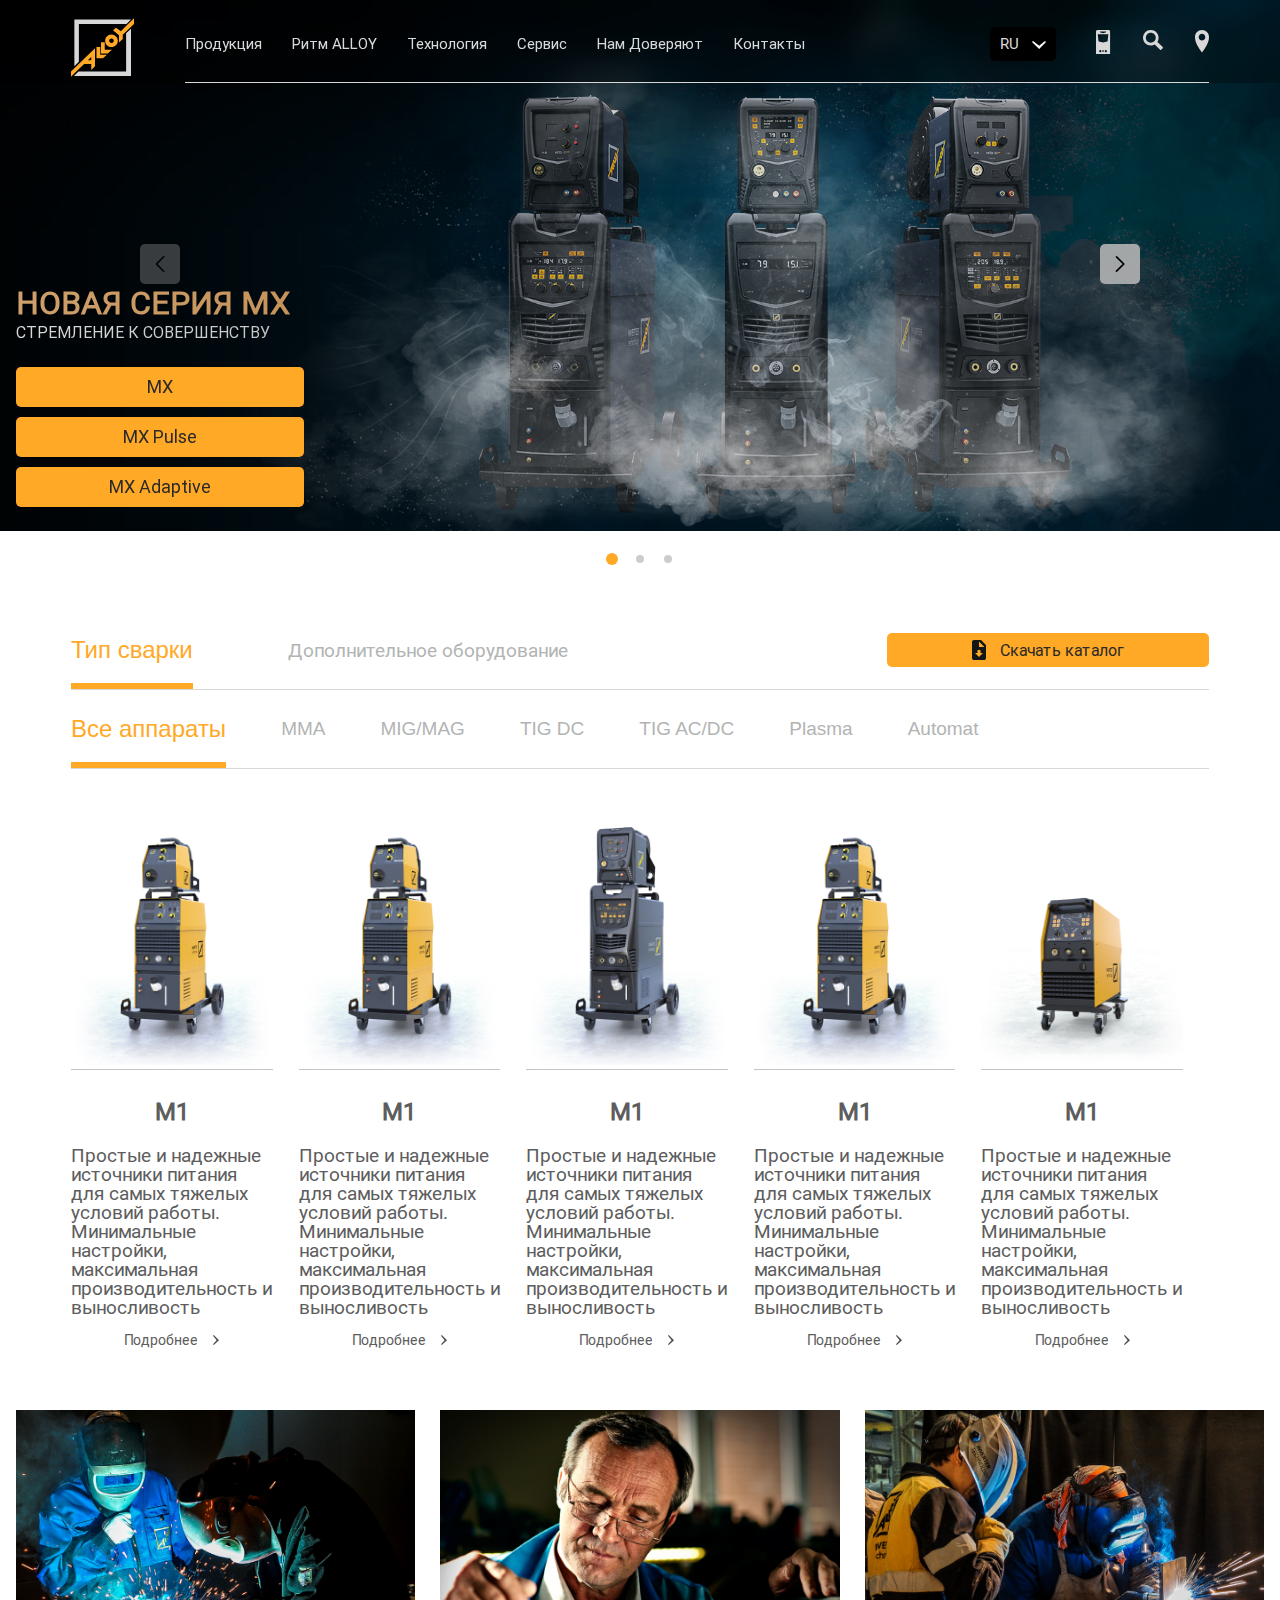
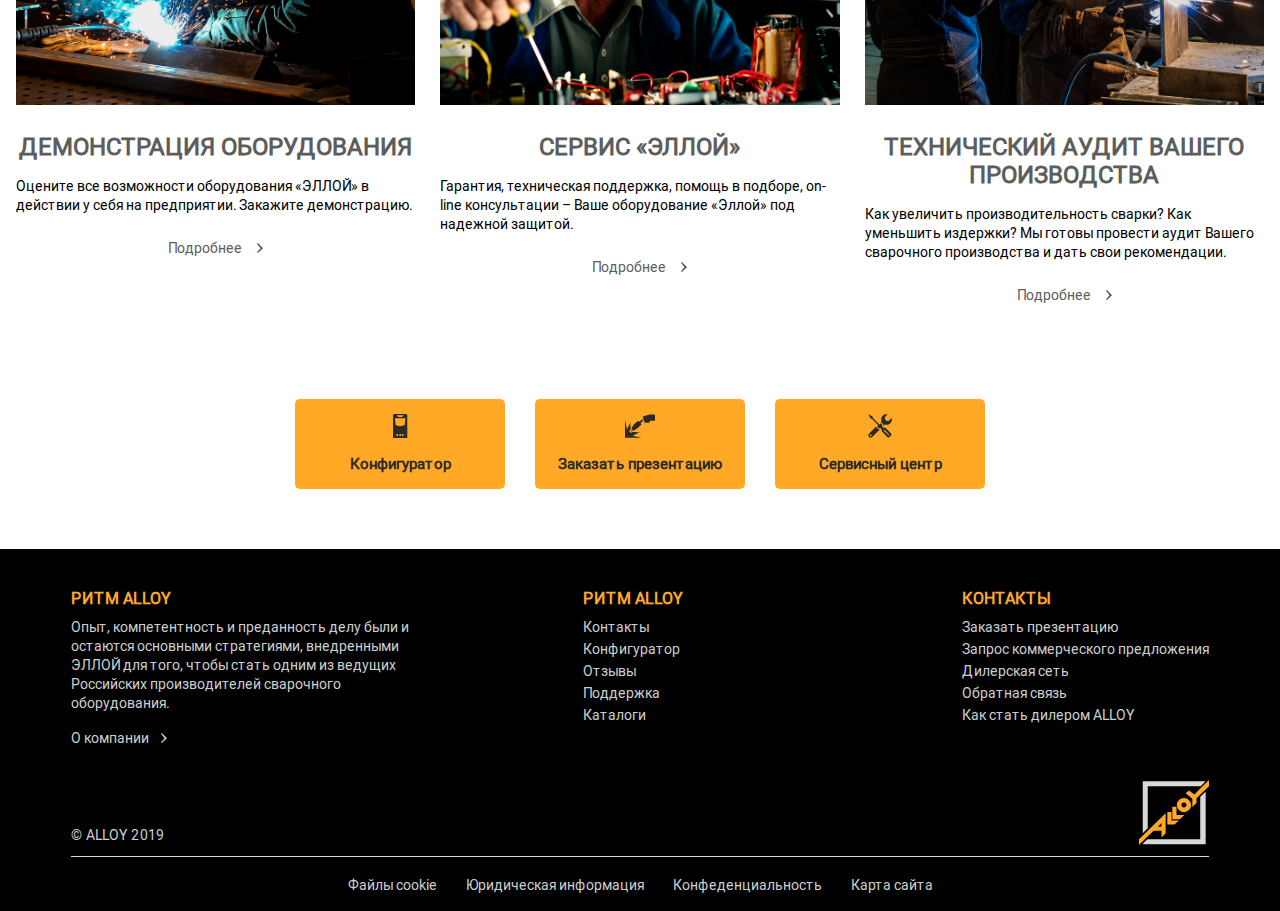
<file: index.html>
<!DOCTYPE html>
<html lang="en">
<head itemscope itemtype="http://schema.org/WPHeader">
    <meta http-equiv="Content-Type" content="text/html; charset=UTF-8" />
    <meta name="viewport" content="width=device-width, initial-scale=1.0" />
    <link rel="stylesheet" href="css/swiper.min.css" />
    <link rel="stylesheet" href="./css/main.css" />
    <title itemprop="headline">Alloy</title>
</head>
<body>

<div class="alloy-layout">

    <header class="alloy-header">
        <div class="alloy-container">
            <div class="alloy-header__wrapper">
                <div class="alloy-header__logo">
                    <img src="img/logo.svg" alt="">
                </div>
                <!--./alloy-header__logo -->
                <div class="alloy-header__nav-wrapper">
                    <div class="alloy-header__nav">
                        <ul>
                            <li>
                                <a href="#">Продукция</a>
                            </li>
                            <li>
                                <a href="./pages/rythm.html">Ритм ALLOY</a>
                            </li>
                            <li>
                                <a href="#">Технология</a>
                            </li>
                            <li>
                                <a href="#">Сервис</a>
                            </li>
                            <li>
                                <a href="#">Нам Доверяют</a>
                            </li>
                            <li>
                                <a href="#">Контакты</a>
                            </li>
                        </ul>
                    </div>
                    <!--./alloy-header__nav -->
                    <div class="alloy-header__action">
                        <div class="alloy-header__lang">
                            <span class="alloy-header__lang-main">ru</span>
                            <svg width="14" height="8" viewBox="0 0 14 8" fill="none" xmlns="http://www.w3.org/2000/svg">
                                <path d="M7.17073 8L14 1.04348L12.9756 0L7.17073 4.86957L1.02439 0L0 1.04348L7.17073 8Z" fill="white"/>
                            </svg>
                            <div class="alloy-header__lang-block">
                                <span>RU</span>
                                <span>EN</span>
                            </div>
                            <!--./alloy-header__lang-block -->

                        </div>
                        <!--./alloy-header__lang -->
                        <div class="alloy-header__action-wrapper">
                            <div class="alloy-header__device">
                                <a href="#">
                                    <svg width="15" height="24" viewBox="0 0 15 24" fill="none" xmlns="http://www.w3.org/2000/svg">
                                        <path fill-rule="evenodd" clip-rule="evenodd" d="M4.3022 20.1244C4.87109 20.1244 5.33331 20.5867 5.33331 21.1556C5.33331 21.7244 4.87109 22.1867 4.3022 22.1867C3.73331 22.1867 3.27109 21.7244 3.27109 21.1556C3.27109 20.5867 3.73331 20.1244 4.3022 20.1244ZM9.81331 20.1244C9.24442 20.1244 8.7822 20.5867 8.7822 21.1556C8.7822 21.7244 9.24442 22.1867 9.81331 22.1867C10.3822 22.1867 10.8444 21.7244 10.8444 21.1556C10.8444 20.5867 10.3822 20.1244 9.81331 20.1244ZM7.03997 20.1956C6.50664 20.1956 6.11553 20.6222 6.11553 21.12C6.11553 21.6533 6.5422 22.0444 7.03997 22.0444C7.53775 22.0444 7.96442 21.6178 7.96442 21.12C7.99997 20.6222 7.57331 20.1956 7.03997 20.1956ZM7.03997 1.38667H3.9822L4.15997 2.20444C4.19553 2.38222 4.3022 2.48889 4.47997 2.56L7.03997 3.34222L9.59998 2.56C9.77775 2.52444 9.88442 2.38222 9.91998 2.20444L10.0978 1.38667H7.03997V1.38667ZM1.56442 0C3.37775 0 5.22664 0 7.03997 0C8.85331 0 10.7022 0 12.5155 0C13.3689 0 14.08 0.711111 14.08 1.56444C14.08 8.92444 14.08 16.32 14.08 23.68C14.08 23.8578 13.9378 24 13.76 24H7.00442H0.248864C0.0710857 24 -0.0711365 23.8578 -0.0711365 23.68C-2.53607e-05 16.32 -2.53607e-05 8.96 -2.53607e-05 1.56444C-2.53607e-05 0.711111 0.711086 0 1.56442 0ZM7.03997 4.16H1.88442C1.84886 4.16 1.81331 4.16 1.77775 4.19556C1.7422 4.23111 1.7422 4.26667 1.7422 4.30222L2.48886 11.0933C2.52442 11.3067 2.66664 11.4489 2.84442 11.4844L7.07553 12.4444L7.03997 4.16ZM7.03997 4.16H12.2311C12.2666 4.16 12.3022 4.16 12.3378 4.19556C12.3733 4.23111 12.3733 4.26667 12.3733 4.30222L11.6266 11.0933C11.5911 11.3067 11.4489 11.4489 11.2711 11.4844L7.03997 12.4444" fill="#D8D8D9"/>
                                    </svg>
                                </a>
                            </div>
                            <!--./alloy-header__device -->
                            <div class="alloy-header__search">
                                <a href="#">
                                    <svg width="20" height="20" viewBox="0 0 20 20" fill="none" xmlns="http://www.w3.org/2000/svg">
                                        <path d="M4.25963 11.359C5.15213 12.2515 6.40974 12.8195 7.78905 12.8195C9.16836 12.8195 10.426 12.2515 11.3185 11.359C12.211 10.4665 12.7789 9.20893 12.7789 7.82961C12.7789 6.4503 12.211 5.1927 11.3185 4.3002C10.426 3.40771 9.16836 2.83976 7.78905 2.83976C6.40974 2.83976 5.15213 3.40771 4.25963 4.3002C3.36714 5.1927 2.79919 6.4503 2.79919 7.82961C2.79919 9.20893 3.36714 10.426 4.25963 11.359ZM7.78905 15.6187C5.63895 15.6187 3.69168 14.7262 2.27181 13.3469C0.892495 11.927 0 9.93915 0 7.78905C0 5.63895 0.892495 3.69168 2.27181 2.27181C3.69168 0.892495 5.63895 0 7.78905 0C9.93915 0 11.8864 0.892495 13.3063 2.27181C14.7262 3.69168 15.5781 5.63895 15.5781 7.78905C15.5781 9.29006 15.1724 10.6694 14.4422 11.8864L19.716 17.1197C20 17.4037 20 17.8905 19.716 18.1744L18.1339 19.7566C17.8499 20.0406 17.3631 20.0406 17.0791 19.7566L11.8053 14.5233C10.6288 15.213 9.24949 15.6187 7.78905 15.6187Z" fill="#D8D8D9"/>
                                    </svg>
                                </a>
                                <div class="alloy-header__search-block">
                                    <input type="text" placeholder="Search...">

                                    <svg viewBox="0 0 32 32" xmlns="http://www.w3.org/2000/svg"><defs><style>.cls-1{fill:none;stroke:#fff;stroke-linecap:round;stroke-linejoin:round;stroke-width:2px;}</style></defs><g id="cross"><line class="cls-1" x1="7" x2="25" y1="7" y2="25"/><line class="cls-1" x1="7" x2="25" y1="25" y2="7"/></g></svg>
                                </div>
                                <!--./alloy-header__search-block -->
                            </div>
                            <!--./alloy-header__search -->
                            <div class="alloy-header__geo">
                                <a href="#">
                                    <svg width="14" height="23" viewBox="0 0 14 23" fill="none" xmlns="http://www.w3.org/2000/svg">
                                        <path fill-rule="evenodd" clip-rule="evenodd" d="M7 10.466C5.16505 10.466 3.70388 8.97087 3.70388 7.1699C3.70388 5.33495 5.19903 3.87379 7 3.87379C8.83495 3.87379 10.2961 5.36893 10.2961 7.1699C10.2961 8.97087 8.83495 10.466 7 10.466ZM0 7C0 3.12621 3.12621 0 7 0C10.8738 0 14 3.12621 14 7C14 12.7427 10.3641 17.9078 7 22.4272C3.63592 17.9417 0 12.7427 0 7Z" fill="#D8D8D9"/>
                                    </svg>
                                </a>
                            </div>
                            <!--./alloy-header__geo -->
                        </div>
                        <!--./alloy-header__action-wrapper -->
                        <div class="alloy-header__toggler">
                            <button>
                                <svg class="alloy-icon alloy-open alloy-active" width="24" height="14" viewBox="0 0 24 14" fill="none" xmlns="http://www.w3.org/2000/svg">
                                    <rect width="24" height="2" fill="#FFA926"/>
                                    <rect y="6" width="24" height="2" fill="#FFA926"/>
                                    <rect y="12" width="24" height="2" fill="#FFA926"/>
                                </svg>
                                <svg class="alloy-icon alloy-close" viewBox="0 0 32 32" xmlns="http://www.w3.org/2000/svg"><defs><style>.cls-1{fill:none;stroke:#FFA926;stroke-linecap:round;stroke-linejoin:round;stroke-width:2px;}</style></defs><g id="cross"><line class="cls-1" x1="7" x2="25" y1="7" y2="25"/><line class="cls-1" x1="7" x2="25" y1="25" y2="7"/></g></svg>
                            </button>
                        </div>
                        <!--./alloy-header__toggler -->
                    </div>
                    <!--./alloy-header__action -->
                </div>
                <!--./alloy-header__nav-wrapper -->
            </div>
            <!--./alloy-header__wrapper -->
        </div>
        <!--./alloy-container -->
    </header>
    <!--./alloy-header -->
    <main class="alloy-main">
        <section class="alloy-first-screen">
            <div class="swiper alloy-main-slider">
                <div class="swiper-wrapper">
                    <div class="alloy-main-slider__slide swiper-slide">
                        <picture>
                            <source media="(min-width:768px)" srcset="img/main-slide-1-desktop.png">
                            <source media="(min-width:768px)" srcset="img/main-slide-1-mobile.png">
                            <img src="img/main-slide-1-mobile.png" alt="">
                        </picture>
                        <div class="alloy-container-full">
                            <div class="alloy-first-screen-content">
                                <h1 class="gradient-title">Новая серия mx</h1>
                                <p class="gradient-subtitle">Стремление к совершенству</p>
                                <a class="bck-btn-primary" href="#">MX</a>
                                <a class="bck-btn-primary" href="#">MX Pulse</a>
                                <a class="bck-btn-primary" href="#">MX Adaptive</a>
                            </div>
                            <!--./alloy-first-screen-content -->
                        </div>
                        <!--./alloy-container -->
                    </div>
                    <!--./alloy-main-slider__slide -->
                    <div class="alloy-main-slider__slide swiper-slide">
                        <picture>
                            <source media="(min-width:650px)" srcset="img/main-slide-1-desktop.png">
                            <source media="(min-width:465px)" srcset="img/main-slide-1-mobile.png">
                            <img src="img/main-slide-1-mobile.png" alt="Flowers" style="width:auto;">
                        </picture>
                        <div class="alloy-container-full">
                            <div class="alloy-first-screen-content">
                                <h1 class="gradient-title">Новая серия mx</h1>
                                <p class="gradient-subtitle">Стремление к совершенству</p>
                                <a class="bck-btn-primary" href="#">MX</a>
                                <a class="bck-btn-primary" href="#">MX Pulse</a>
                                <a class="bck-btn-primary" href="#">MX Adaptive</a>
                            </div>
                            <!--./alloy-first-screen-content -->
                        </div>
                        <!--./alloy-container -->
                    </div>
                    <!--./alloy-main-slider__slide -->
                    <div class="alloy-main-slider__slide swiper-slide">
                        <picture>
                            <source media="(min-width:650px)" srcset="img/main-slide-1-desktop.png">
                            <source media="(min-width:465px)" srcset="img/main-slide-1-mobile.png">
                            <img src="img/main-slide-1-mobile.png" alt="Flowers" style="width:auto;">
                        </picture>
                        <div class="alloy-container-full">
                            <div class="alloy-first-screen-content">
                                <h1 class="gradient-title">Новая серия mx</h1>
                                <p class="gradient-subtitle">Стремление к совершенству</p>
                                <a class="bck-btn-primary" href="#">MX</a>
                                <a class="bck-btn-primary" href="#">MX Pulse</a>
                                <a class="bck-btn-primary" href="#">MX Adaptive</a>
                            </div>
                            <!--./alloy-first-screen-content -->
                        </div>
                        <!--./alloy-container -->
                    </div>
                    <!--./alloy-main-slider__slide -->
                </div>
                <div class="swiper-pagination alloy-main-slider__pagination"></div>
                <div class="alloy-main-slider__arrows">
                    <div class="swiper-button-next alloy-main-slider__btn alloy-main-slider__next"></div>
                    <div class="swiper-button-prev alloy-main-slider__btn alloy-main-slider__prev"></div>
                </div>
                <!--./test -->

            </div>
        </section>
        <!--./alloy-first-screen -->
        <section class="alloy-devices">
            <div class="alloy-container">
                <div class="tab">
                    <ul class="tab-nav alloy-devices__tab-top">
                        <li class="tab-nav-item active"><a class="tab-nav-link alloy-devices__nav-link c-font-grey" href="#">Тип сварки</a></li>
                        <li class="tab-nav-item"><a class="tab-nav-link alloy-devices__nav-link c-font-grey" href="#">Дополнительное оборудование</a></li>
                        <li class="alloy-devices__nav-catalog alloy-devices__nav-catalog-desktop">
                            <a href="#">
                                <svg width="14" height="20" viewBox="0 0 14 20" fill="none" xmlns="http://www.w3.org/2000/svg">
                                    <path fill-rule="evenodd" clip-rule="evenodd" d="M7 10H5.48408V13.0045H3.03185L7 16.9955L10.9682 13.0045H8.51592V10H7ZM7 1.56951V7.04036H12.4395L7 1.56951ZM0 17.8924V2.10762C0 0.941704 0.936306 0 2.09554 0H9.00637L14 5.02242V17.8924C14 19.0583 13.0637 20 11.9045 20H2.09554C0.936306 20 0 19.0583 0 17.8924Z" fill="#141515"/>
                                </svg>
                                <span class="c-font-btn">Скачать каталог</span>
                            </a>
                        </li>
                    </ul>
                    <div class="tab-body">
                        <div class="tab-pane active">
                            <div class="tab">
                                <ul class="tab-nav alloy-devices__tab-nav-inner">
                                    <li class="tab-nav-item active"><a class="tab-nav-link alloy-devices__nav-link c-font-grey" href="#">Все аппараты</a></li>
                                    <li class="tab-nav-item"><a class="tab-nav-link alloy-devices__nav-link c-font-grey" href="#">MMA</a></li>
                                    <li class="tab-nav-item"><a class="tab-nav-link alloy-devices__nav-link c-font-grey" href="#">MIG/MAG</a></li>
                                    <li class="tab-nav-item"><a class="tab-nav-link alloy-devices__nav-link c-font-grey" href="#">TIG DC</a></li>
                                    <li class="tab-nav-item"><a class="tab-nav-link alloy-devices__nav-link c-font-grey" href="#">TIG AC/DC</a></li>
                                    <li class="tab-nav-item"><a class="tab-nav-link alloy-devices__nav-link c-font-grey" href="#">Plasma</a></li>
                                    <li class="tab-nav-item"><a class="tab-nav-link alloy-devices__nav-link c-font-grey" href="#">Automat</a></li>
                                </ul>
                                <div class="tab-body">
                                    <div class="tab-pane active">
                                        <div class="alloy-devices__blocks">
                                            <div class="alloy-devices__block">
                                                <div class="alloy-devices__block-img">
                                                    <img src="img/devices-1.png" alt="">
                                                </div>
                                                <!--./alloy-devices__block-img -->
                                                <div class="alloy-devices__block-content">
                                                    <div class="alloy-devices__content-title">
                                                        <h2 class="alloy-title c-font-black">M1</h2>
                                                    </div>
                                                    <!--./alloy-devices__content-title -->
                                                    <div class="alloy-devices__content-text">
                                                        <p class="alloy-font c-font-black">Простые и надежные источники питания для самых тяжелых условий работы. Минимальные настройки, максимальная производительность и выносливость</p>
                                                    </div>
                                                    <!--./alloy-devices__content-text -->
                                                    <div class="alloy-devices__content-link">
                                                        <a class="alloy-font c-font-black" href="#">Подробнее
                                                            <svg width="6" height="10" viewBox="0 0 6 10" fill="none" xmlns="http://www.w3.org/2000/svg">
                                                                <path d="M6 5.2L0.8 0L0 0.8L3.6 5.2L0 9.2L0.8 10L6 5.2Z" fill="#4E4E4D"/>
                                                            </svg>
                                                        </a>
                                                    </div>
                                                    <!--./alloy-devices__content-link -->
                                                </div>
                                                <!--./alloy-devices__block-content -->
                                            </div>
                                            <!--./alloy-devices__block -->
                                            <div class="alloy-devices__block">
                                                <div class="alloy-devices__block-img">
                                                    <img src="img/devices-1.png" alt="">
                                                </div>
                                                <!--./alloy-devices__block-img -->
                                                <div class="alloy-devices__block-content">
                                                    <div class="alloy-devices__content-title">
                                                        <h2 class="alloy-title c-font-black">M1</h2>
                                                    </div>
                                                    <!--./alloy-devices__content-title -->
                                                    <div class="alloy-devices__content-text">
                                                        <p class="alloy-font c-font-black">Простые и надежные источники питания для самых тяжелых условий работы. Минимальные настройки, максимальная производительность и выносливость</p>
                                                    </div>
                                                    <!--./alloy-devices__content-text -->
                                                    <div class="alloy-devices__content-link">
                                                        <a class="alloy-font c-font-black" href="#">Подробнее
                                                            <svg width="6" height="10" viewBox="0 0 6 10" fill="none" xmlns="http://www.w3.org/2000/svg">
                                                                <path d="M6 5.2L0.8 0L0 0.8L3.6 5.2L0 9.2L0.8 10L6 5.2Z" fill="#4E4E4D"/>
                                                            </svg>
                                                        </a>
                                                    </div>
                                                    <!--./alloy-devices__content-link -->
                                                </div>
                                                <!--./alloy-devices__block-content -->
                                            </div>
                                            <!--./alloy-devices__block -->
                                            <div class="alloy-devices__block">
                                                <div class="alloy-devices__block-img">
                                                    <img src="img/devices-2.png" alt="">
                                                </div>
                                                <!--./alloy-devices__block-img -->
                                                <div class="alloy-devices__block-content">
                                                    <div class="alloy-devices__content-title">
                                                        <h2 class="alloy-title c-font-black">M1</h2>
                                                    </div>
                                                    <!--./alloy-devices__content-title -->
                                                    <div class="alloy-devices__content-text">
                                                        <p class="alloy-font c-font-black">Простые и надежные источники питания для самых тяжелых условий работы. Минимальные настройки, максимальная производительность и выносливость</p>
                                                    </div>
                                                    <!--./alloy-devices__content-text -->
                                                    <div class="alloy-devices__content-link">
                                                        <a class="alloy-font c-font-black" href="#">Подробнее
                                                            <svg width="6" height="10" viewBox="0 0 6 10" fill="none" xmlns="http://www.w3.org/2000/svg">
                                                                <path d="M6 5.2L0.8 0L0 0.8L3.6 5.2L0 9.2L0.8 10L6 5.2Z" fill="#4E4E4D"/>
                                                            </svg>
                                                        </a>
                                                    </div>
                                                    <!--./alloy-devices__content-link -->
                                                </div>
                                                <!--./alloy-devices__block-content -->
                                            </div>
                                            <!--./alloy-devices__block -->
                                            <div class="alloy-devices__block">
                                                <div class="alloy-devices__block-img">
                                                    <img src="img/devices-1.png" alt="">
                                                </div>
                                                <!--./alloy-devices__block-img -->
                                                <div class="alloy-devices__block-content">
                                                    <div class="alloy-devices__content-title">
                                                        <h2 class="alloy-title c-font-black">M1</h2>
                                                    </div>
                                                    <!--./alloy-devices__content-title -->
                                                    <div class="alloy-devices__content-text">
                                                        <p class="alloy-font c-font-black">Простые и надежные источники питания для самых тяжелых условий работы. Минимальные настройки, максимальная производительность и выносливость</p>
                                                    </div>
                                                    <!--./alloy-devices__content-text -->
                                                    <div class="alloy-devices__content-link">
                                                        <a class="alloy-font c-font-black" href="#">Подробнее
                                                            <svg width="6" height="10" viewBox="0 0 6 10" fill="none" xmlns="http://www.w3.org/2000/svg">
                                                                <path d="M6 5.2L0.8 0L0 0.8L3.6 5.2L0 9.2L0.8 10L6 5.2Z" fill="#4E4E4D"/>
                                                            </svg>
                                                        </a>
                                                    </div>
                                                    <!--./alloy-devices__content-link -->
                                                </div>
                                                <!--./alloy-devices__block-content -->
                                            </div>
                                            <!--./alloy-devices__block -->
                                            <div class="alloy-devices__block">
                                                <div class="alloy-devices__block-img">
                                                    <img src="img/devices-3.png" alt="">
                                                </div>
                                                <!--./alloy-devices__block-img -->
                                                <div class="alloy-devices__block-content">
                                                    <div class="alloy-devices__content-title">
                                                        <h2 class="alloy-title c-font-black">M1</h2>
                                                    </div>
                                                    <!--./alloy-devices__content-title -->
                                                    <div class="alloy-devices__content-text">
                                                        <p class="alloy-font c-font-black">Простые и надежные источники питания для самых тяжелых условий работы. Минимальные настройки, максимальная производительность и выносливость</p>
                                                    </div>
                                                    <!--./alloy-devices__content-text -->
                                                    <div class="alloy-devices__content-link">
                                                        <a class="alloy-font c-font-black" href="#">Подробнее
                                                            <svg width="6" height="10" viewBox="0 0 6 10" fill="none" xmlns="http://www.w3.org/2000/svg">
                                                                <path d="M6 5.2L0.8 0L0 0.8L3.6 5.2L0 9.2L0.8 10L6 5.2Z" fill="#4E4E4D"/>
                                                            </svg>
                                                        </a>
                                                    </div>
                                                    <!--./alloy-devices__content-link -->
                                                </div>
                                                <!--./alloy-devices__block-content -->
                                            </div>
                                            <!--./alloy-devices__block -->
                                        </div>
                                        <!--./alloy-devices__blocks -->
                                    </div>
                                    <div class="tab-pane"><p class="alloy-font">какой-то контент1</p></div>
                                    <div class="tab-pane"><p class="alloy-font">какой-то контент2</p></div>
                                    <div class="tab-pane"><p class="alloy-font">какой-то контент3</p></div>
                                    <div class="tab-pane"><p class="alloy-font">какой-то контент4</p></div>
                                    <div class="tab-pane"><p class="alloy-font">какой-то контент5</p></div>
                                </div>
                            </div>
                        </div>
                        <div class="tab-pane">
                            <div class="alloy-devices__blocks">
                                <div class="alloy-devices__block">
                                    <div class="alloy-devices__block-img">
                                        <img src="img/devices-1.png" alt="">
                                    </div>
                                    <!--./alloy-devices__block-img -->
                                    <div class="alloy-devices__block-content">
                                        <div class="alloy-devices__content-title">
                                            <h2 class="alloy-title">M1</h2>
                                        </div>
                                        <!--./alloy-devices__content-title -->
                                        <div class="alloy-devices__content-text">
                                            <p class="alloy-font">Простые и надежные источники питания для самых тяжелых условий работы. Минимальные настройки, максимальная производительность и выносливость</p>
                                        </div>
                                        <!--./alloy-devices__content-text -->
                                        <div class="alloy-devices__content-link">
                                            <a class="alloy-font c-font-black" href="#">Подробнее
                                                <svg width="6" height="10" viewBox="0 0 6 10" fill="none" xmlns="http://www.w3.org/2000/svg">
                                                    <path d="M6 5.2L0.8 0L0 0.8L3.6 5.2L0 9.2L0.8 10L6 5.2Z" fill="#4E4E4D"/>
                                                </svg>
                                            </a>
                                        </div>
                                        <!--./alloy-devices__content-link -->
                                    </div>
                                    <!--./alloy-devices__block-content -->
                                </div>
                                <!--./alloy-devices__block -->
                                <div class="alloy-devices__block">
                                    <div class="alloy-devices__block-img">
                                        <img src="img/devices-1.png" alt="">
                                    </div>
                                    <!--./alloy-devices__block-img -->
                                    <div class="alloy-devices__block-content">
                                        <div class="alloy-devices__content-title">
                                            <h2 class="alloy-title">M1</h2>
                                        </div>
                                        <!--./alloy-devices__content-title -->
                                        <div class="alloy-devices__content-text">
                                            <p class="alloy-font">Простые и надежные источники питания для самых тяжелых условий работы. Минимальные настройки, максимальная производительность и выносливость</p>
                                        </div>
                                        <!--./alloy-devices__content-text -->
                                        <div class="alloy-devices__content-link">
                                            <a class="alloy-font c-font-black" href="#">Подробнее
                                                <svg width="6" height="10" viewBox="0 0 6 10" fill="none" xmlns="http://www.w3.org/2000/svg">
                                                    <path d="M6 5.2L0.8 0L0 0.8L3.6 5.2L0 9.2L0.8 10L6 5.2Z" fill="#4E4E4D"/>
                                                </svg>
                                            </a>
                                        </div>
                                        <!--./alloy-devices__content-link -->
                                    </div>
                                    <!--./alloy-devices__block-content -->
                                </div>
                                <!--./alloy-devices__block -->
                                <div class="alloy-devices__block">
                                    <div class="alloy-devices__block-img">
                                        <img src="img/devices-2.png" alt="">
                                    </div>
                                    <!--./alloy-devices__block-img -->
                                    <div class="alloy-devices__block-content">
                                        <div class="alloy-devices__content-title">
                                            <h2 class="alloy-title">M1</h2>
                                        </div>
                                        <!--./alloy-devices__content-title -->
                                        <div class="alloy-devices__content-text">
                                            <p class="alloy-font">Простые и надежные источники питания для самых тяжелых условий работы. Минимальные настройки, максимальная производительность и выносливость</p>
                                        </div>
                                        <!--./alloy-devices__content-text -->
                                        <div class="alloy-devices__content-link">
                                            <a class="alloy-font c-font-black" href="#">Подробнее
                                                <svg width="6" height="10" viewBox="0 0 6 10" fill="none" xmlns="http://www.w3.org/2000/svg">
                                                    <path d="M6 5.2L0.8 0L0 0.8L3.6 5.2L0 9.2L0.8 10L6 5.2Z" fill="#4E4E4D"/>
                                                </svg>
                                            </a>
                                        </div>
                                        <!--./alloy-devices__content-link -->
                                    </div>
                                    <!--./alloy-devices__block-content -->
                                </div>
                                <!--./alloy-devices__block -->
                                <div class="alloy-devices__block">
                                    <div class="alloy-devices__block-img">
                                        <img src="img/devices-1.png" alt="">
                                    </div>
                                    <!--./alloy-devices__block-img -->
                                    <div class="alloy-devices__block-content">
                                        <div class="alloy-devices__content-title">
                                            <h2 class="alloy-title">M1</h2>
                                        </div>
                                        <!--./alloy-devices__content-title -->
                                        <div class="alloy-devices__content-text">
                                            <p class="alloy-font">Простые и надежные источники питания для самых тяжелых условий работы. Минимальные настройки, максимальная производительность и выносливость</p>
                                        </div>
                                        <!--./alloy-devices__content-text -->
                                        <div class="alloy-devices__content-link">
                                            <a class="alloy-font c-font-black" href="#">Подробнее
                                                <svg width="6" height="10" viewBox="0 0 6 10" fill="none" xmlns="http://www.w3.org/2000/svg">
                                                    <path d="M6 5.2L0.8 0L0 0.8L3.6 5.2L0 9.2L0.8 10L6 5.2Z" fill="#4E4E4D"/>
                                                </svg>
                                            </a>
                                        </div>
                                        <!--./alloy-devices__content-link -->
                                    </div>
                                    <!--./alloy-devices__block-content -->
                                </div>
                                <!--./alloy-devices__block -->
                                <div class="alloy-devices__block">
                                    <div class="alloy-devices__block-img">
                                        <img src="img/devices-3.png" alt="">
                                    </div>
                                    <!--./alloy-devices__block-img -->
                                    <div class="alloy-devices__block-content">
                                        <div class="alloy-devices__content-title">
                                            <h2 class="alloy-title">M1</h2>
                                        </div>
                                        <!--./alloy-devices__content-title -->
                                        <div class="alloy-devices__content-text">
                                            <p class="alloy-font">Простые и надежные источники питания для самых тяжелых условий работы. Минимальные настройки, максимальная производительность и выносливость</p>
                                        </div>
                                        <!--./alloy-devices__content-text -->
                                        <div class="alloy-devices__content-link">
                                            <a class="alloy-font c-font-black" href="#">Подробнее
                                                <svg width="6" height="10" viewBox="0 0 6 10" fill="none" xmlns="http://www.w3.org/2000/svg">
                                                    <path d="M6 5.2L0.8 0L0 0.8L3.6 5.2L0 9.2L0.8 10L6 5.2Z" fill="#4E4E4D"/>
                                                </svg>
                                            </a>
                                        </div>
                                        <!--./alloy-devices__content-link -->
                                    </div>
                                    <!--./alloy-devices__block-content -->
                                </div>
                                <!--./alloy-devices__block -->
                            </div>
                            <!--./alloy-devices__blocks -->
                        </div>
                    </div>
                </div>
                <div class="alloy-devices__nav-catalog alloy-devices__nav-catalog-mobile">
                    <a href="#">
                        <svg width="14" height="20" viewBox="0 0 14 20" fill="none" xmlns="http://www.w3.org/2000/svg">
                            <path fill-rule="evenodd" clip-rule="evenodd" d="M7 10H5.48408V13.0045H3.03185L7 16.9955L10.9682 13.0045H8.51592V10H7ZM7 1.56951V7.04036H12.4395L7 1.56951ZM0 17.8924V2.10762C0 0.941704 0.936306 0 2.09554 0H9.00637L14 5.02242V17.8924C14 19.0583 13.0637 20 11.9045 20H2.09554C0.936306 20 0 19.0583 0 17.8924Z" fill="#141515"/>
                        </svg>
                        <span class="c-font-btn">Скачать каталог</span>
                    </a>
                </div>
            </div>
            <!--./alloy-container -->
            <script>
                // Tabs

            </script>
        </section>
        <!--./alloy-catalog -->
        
        <section class="alloy-offer">
            <div class="alloy-container-full">
                <div class="alloy-offer__wrapper">
                    <div class="alloy-offer__blocks">
                        <div class="alloy-offer__block">
                            <div class="alloy-offer__block-img">
                                <img src="img/offer-1.png" alt="">
                            </div>
                            <!--./alloy-offer__block-img -->
                            <div class="alloy-offer__block-content">
                                <div class="alloy-offer__content-title">
                                    <h2>ДЕМОНСТРАЦИЯ ОБОРУДОВАНИЯ</h2>
                                </div>
                                <!--./alloy-offer__content-title -->
                                <div class="alloy-offer__content-text">
                                    <p class="alloy-font">Оцените все возможности оборудования «ЭЛЛОЙ» в действии у себя на предприятии. Закажите демонстрацию.</p>
                                </div>
                                <!--./alloy-offer__content-text -->
                                <div class="alloy-offer__content-link">
                                    <a class="alloy-font c-font-black" href="#">Подробнее
                                        <svg width="6" height="10" viewBox="0 0 6 10" fill="none" xmlns="http://www.w3.org/2000/svg">
                                            <path d="M6 5.2L0.8 0L0 0.8L3.6 5.2L0 9.2L0.8 10L6 5.2Z" fill="#4E4E4D"/>
                                        </svg>
                                    </a>
                                </div>
                                <!--./alloy-offer__content-link -->
                            </div>
                            <!--./alloy-offer__block-content -->
                        </div>
                        <!--./alloy-offer__block -->
                        <div class="alloy-offer__block">
                            <div class="alloy-offer__block-img">
                                <img src="img/offer-2.png" alt="">
                            </div>
                            <!--./alloy-offer__block-img -->
                            <div class="alloy-offer__block-content">
                                <div class="alloy-offer__content-title">
                                    <h2>СЕРВИС «ЭЛЛОЙ»</h2>
                                </div>
                                <!--./alloy-offer__content-title -->
                                <div class="alloy-offer__content-text">
                                    <p class="alloy-font">Гарантия, техническая поддержка, помощь в подборе, on-line консультации – Ваше оборудование «Эллой» под надежной защитой.</p>
                                </div>
                                <!--./alloy-offer__content-text -->
                                <div class="alloy-offer__content-link">
                                    <a class="alloy-font c-font-black" href="#">Подробнее
                                        <svg width="6" height="10" viewBox="0 0 6 10" fill="none" xmlns="http://www.w3.org/2000/svg">
                                            <path d="M6 5.2L0.8 0L0 0.8L3.6 5.2L0 9.2L0.8 10L6 5.2Z" fill="#4E4E4D"/>
                                        </svg>
                                    </a>
                                </div>
                                <!--./alloy-offer__content-link -->
                            </div>
                            <!--./alloy-offer__block-content -->
                        </div>
                        <!--./alloy-offer__block -->
                        <div class="alloy-offer__block">
                            <div class="alloy-offer__block-img">
                                <img src="img/offer-3.png" alt="">
                            </div>
                            <!--./alloy-offer__block-img -->
                            <div class="alloy-offer__block-content">
                                <div class="alloy-offer__content-title">
                                    <h2>ТЕХНИЧЕСКИЙ АУДИТ ВАШЕГО ПРОИЗВОДСТВА</h2>
                                </div>
                                <!--./alloy-offer__content-title -->
                                <div class="alloy-offer__content-text">
                                    <p class="alloy-font">Как увеличить производительность сварки? Как уменьшить издержки? Мы готовы провести аудит Вашего сварочного производства и дать свои рекомендации.</p>
                                </div>
                                <!--./alloy-offer__content-text -->
                                <div class="alloy-offer__content-link">
                                    <a class="alloy-font c-font-black" href="#">Подробнее
                                        <svg width="6" height="10" viewBox="0 0 6 10" fill="none" xmlns="http://www.w3.org/2000/svg">
                                            <path d="M6 5.2L0.8 0L0 0.8L3.6 5.2L0 9.2L0.8 10L6 5.2Z" fill="#4E4E4D"/>
                                        </svg>
                                    </a>
                                </div>
                                <!--./alloy-offer__content-link -->
                            </div>
                            <!--./alloy-offer__block-content -->
                        </div>
                        <!--./alloy-offer__block -->
                    </div>
                    <!--./alloy-offer__blocks -->
                    <div class="alloy-offer__nav">
                        <a href="#">
                            <svg width="18" height="31" viewBox="0 0 18 31" fill="none" xmlns="http://www.w3.org/2000/svg">
                                <path fill-rule="evenodd" clip-rule="evenodd" d="M5.44186 25.9535C6.27907 25.9535 6.69767 26.3721 6.69767 27.2093C6.69767 28.0465 6.27907 28.4651 5.44186 28.4651C5.02326 28.4651 4.18605 28.0465 4.18605 27.2093C4.18605 26.3721 5.02326 25.9535 5.44186 25.9535ZM12.5581 25.9535C11.7209 25.9535 11.3023 26.3721 11.3023 27.2093C11.3023 28.0465 11.7209 28.4651 12.5581 28.4651C13.3953 28.4651 13.814 28.0465 13.814 27.2093C13.814 26.3721 13.3953 25.9535 12.5581 25.9535ZM9.2093 25.9535C8.37209 25.9535 7.95349 26.3721 7.95349 27.2093C7.95349 28.0465 8.37209 28.4651 9.2093 28.4651C10.0465 28.4651 10.4651 28.0465 10.4651 27.2093C10.4651 26.3721 9.62791 25.9535 9.2093 25.9535ZM9.2093 1.67442H5.02326L5.44186 2.93023C5.44186 3.34884 5.44186 3.34884 5.86047 3.34884L9.2093 4.18605L12.5581 3.34884C12.5581 3.34884 12.5581 2.93023 12.9767 2.93023L13.3953 1.67442H9.2093ZM2.09302 0C4.18605 0 6.69767 0 9.2093 0C11.7209 0 13.814 0 16.3256 0C17.5814 0 18.4186 0.837209 18.4186 2.09302C18.4186 11.7209 18.4186 20.9302 18.4186 30.5581C18.4186 30.9767 18.4186 30.9767 18 30.9767H9.2093H0.418605C0 30.9767 0 30.5581 0 30.5581C0 20.9302 0 11.7209 0 2.09302C0 0.837209 0.837209 0 2.09302 0ZM9.2093 5.44186H2.51163L3.34884 14.2326C3.34884 14.6512 3.76744 14.6512 3.76744 14.6512L9.2093 15.907V5.44186ZM9.2093 5.44186H15.907L15.0698 14.2326C15.0698 14.6512 14.6512 14.6512 14.6512 14.6512L9.2093 15.907" fill="#2D2A25"/>
                            </svg>
                            <span>Конфигуратор</span>
                        </a>
                        <a href="#">
                            <svg width="38" height="29" viewBox="0 0 38 29" fill="none" xmlns="http://www.w3.org/2000/svg">
                                <path fill-rule="evenodd" clip-rule="evenodd" d="M22.967 8.35165C22.5494 8.35165 22.1319 8.76923 21.7143 8.76923C21.2967 9.18681 20.8791 9.6044 20.4615 10.022L19.6264 10.8571L20.4615 11.6923C20.8791 12.1099 20.8791 12.5275 20.4615 12.9451L15.4506 17.5385L11.2747 20.044C10.8571 20.4615 10.4396 20.4615 10.022 20.044V19.6264L8.35165 21.2967C7.93407 21.7143 7.51648 21.7143 7.51648 21.2967C7.0989 20.8791 7.0989 20.4615 7.51648 20.4615L9.18681 18.7912L8.76923 18.3736C8.35165 17.956 8.35165 17.5385 8.35165 17.1209L10.8571 13.3626C10.8571 13.3626 10.8571 13.3626 10.8571 12.9451L15.8681 8.35165C16.2857 7.93407 16.7033 7.93407 17.1209 8.35165L17.956 9.18681L18.7912 8.35165C19.2088 7.93407 20.044 7.51648 20.4615 7.0989C20.8791 6.26374 21.2967 6.26374 22.1319 5.84615L22.967 8.35165ZM31.7363 7.93407L30.9011 10.022C30.9011 10.4396 30.4835 10.4396 30.0659 10.4396H25.8901C25.4725 10.4396 25.0549 10.022 24.6374 9.60439L22.5495 3.75824C22.5495 3.34066 22.5494 2.50549 22.967 2.50549L30.9011 0C30.9011 0 30.9011 0 31.3187 0H37.5824C37.5824 0 38 0.417582 38 0.835165V7.0989C38 7.51648 37.5824 7.93407 37.1648 7.93407H31.7363ZM0 7.0989L2.50549 18.7912L6.68132 10.022L7.0989 18.7912L6.26374 19.6264C5.42857 20.4615 5.42857 21.7143 6.26374 22.5495C7.0989 23.3846 8.35165 23.3846 9.18681 22.5495L9.60439 22.1319L18.3736 22.5495L9.60439 26.7253L21.2967 29.2308H0V7.0989Z" fill="#2D2A25"/>
                            </svg>
                            <span>Заказать презентацию</span>
                        </a>
                        <a href="#">
                            <svg width="30" height="30" viewBox="0 0 30 30" fill="none" xmlns="http://www.w3.org/2000/svg">
                                <path fill-rule="evenodd" clip-rule="evenodd" d="M4.1096 25.8906C3.69864 25.4797 2.87672 25.4797 2.46576 25.8906C2.0548 26.3016 2.0548 27.1235 2.46576 27.5345C2.87672 27.9454 3.69864 27.9454 4.1096 27.5345C4.52056 27.1235 4.52056 26.3016 4.1096 25.8906ZM9.86302 16.0276L1.23289 24.6577C8.34465e-06 25.8906 8.34465e-06 27.5345 1.23289 28.7673C2.46576 30.0002 4.52056 30.0002 5.34247 28.7673L15.2055 18.9043C14.7945 18.4934 14.3836 18.4934 13.9726 18.9043L13.1507 19.3153L9.86302 16.0276ZM19.726 20.1372C20.137 19.7262 20.548 19.7262 20.9589 20.1372L26.7123 25.8906C27.1233 26.3016 27.1233 26.7125 26.7123 26.7125C26.3014 27.1235 25.8904 27.1235 25.8904 26.7125L19.726 20.9591C19.726 20.5482 19.726 20.1372 19.726 20.1372ZM0.410967 0.411164L2.87672 4.93171L4.1096 6.16459L4.52056 5.75363L12.7397 13.9728L11.5069 16.0276L13.5617 18.0824C14.3836 17.2605 15.6164 17.6714 16.4384 18.4934C17.2603 19.3153 17.2603 20.5482 16.8493 21.3701L25.0685 29.5892C25.8904 29.5892 27.1233 29.1783 27.9452 27.9454C28.7671 27.1235 29.5891 25.8906 29.5891 25.0687L21.3699 16.8495C20.548 17.2605 19.3151 17.2605 18.4932 16.4386C17.6712 15.6166 17.2603 14.3838 17.6712 13.1509L16.0274 11.5071L14.3836 13.1509L6.16439 4.93171V4.10979L4.93152 2.87692L0.410967 0.411164ZM24.6575 0.411164C22.6027 0.0002051 20.137 0.411164 18.4932 2.055C16.4384 4.10979 16.0274 6.57555 16.8493 9.0413L16.0274 9.86322L19.3151 13.1509L18.9041 13.9728C18.4932 14.3838 18.9041 14.7947 18.9041 15.2057L20.9589 13.1509C23.4247 13.9728 25.8904 13.5618 27.9452 11.5071C29.5891 9.86322 30.411 7.39747 29.5891 4.93171L25.4795 9.0413L21.7808 7.80842L20.9589 4.10979L24.6575 0.411164Z" fill="#2D2A25"/>
                            </svg>
                            <span>Сервисный центр</span>
                        </a>
                    </div>
                    <!--./alloy-offer__nav -->
                </div>
                <!--./alloy-offer__wrapper -->
            </div>
            <!--./alloy-container -->
        </section>
        <!--./alloy-offer -->
    </main>
    <!--./alloy-main -->
    <footer class="alloy-footer">
            <div class="alloy-container">
                <div class="alloy-footer__wrapper">
                    <div class="alloy-footer__info">
                        <div class="alloy-footer__title">
                            <h3>РИТМ ALLOY</h3>
                        </div>
                        <!--./alloy-footer__title -->
                        <div class="alloy-footer__text">
                            <p>Опыт, компетентность и преданность делу были и остаются основными стратегиями, внедренными ЭЛЛОЙ для того, чтобы стать одним из ведущих Российских произво­дителей сварочного оборудования.</p>
                        </div>
                        <!--./alloy-footer__text -->
                        <div class="alloy-footer__link">
                            <a href="#">
                                <span>О компании</span>
                                <svg width="6" height="10" viewBox="0 0 6 10" fill="none" xmlns="http://www.w3.org/2000/svg">
                                    <path d="M6 5.2L0.8 0L0 0.8L3.6 5.2L0 9.2L0.8 10L6 5.2Z" fill="#CDCFCE"/>
                                </svg>
                            </a>
                        </div>
                        <!--./alloy-footer__link -->
                    </div>
                    <!--./alloy-footer__info -->
                    <div class="alloy-footer__nav">
                        <div class="alloy-footer__nav-block">
                            <div class="alloy-footer__title">
                                <h3>РИТМ ALLOY</h3>
                            </div>
                            <!--./alloy-footer__title -->
                            <ul>
                                <li><a href="#">Контакты</a></li>
                                <li><a href="#">Конфигуратор</a></li>
                                <li><a href="#">Отзывы</a></li>
                                <li><a href="#">Поддержка</a></li>
                                <li><a href="#">Каталоги</a></li>
                            </ul>
                        </div>
                        <!--./alloy-footer__nav-block -->
                        <div class="alloy-footer__nav-block">
                            <div class="alloy-footer__title">
                                <h3>КОНТАКТЫ</h3>
                            </div>
                            <!--./alloy-footer__title -->
                            <ul>
                                <li><a href="#">Заказать презентацию</a></li>
                                <li><a href="#">Запрос коммерческого предложения</a></li>
                                <li><a href="#">Дилерская сеть</a></li>
                                <li><a href="#">Обратная связь</a></li>
                                <li><a href="#">Как стать дилером ALLOY</a></li>
                            </ul>
                        </div>
                        <!--./alloy-footer__nav-block -->
                    </div>
                    <!--./alloy-footer__nav -->
                </div>
                <!--./alloy-footer__wrapper -->
                <div class="alloy-footer__copyright">
                    <div class="alloy-footer__copyright-top">
                        <p>© ALLOY 2019</p>
                        <img src="img/logo.svg" alt="">
                    </div>
                    <!--./alloy-footer__copyright-top -->
                    <div class="alloy-footer__copyright-bottom">
                        <a href="#">Файлы cookie</a>
                        <a href="#">Юридическая информация</a>
                        <a href="#">Конфеденциальность</a>
                        <a href="#">Карта сайта</a>
                    </div>
                    <!--./alloy-footer__copyright-bottom -->
                </div>
                <!--./alloy-footer__copyright -->
            </div>
            <!--./alloy-container -->
        </footer>
        <!--./alloy-footer -->
</div>

<script src="js/jquery.js"></script>
<script src="js/swiper.js"></script>
<script src="js/main.js"></script>
<script src="js/main-page-scripts.js"></script>

</body>
</html>
</file>
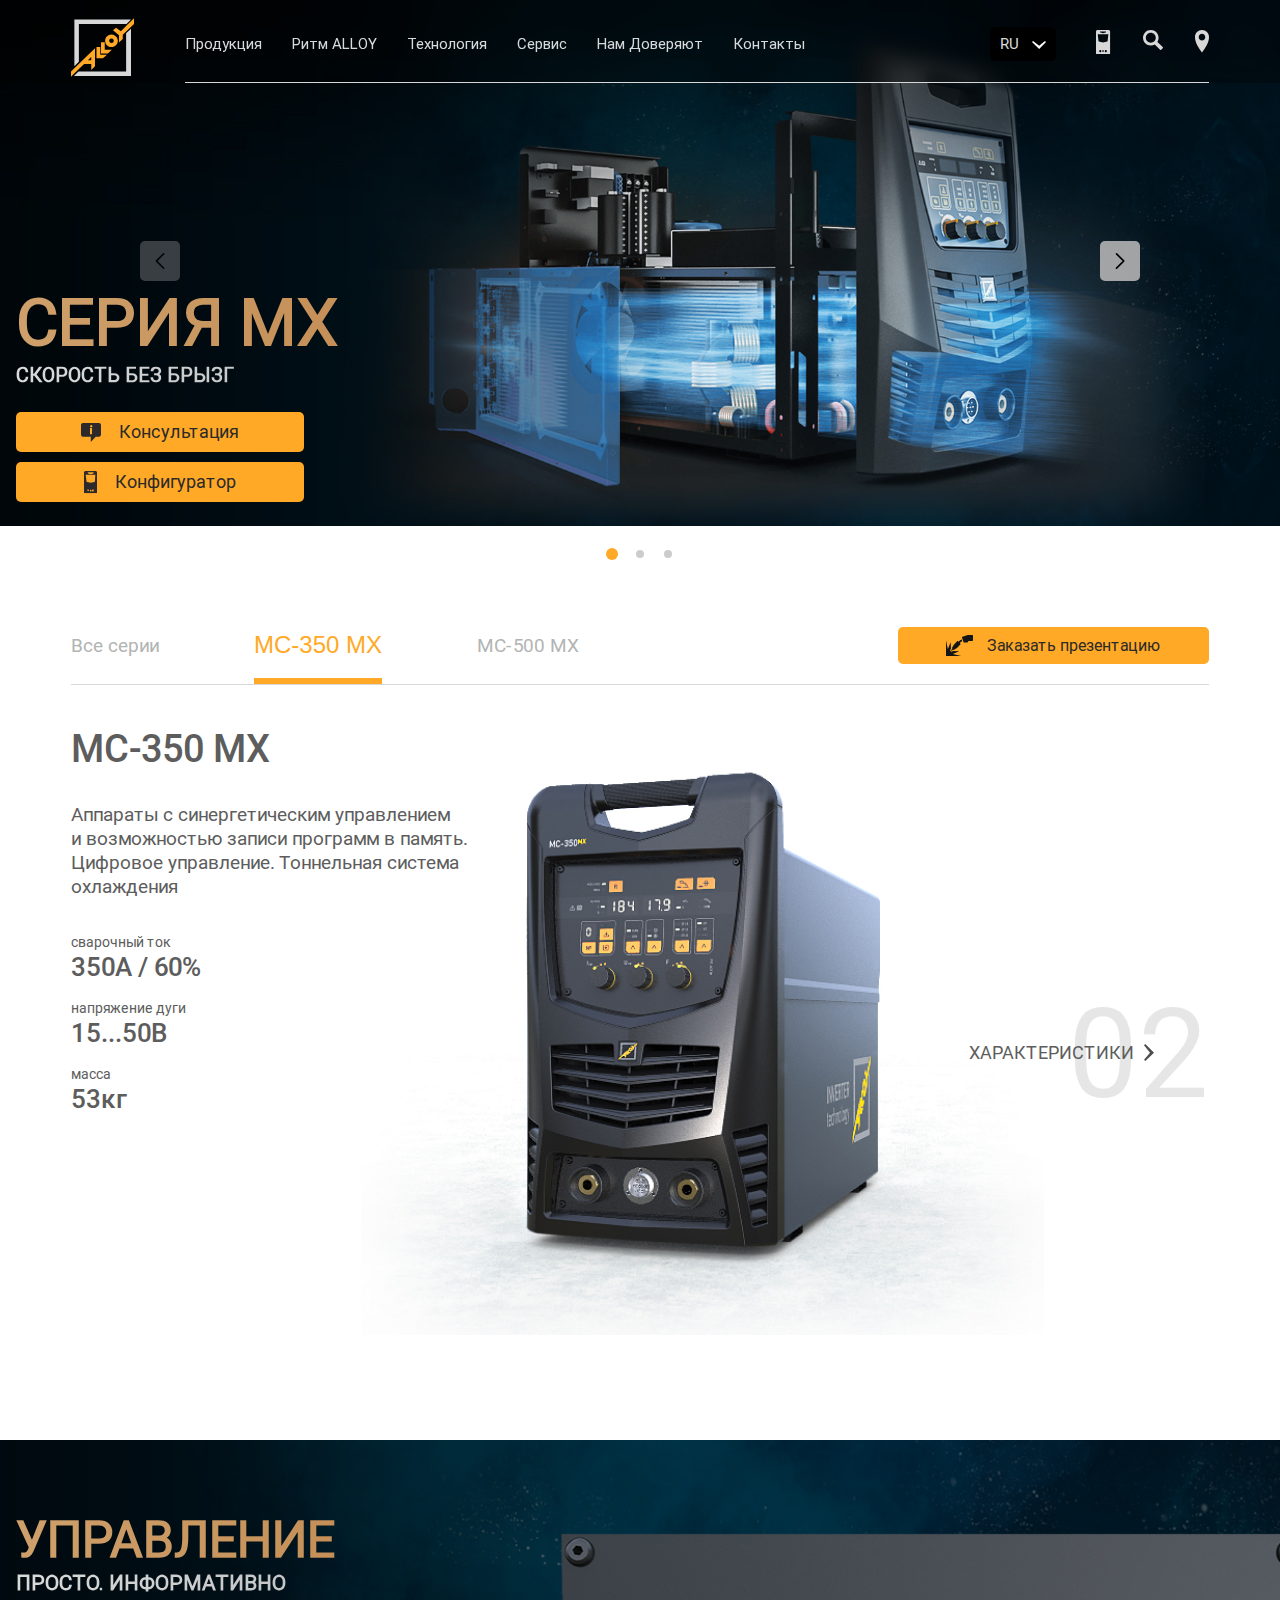
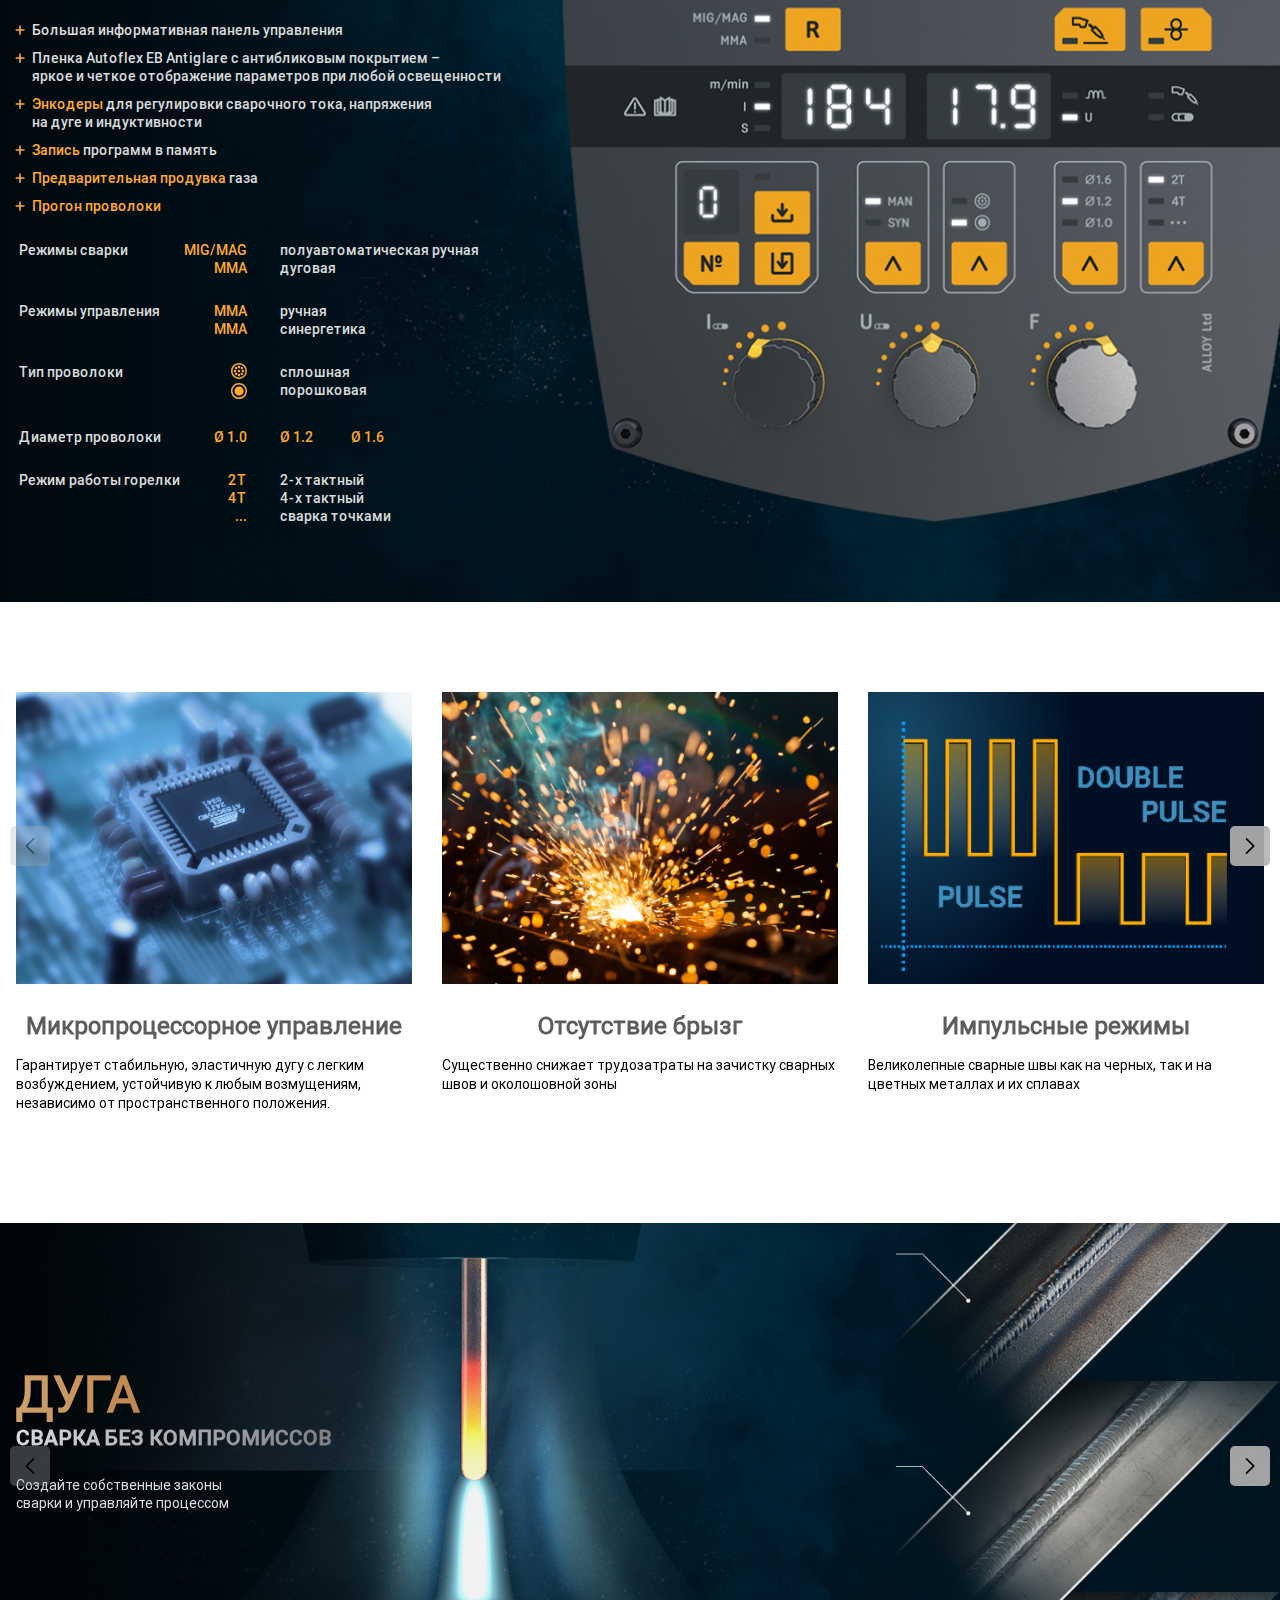
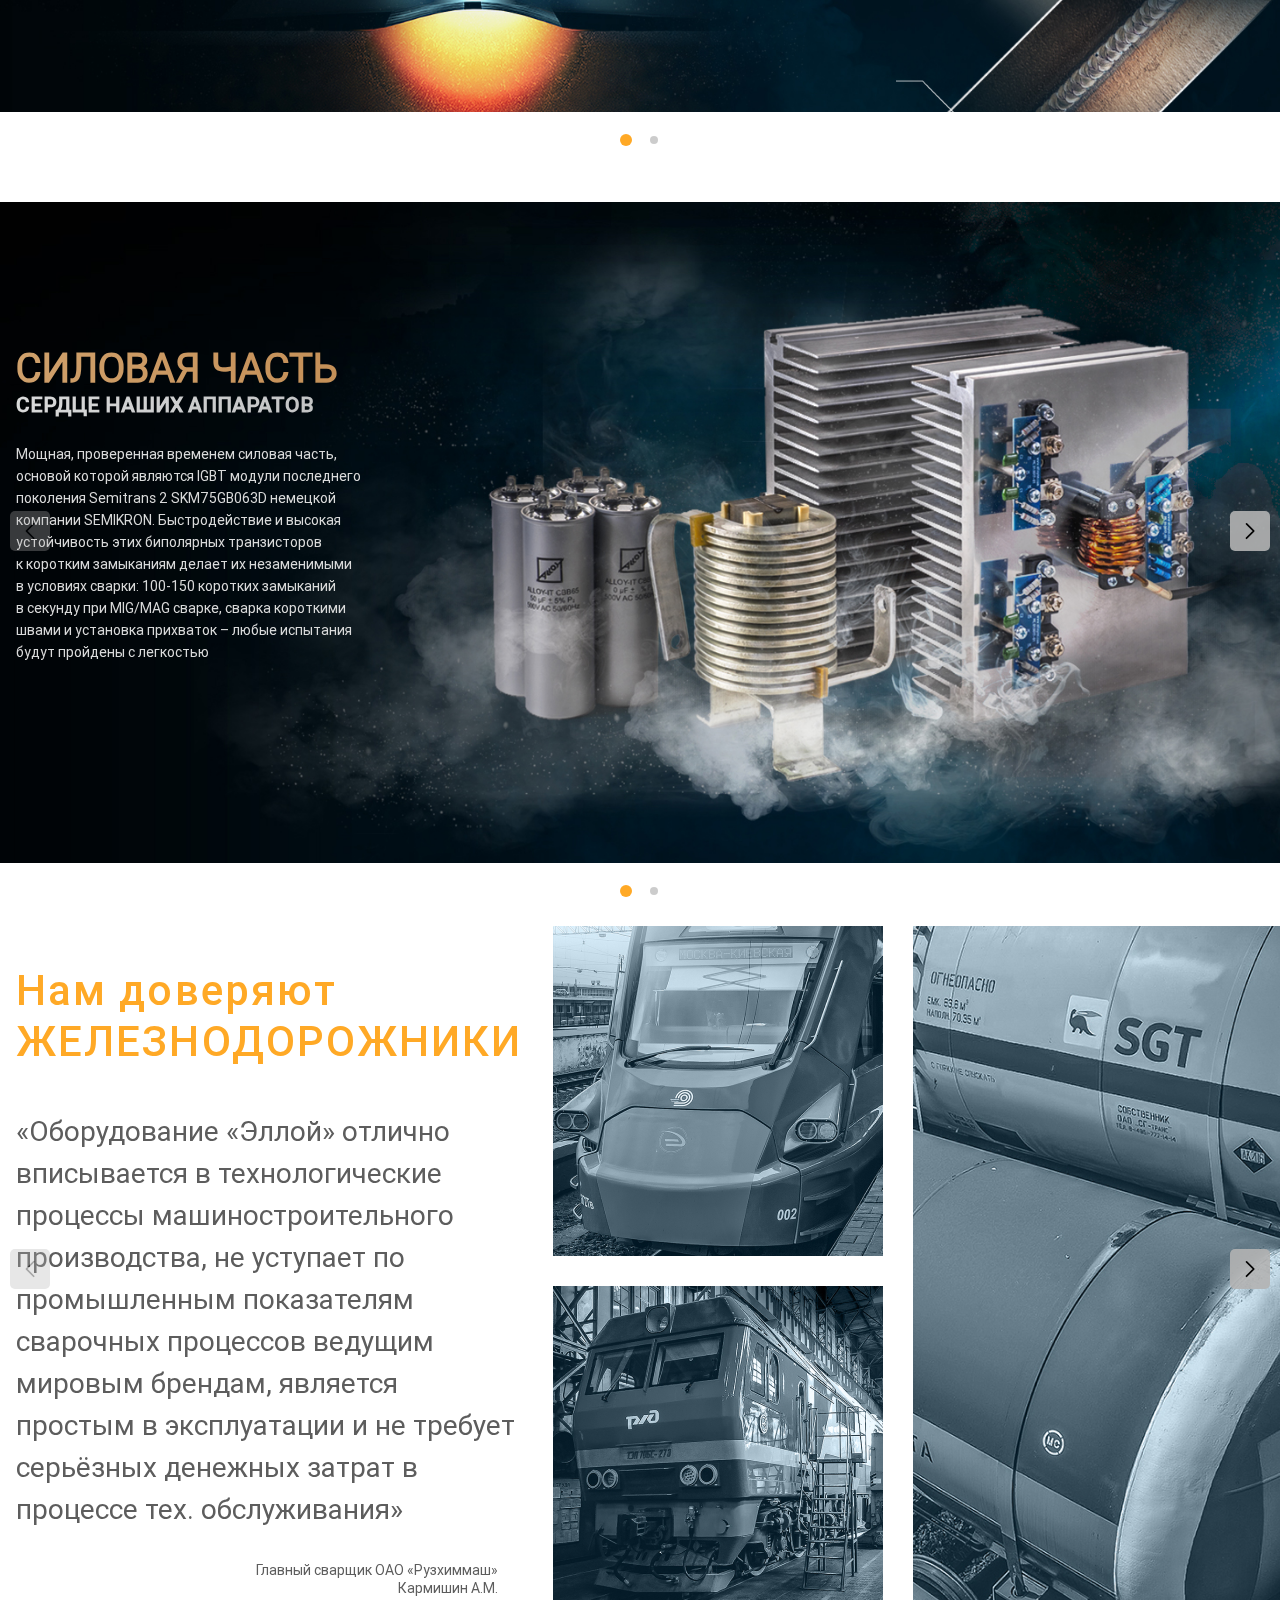
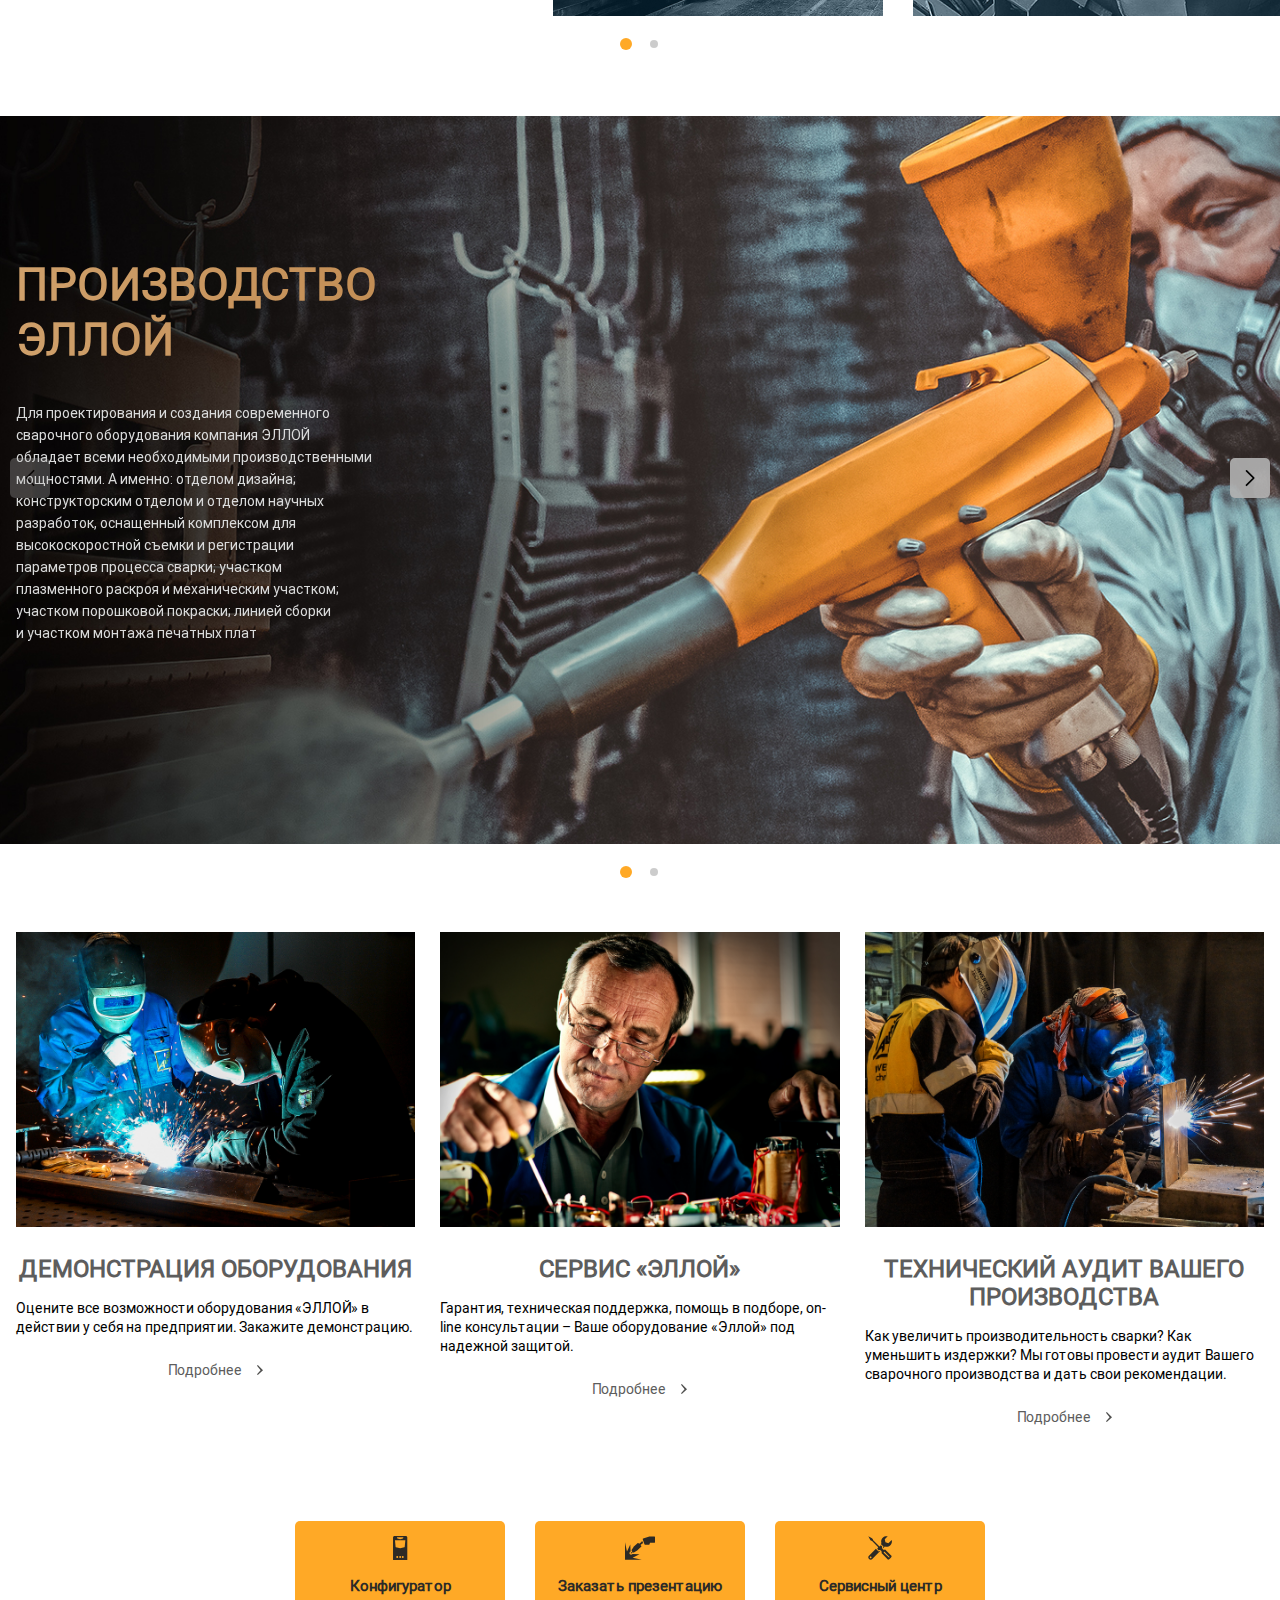
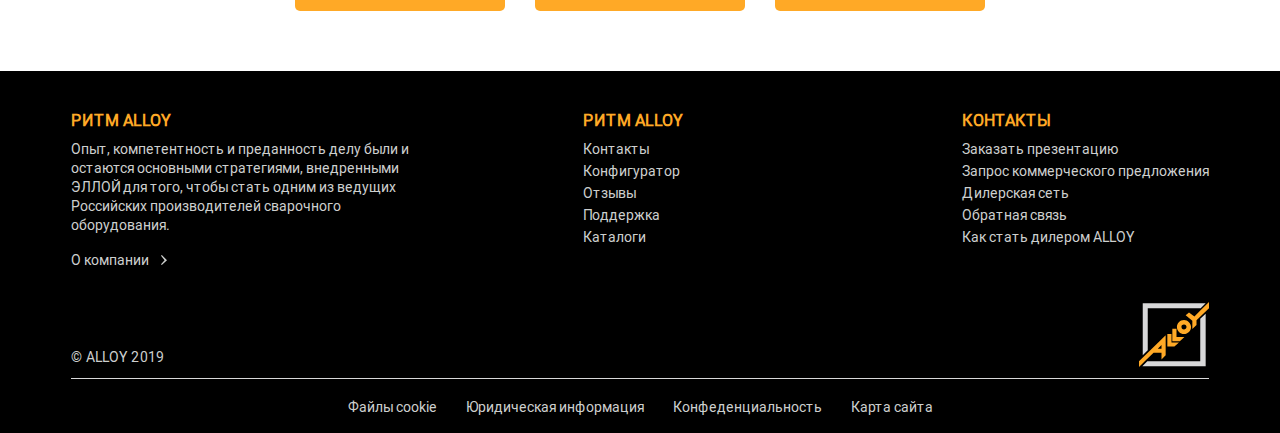
<file: pages/products.html>
<!DOCTYPE html>
<html lang="en">
  <head itemscope itemtype="http://schema.org/WPHeader">
    <meta http-equiv="Content-Type" content="text/html; charset=UTF-8" />
    <meta name="viewport" content="width=device-width, initial-scale=1.0" />
    <link rel="stylesheet" href="../css/swiper.min.css" />
    <link rel="stylesheet" href="../css/main.css" />
    <title itemprop="headline">Products</title>
  </head>
  <body>
    <div class="alloy-layout">
      <header class="alloy-header">
        <div class="alloy-container">
          <div class="alloy-header__wrapper">
            <div class="alloy-header__logo">
              <img src="../img/logo.svg" alt="" />
            </div>
            <!--./alloy-header__logo -->
            <div class="alloy-header__nav-wrapper">
              <div class="alloy-header__nav">
                <ul>
                  <li>
                    <a href="#">Продукция</a>
                  </li>
                  <li>
                    <a href="./pages/rythm.html">Ритм ALLOY</a>
                  </li>
                  <li>
                    <a href="#">Технология</a>
                  </li>
                  <li>
                    <a href="#">Сервис</a>
                  </li>
                  <li>
                    <a href="#">Нам Доверяют</a>
                  </li>
                  <li>
                    <a href="#">Контакты</a>
                  </li>
                </ul>
              </div>
              <!--./alloy-header__nav -->
              <div class="alloy-header__action">
                <div class="alloy-header__lang">
                  <span class="alloy-header__lang-main">ru</span>
                  <svg
                    width="14"
                    height="8"
                    viewBox="0 0 14 8"
                    fill="none"
                    xmlns="http://www.w3.org/2000/svg"
                  >
                    <path
                      d="M7.17073 8L14 1.04348L12.9756 0L7.17073 4.86957L1.02439 0L0 1.04348L7.17073 8Z"
                      fill="white"
                    />
                  </svg>
                  <div class="alloy-header__lang-block">
                    <span>RU</span>
                    <span>EN</span>
                  </div>
                  <!--./alloy-header__lang-block -->
                </div>
                <!--./alloy-header__lang -->
                <div class="alloy-header__action-wrapper">
                  <div class="alloy-header__device">
                    <a href="#">
                      <svg
                        width="15"
                        height="24"
                        viewBox="0 0 15 24"
                        fill="none"
                        xmlns="http://www.w3.org/2000/svg"
                      >
                        <path
                          fill-rule="evenodd"
                          clip-rule="evenodd"
                          d="M4.3022 20.1244C4.87109 20.1244 5.33331 20.5867 5.33331 21.1556C5.33331 21.7244 4.87109 22.1867 4.3022 22.1867C3.73331 22.1867 3.27109 21.7244 3.27109 21.1556C3.27109 20.5867 3.73331 20.1244 4.3022 20.1244ZM9.81331 20.1244C9.24442 20.1244 8.7822 20.5867 8.7822 21.1556C8.7822 21.7244 9.24442 22.1867 9.81331 22.1867C10.3822 22.1867 10.8444 21.7244 10.8444 21.1556C10.8444 20.5867 10.3822 20.1244 9.81331 20.1244ZM7.03997 20.1956C6.50664 20.1956 6.11553 20.6222 6.11553 21.12C6.11553 21.6533 6.5422 22.0444 7.03997 22.0444C7.53775 22.0444 7.96442 21.6178 7.96442 21.12C7.99997 20.6222 7.57331 20.1956 7.03997 20.1956ZM7.03997 1.38667H3.9822L4.15997 2.20444C4.19553 2.38222 4.3022 2.48889 4.47997 2.56L7.03997 3.34222L9.59998 2.56C9.77775 2.52444 9.88442 2.38222 9.91998 2.20444L10.0978 1.38667H7.03997V1.38667ZM1.56442 0C3.37775 0 5.22664 0 7.03997 0C8.85331 0 10.7022 0 12.5155 0C13.3689 0 14.08 0.711111 14.08 1.56444C14.08 8.92444 14.08 16.32 14.08 23.68C14.08 23.8578 13.9378 24 13.76 24H7.00442H0.248864C0.0710857 24 -0.0711365 23.8578 -0.0711365 23.68C-2.53607e-05 16.32 -2.53607e-05 8.96 -2.53607e-05 1.56444C-2.53607e-05 0.711111 0.711086 0 1.56442 0ZM7.03997 4.16H1.88442C1.84886 4.16 1.81331 4.16 1.77775 4.19556C1.7422 4.23111 1.7422 4.26667 1.7422 4.30222L2.48886 11.0933C2.52442 11.3067 2.66664 11.4489 2.84442 11.4844L7.07553 12.4444L7.03997 4.16ZM7.03997 4.16H12.2311C12.2666 4.16 12.3022 4.16 12.3378 4.19556C12.3733 4.23111 12.3733 4.26667 12.3733 4.30222L11.6266 11.0933C11.5911 11.3067 11.4489 11.4489 11.2711 11.4844L7.03997 12.4444"
                          fill="#D8D8D9"
                        />
                      </svg>
                    </a>
                  </div>
                  <!--./alloy-header__device -->
                  <div class="alloy-header__search">
                    <a href="#">
                      <svg
                        width="20"
                        height="20"
                        viewBox="0 0 20 20"
                        fill="none"
                        xmlns="http://www.w3.org/2000/svg"
                      >
                        <path
                          d="M4.25963 11.359C5.15213 12.2515 6.40974 12.8195 7.78905 12.8195C9.16836 12.8195 10.426 12.2515 11.3185 11.359C12.211 10.4665 12.7789 9.20893 12.7789 7.82961C12.7789 6.4503 12.211 5.1927 11.3185 4.3002C10.426 3.40771 9.16836 2.83976 7.78905 2.83976C6.40974 2.83976 5.15213 3.40771 4.25963 4.3002C3.36714 5.1927 2.79919 6.4503 2.79919 7.82961C2.79919 9.20893 3.36714 10.426 4.25963 11.359ZM7.78905 15.6187C5.63895 15.6187 3.69168 14.7262 2.27181 13.3469C0.892495 11.927 0 9.93915 0 7.78905C0 5.63895 0.892495 3.69168 2.27181 2.27181C3.69168 0.892495 5.63895 0 7.78905 0C9.93915 0 11.8864 0.892495 13.3063 2.27181C14.7262 3.69168 15.5781 5.63895 15.5781 7.78905C15.5781 9.29006 15.1724 10.6694 14.4422 11.8864L19.716 17.1197C20 17.4037 20 17.8905 19.716 18.1744L18.1339 19.7566C17.8499 20.0406 17.3631 20.0406 17.0791 19.7566L11.8053 14.5233C10.6288 15.213 9.24949 15.6187 7.78905 15.6187Z"
                          fill="#D8D8D9"
                        />
                      </svg>
                    </a>
                    <div class="alloy-header__search-block">
                      <input type="text" placeholder="Search..." />

                      <svg
                        viewBox="0 0 32 32"
                        xmlns="http://www.w3.org/2000/svg"
                      >
                        <defs>
                          <style>
                            .cls-1 {
                              fill: none;
                              stroke: #fff;
                              stroke-linecap: round;
                              stroke-linejoin: round;
                              stroke-width: 2px;
                            }
                          </style>
                        </defs>
                        <g id="cross">
                          <line class="cls-1" x1="7" x2="25" y1="7" y2="25" />
                          <line class="cls-1" x1="7" x2="25" y1="25" y2="7" />
                        </g>
                      </svg>
                    </div>
                    <!--./alloy-header__search-block -->
                  </div>
                  <!--./alloy-header__search -->
                  <div class="alloy-header__geo">
                    <a href="#">
                      <svg
                        width="14"
                        height="23"
                        viewBox="0 0 14 23"
                        fill="none"
                        xmlns="http://www.w3.org/2000/svg"
                      >
                        <path
                          fill-rule="evenodd"
                          clip-rule="evenodd"
                          d="M7 10.466C5.16505 10.466 3.70388 8.97087 3.70388 7.1699C3.70388 5.33495 5.19903 3.87379 7 3.87379C8.83495 3.87379 10.2961 5.36893 10.2961 7.1699C10.2961 8.97087 8.83495 10.466 7 10.466ZM0 7C0 3.12621 3.12621 0 7 0C10.8738 0 14 3.12621 14 7C14 12.7427 10.3641 17.9078 7 22.4272C3.63592 17.9417 0 12.7427 0 7Z"
                          fill="#D8D8D9"
                        />
                      </svg>
                    </a>
                  </div>
                  <!--./alloy-header__geo -->
                </div>
                <!--./alloy-header__action-wrapper -->
                <div class="alloy-header__toggler">
                  <button>
                    <svg
                      class="alloy-icon alloy-open alloy-active"
                      width="24"
                      height="14"
                      viewBox="0 0 24 14"
                      fill="none"
                      xmlns="http://www.w3.org/2000/svg"
                    >
                      <rect width="24" height="2" fill="#FFA926" />
                      <rect y="6" width="24" height="2" fill="#FFA926" />
                      <rect y="12" width="24" height="2" fill="#FFA926" />
                    </svg>
                    <svg
                      class="alloy-icon alloy-close"
                      viewBox="0 0 32 32"
                      xmlns="http://www.w3.org/2000/svg"
                    >
                      <defs>
                        <style>
                          .cls-1 {
                            fill: none;
                            stroke: #ffa926;
                            stroke-linecap: round;
                            stroke-linejoin: round;
                            stroke-width: 2px;
                          }
                        </style>
                      </defs>
                      <g id="cross">
                        <line class="cls-1" x1="7" x2="25" y1="7" y2="25" />
                        <line class="cls-1" x1="7" x2="25" y1="25" y2="7" />
                      </g>
                    </svg>
                  </button>
                </div>
                <!--./alloy-header__toggler -->
              </div>
              <!--./alloy-header__action -->
            </div>
            <!--./alloy-header__nav-wrapper -->
          </div>
          <!--./alloy-header__wrapper -->
        </div>
        <!--./alloy-container -->
      </header>
      <!--./alloy-header -->
      <main class="alloy-main">
        <section class="alloy-first-screen alloy-product-screen">
          <div class="swiper alloy-main-slider">
            <div class="swiper-wrapper">
              <div class="alloy-main-slider__slide swiper-slide">
                <picture>
                  <source
                    media="(min-width:768px)"
                    srcset="../img/products/screen.jpg"
                  />
                  <source
                    media="(min-width:768px)"
                    srcset="../img/products/screen.jpg"
                  />
                  <img src="../img/products/screen.jpg" alt="" />
                </picture>
                <div class="alloy-container-full">
                  <div class="alloy-first-screen-content">
                    <h1 class="gradient-title">серия МХ</h1>
                    <h2 class="gradient-subtitle">скорость без брызг</h2>
                    <a class="bck-btn-primary alloy-products-btn" href="#">
                      <svg
                        width="20"
                        height="19"
                        viewBox="0 0 20 19"
                        fill="none"
                        xmlns="http://www.w3.org/2000/svg"
                      >
                        <path
                          fill-rule="evenodd"
                          clip-rule="evenodd"
                          d="M8.97959 3.30435C8.97959 2.8913 8.97959 2.8913 9.38775 2.47826C9.38775 2.47826 9.79592 2.06522 10.2041 2.06522C10.6122 2.06522 10.6122 2.06522 11.0204 2.47826C11.0204 2.47826 11.4286 2.8913 11.4286 3.30435C11.4286 3.71739 11.4286 3.71739 11.0204 4.13043C10.6122 4.13043 10.2041 4.13043 9.79592 4.13043C9.38776 4.13043 9.38775 4.13043 9.38775 4.13043C8.97959 3.71739 8.97959 3.71739 8.97959 3.30435ZM11.0204 11.1522H8.97959V4.95652H11.0204V11.1522ZM2.04082 0H17.9592C19.1837 0 20 0.826087 20 2.06522V11.5652C20 12.8043 19.1837 13.6304 17.9592 13.6304H14.6939L9.79592 19V13.6304H1.63265C0.816327 13.6304 0 12.8043 0 11.5652V2.06522C0 0.826087 0.816326 0 2.04082 0Z"
                          fill="#2B2929"
                        />
                      </svg>
                      <span>Консультация</span></a
                    >
                    <a class="bck-btn-primary alloy-products-btn" href="#"
                      ><svg
                        width="13"
                        height="23"
                        viewBox="0 0 13 23"
                        fill="none"
                        xmlns="http://www.w3.org/2000/svg"
                      >
                        <g clip-path="url(#clip0_8_648)">
                          <path
                            fill-rule="evenodd"
                            clip-rule="evenodd"
                            d="M4.19355 18.4516C4.6129 18.4516 5.03226 18.871 5.03226 19.2903C5.03226 19.7097 4.6129 20.129 4.19355 20.129C3.77419 20.129 3.35484 19.7097 3.35484 19.2903C2.93548 18.871 3.35484 18.4516 4.19355 18.4516ZM9.22581 18.4516C8.3871 18.4516 7.96774 18.871 7.96774 19.7097C7.96774 20.129 8.3871 20.5484 8.80645 20.5484C9.22581 20.5484 9.64516 20.129 9.64516 19.7097C10.0645 18.871 9.64516 18.4516 9.22581 18.4516ZM6.70968 18.871C6.29032 18.871 5.87097 19.2903 5.87097 19.7097C5.87097 20.129 6.29032 20.5484 6.70968 20.5484C7.12903 20.5484 7.54839 20.129 7.54839 19.7097C7.54839 19.2903 7.12903 18.871 6.70968 18.871ZM6.70968 1.25806H3.77419V2.09677C3.77419 2.09677 3.77419 2.51613 4.19355 2.51613L6.70968 3.35484L9.22581 2.51613C9.22581 2.51613 9.64516 2.51613 9.64516 2.09677V1.25806H6.70968ZM1.25806 0C2.93548 0 4.6129 0 6.29032 0C8.3871 0 10.0645 0 11.7419 0C12.5806 0 13 0.83871 13 1.25806C13 7.96774 13 15.0968 13 21.8064C13 21.8064 13 22.2258 12.5806 22.2258H6.70968H0.419355C0.419355 22.2258 0 22.2258 0 21.8064C0 15.0968 0 8.3871 0 1.25806C0 0.83871 0.83871 0 1.25806 0ZM6.70968 3.77419H1.67742L2.51613 10.4839C2.51613 10.4839 2.51613 10.9032 2.93548 10.9032L6.70968 11.7419V3.77419ZM6.70968 3.77419H11.3226L10.9032 10.4839C10.9032 10.4839 10.9032 10.9032 10.4839 10.9032L6.70968 11.7419"
                            fill="#2B2929"
                          />
                        </g>
                        <defs>
                          <clipPath id="clip0_8_648">
                            <rect width="13" height="22.2258" fill="white" />
                          </clipPath>
                        </defs>
                      </svg>
                      <span>Конфигуратор</span></a
                    >
                  </div>
                  <!--./alloy-first-screen-content -->
                </div>
                <!--./alloy-container -->
              </div>
              <!--./alloy-main-slider__slide -->
              <div class="alloy-main-slider__slide swiper-slide">
                <picture>
                  <source
                    media="(min-width:768px)"
                    srcset="../img/products/screen.jpg"
                  />
                  <source
                    media="(min-width:768px)"
                    srcset="../img/products/screen.jpg"
                  />
                  <img src="../img/products/screen.jpg" alt="" />
                </picture>
                <div class="alloy-container-full">
                  <div class="alloy-first-screen-content">
                    <h1 class="gradient-title">серия МХ</h1>
                    <h2 class="gradient-subtitle">скорость без брызг</h2>
                    <a class="bck-btn-primary alloy-products-btn" href="#">
                      <svg
                        width="20"
                        height="19"
                        viewBox="0 0 20 19"
                        fill="none"
                        xmlns="http://www.w3.org/2000/svg"
                      >
                        <path
                          fill-rule="evenodd"
                          clip-rule="evenodd"
                          d="M8.97959 3.30435C8.97959 2.8913 8.97959 2.8913 9.38775 2.47826C9.38775 2.47826 9.79592 2.06522 10.2041 2.06522C10.6122 2.06522 10.6122 2.06522 11.0204 2.47826C11.0204 2.47826 11.4286 2.8913 11.4286 3.30435C11.4286 3.71739 11.4286 3.71739 11.0204 4.13043C10.6122 4.13043 10.2041 4.13043 9.79592 4.13043C9.38776 4.13043 9.38775 4.13043 9.38775 4.13043C8.97959 3.71739 8.97959 3.71739 8.97959 3.30435ZM11.0204 11.1522H8.97959V4.95652H11.0204V11.1522ZM2.04082 0H17.9592C19.1837 0 20 0.826087 20 2.06522V11.5652C20 12.8043 19.1837 13.6304 17.9592 13.6304H14.6939L9.79592 19V13.6304H1.63265C0.816327 13.6304 0 12.8043 0 11.5652V2.06522C0 0.826087 0.816326 0 2.04082 0Z"
                          fill="#2B2929"
                        />
                      </svg>
                      <span>Консультация</span></a
                    >
                    <a class="bck-btn-primary alloy-products-btn" href="#"
                      ><svg
                        width="13"
                        height="23"
                        viewBox="0 0 13 23"
                        fill="none"
                        xmlns="http://www.w3.org/2000/svg"
                      >
                        <g clip-path="url(#clip0_8_648)">
                          <path
                            fill-rule="evenodd"
                            clip-rule="evenodd"
                            d="M4.19355 18.4516C4.6129 18.4516 5.03226 18.871 5.03226 19.2903C5.03226 19.7097 4.6129 20.129 4.19355 20.129C3.77419 20.129 3.35484 19.7097 3.35484 19.2903C2.93548 18.871 3.35484 18.4516 4.19355 18.4516ZM9.22581 18.4516C8.3871 18.4516 7.96774 18.871 7.96774 19.7097C7.96774 20.129 8.3871 20.5484 8.80645 20.5484C9.22581 20.5484 9.64516 20.129 9.64516 19.7097C10.0645 18.871 9.64516 18.4516 9.22581 18.4516ZM6.70968 18.871C6.29032 18.871 5.87097 19.2903 5.87097 19.7097C5.87097 20.129 6.29032 20.5484 6.70968 20.5484C7.12903 20.5484 7.54839 20.129 7.54839 19.7097C7.54839 19.2903 7.12903 18.871 6.70968 18.871ZM6.70968 1.25806H3.77419V2.09677C3.77419 2.09677 3.77419 2.51613 4.19355 2.51613L6.70968 3.35484L9.22581 2.51613C9.22581 2.51613 9.64516 2.51613 9.64516 2.09677V1.25806H6.70968ZM1.25806 0C2.93548 0 4.6129 0 6.29032 0C8.3871 0 10.0645 0 11.7419 0C12.5806 0 13 0.83871 13 1.25806C13 7.96774 13 15.0968 13 21.8064C13 21.8064 13 22.2258 12.5806 22.2258H6.70968H0.419355C0.419355 22.2258 0 22.2258 0 21.8064C0 15.0968 0 8.3871 0 1.25806C0 0.83871 0.83871 0 1.25806 0ZM6.70968 3.77419H1.67742L2.51613 10.4839C2.51613 10.4839 2.51613 10.9032 2.93548 10.9032L6.70968 11.7419V3.77419ZM6.70968 3.77419H11.3226L10.9032 10.4839C10.9032 10.4839 10.9032 10.9032 10.4839 10.9032L6.70968 11.7419"
                            fill="#2B2929"
                          />
                        </g>
                        <defs>
                          <clipPath id="clip0_8_648">
                            <rect width="13" height="22.2258" fill="white" />
                          </clipPath>
                        </defs>
                      </svg>
                      <span>Конфигуратор</span></a
                    >
                  </div>
                  <!--./alloy-first-screen-content -->
                </div>
                <!--./alloy-container -->
              </div>
              <!--./alloy-main-slider__slide -->
              <div class="alloy-main-slider__slide swiper-slide">
                <picture>
                  <source
                    media="(min-width:768px)"
                    srcset="../img/products/screen.jpg"
                  />
                  <source
                    media="(min-width:768px)"
                    srcset="../img/products/screen.jpg"
                  />
                  <img src="../img/products/screen.jpg" alt="" />
                </picture>
                <div class="alloy-container-full">
                  <div class="alloy-first-screen-content">
                    <h1 class="gradient-title">серия МХ</h1>
                    <h2 class="gradient-subtitle">скорость без брызг</h2>
                    <a class="bck-btn-primary alloy-products-btn" href="#">
                      <svg
                        width="20"
                        height="19"
                        viewBox="0 0 20 19"
                        fill="none"
                        xmlns="http://www.w3.org/2000/svg"
                      >
                        <path
                          fill-rule="evenodd"
                          clip-rule="evenodd"
                          d="M8.97959 3.30435C8.97959 2.8913 8.97959 2.8913 9.38775 2.47826C9.38775 2.47826 9.79592 2.06522 10.2041 2.06522C10.6122 2.06522 10.6122 2.06522 11.0204 2.47826C11.0204 2.47826 11.4286 2.8913 11.4286 3.30435C11.4286 3.71739 11.4286 3.71739 11.0204 4.13043C10.6122 4.13043 10.2041 4.13043 9.79592 4.13043C9.38776 4.13043 9.38775 4.13043 9.38775 4.13043C8.97959 3.71739 8.97959 3.71739 8.97959 3.30435ZM11.0204 11.1522H8.97959V4.95652H11.0204V11.1522ZM2.04082 0H17.9592C19.1837 0 20 0.826087 20 2.06522V11.5652C20 12.8043 19.1837 13.6304 17.9592 13.6304H14.6939L9.79592 19V13.6304H1.63265C0.816327 13.6304 0 12.8043 0 11.5652V2.06522C0 0.826087 0.816326 0 2.04082 0Z"
                          fill="#2B2929"
                        />
                      </svg>
                      <span>Консультация</span></a
                    >
                    <a class="bck-btn-primary alloy-products-btn" href="#"
                      ><svg
                        width="13"
                        height="23"
                        viewBox="0 0 13 23"
                        fill="none"
                        xmlns="http://www.w3.org/2000/svg"
                      >
                        <g clip-path="url(#clip0_8_648)">
                          <path
                            fill-rule="evenodd"
                            clip-rule="evenodd"
                            d="M4.19355 18.4516C4.6129 18.4516 5.03226 18.871 5.03226 19.2903C5.03226 19.7097 4.6129 20.129 4.19355 20.129C3.77419 20.129 3.35484 19.7097 3.35484 19.2903C2.93548 18.871 3.35484 18.4516 4.19355 18.4516ZM9.22581 18.4516C8.3871 18.4516 7.96774 18.871 7.96774 19.7097C7.96774 20.129 8.3871 20.5484 8.80645 20.5484C9.22581 20.5484 9.64516 20.129 9.64516 19.7097C10.0645 18.871 9.64516 18.4516 9.22581 18.4516ZM6.70968 18.871C6.29032 18.871 5.87097 19.2903 5.87097 19.7097C5.87097 20.129 6.29032 20.5484 6.70968 20.5484C7.12903 20.5484 7.54839 20.129 7.54839 19.7097C7.54839 19.2903 7.12903 18.871 6.70968 18.871ZM6.70968 1.25806H3.77419V2.09677C3.77419 2.09677 3.77419 2.51613 4.19355 2.51613L6.70968 3.35484L9.22581 2.51613C9.22581 2.51613 9.64516 2.51613 9.64516 2.09677V1.25806H6.70968ZM1.25806 0C2.93548 0 4.6129 0 6.29032 0C8.3871 0 10.0645 0 11.7419 0C12.5806 0 13 0.83871 13 1.25806C13 7.96774 13 15.0968 13 21.8064C13 21.8064 13 22.2258 12.5806 22.2258H6.70968H0.419355C0.419355 22.2258 0 22.2258 0 21.8064C0 15.0968 0 8.3871 0 1.25806C0 0.83871 0.83871 0 1.25806 0ZM6.70968 3.77419H1.67742L2.51613 10.4839C2.51613 10.4839 2.51613 10.9032 2.93548 10.9032L6.70968 11.7419V3.77419ZM6.70968 3.77419H11.3226L10.9032 10.4839C10.9032 10.4839 10.9032 10.9032 10.4839 10.9032L6.70968 11.7419"
                            fill="#2B2929"
                          />
                        </g>
                        <defs>
                          <clipPath id="clip0_8_648">
                            <rect width="13" height="22.2258" fill="white" />
                          </clipPath>
                        </defs>
                      </svg>
                      <span>Конфигуратор</span></a
                    >
                  </div>
                  <!--./alloy-first-screen-content -->
                </div>
                <!--./alloy-container -->
              </div>
              <!--./alloy-main-slider__slide -->
            </div>
            <div class="swiper-pagination alloy-main-slider__pagination"></div>
            <div class="alloy-main-slider__arrows">
              <div
                class="swiper-button-next alloy-main-slider__btn alloy-main-slider__next"
              ></div>
              <div
                class="swiper-button-prev alloy-main-slider__btn alloy-main-slider__prev"
              ></div>
            </div>
            <!--./test -->
          </div>
        </section>
        <!--./alloy-first-screen -->

        <section class="alloy-devices">
          <div class="alloy-container">
            <div class="tab ">
              <ul class="tab-nav alloy-devices__tab-top">
                <li class="tab-nav-item">
                  <a
                    class="tab-nav-link alloy-devices__nav-link c-font-grey"
                    href="#"
                    >Все серии</a
                  >
                </li>
                <li class="tab-nav-item active">
                  <a
                    class="tab-nav-link alloy-devices__nav-link c-font-grey"
                    href="#"
                    >MC-350 MX</a
                  >
                </li>
                <li class="tab-nav-item">
                  <a
                    class="tab-nav-link alloy-devices__nav-link c-font-grey"
                    href="#"
                    >MC-500 MX</a
                  >
                </li>
                <li
                  class="alloy-devices__nav-catalog alloy-devices__nav-catalog-desktop"
                >
                  <a href="#" class="alloy-product-btn__presentation">
                    <svg
                      width="27"
                      height="21"
                      viewBox="0 0 27 21"
                      fill="none"
                      xmlns="http://www.w3.org/2000/svg"
                    >
                      <path
                        fill-rule="evenodd"
                        clip-rule="evenodd"
                        d="M16.2256 6.17647C15.9274 6.30882 15.6293 6.44118 15.3738 6.61765C15.0757 6.79412 14.8202 7.01471 14.5647 7.32353L13.8407 8.07353L14.3091 8.55882C14.5647 8.82353 14.5647 9.30882 14.3091 9.57353L10.9874 13.0147C10.9448 13.0588 10.9022 13.1029 10.8596 13.1029L8.13407 14.7794C7.87855 14.9559 7.49527 14.9559 7.23975 14.6912L7.02681 14.4706L5.87697 15.6618C5.70662 15.8382 5.40852 15.8382 5.23817 15.6618C5.06782 15.4853 5.06782 15.1765 5.23817 15L6.38801 13.8088L6.17508 13.5882C5.96214 13.3676 5.91956 13.0147 6.08991 12.7059L7.7082 9.88235C7.75079 9.79412 7.79338 9.75 7.83596 9.70588L11.1577 6.26471C11.4132 6 11.8817 6 12.1372 6.26471L12.6057 6.75L13.3297 6C13.6703 5.64706 14.0536 5.29412 14.4795 5.02941C14.8628 4.80882 15.2461 4.58824 15.6719 4.41176L16.2256 6.17647ZM22.4006 5.95588L21.7192 7.23529C21.5915 7.45588 21.3785 7.58824 21.123 7.58824H18.1845C17.8864 7.58824 17.5883 7.36765 17.5032 7.05882L16.0126 2.77941C15.8849 2.42647 16.0552 1.98529 16.4385 1.85294H16.4811L21.8044 0C21.847 0 21.9322 0 22.0173 0H26.3186C26.7019 0 27 0.308824 27 0.705882V5.25C27 5.64706 26.7019 5.95588 26.3186 5.95588H22.4006ZM0 5.25L1.83123 13.9412L4.72713 7.36765L4.94006 13.8971L4.59937 14.25C4.04574 14.8235 4.04574 15.7059 4.59937 16.2794C5.153 16.8529 6.00473 16.8529 6.55836 16.2794L6.89905 15.9265L13.2019 16.1471L6.81388 19.1029L15.2035 21H0V5.25Z"
                        fill="#141515"
                      />
                    </svg>

                    <span class="c-font-btn">Заказать презентацию</span>
                  </a>
                </li>
              </ul>
              <div class="tab-body">
                <div class="tab-pane">
                  <div class="alloy-products__block">
                    <div class="alloy-products__block-description alloy-products__block-item">
                      <div class="alloy-products__block-article c-font-black">
                        <h1>MC-350 MX</h1>
                        <p>
                          Аппараты с синергетическим управлением <br />
                          и возможностью записи программ в память. <br />
                          Цифровое управление. Тоннельная система <br />
                          охлаждения
                        </p>
                        <ul class="alloy-products__block-list">
                          <li>сварочный ток <span>350А / 60%</span></li>
                          <li>напряжение дуги <span>15...50В</span></li>
                          <li>масса <span>53кг</span></li>
                        </ul>
                      </div>
                      <div class="alloy-products__block-image">
                        <img
                          src="../img/products/mc350mx.jpg"
                          alt="MC-350 MX"
                        />
                      </div>
                      <div class="alloy-products__block-btn">
                        <span
                          >Характеристики
                          <svg
                            width="10"
                            height="17"
                            viewBox="0 0 10 17"
                            fill="none"
                            xmlns="http://www.w3.org/2000/svg"
                          >
                            <path
                              d="M10 8.84L1.33333 0L0 1.36L6 8.84L0 15.64L1.33333 17L10 8.84Z"
                              fill="#4E4E4D"
                            />
                          </svg>
                        </span>
                        <span>02</span>
                      </div>
                    </div>
                    <div class="alloy-products__block-characteristic alloy-products__block-item">
                      
                      <div class="alloy-products__block-btn">
                        <span
                          >Описание
                          <svg
                            width="10"
                            height="17"
                            viewBox="0 0 10 17"
                            fill="none"
                            xmlns="http://www.w3.org/2000/svg"
                          >
                            <path
                              d="M10 8.84L1.33333 0L0 1.36L6 8.84L0 15.64L1.33333 17L10 8.84Z"
                              fill="#4E4E4D"
                            />
                          </svg>
                        </span>
                        <span>01</span>
                      </div>
                      <table>
                        <caption>характеристики</caption>
                        <tr>
                          <td>Напряжение питающей сети, В</td>
                          <td>3 ~ 400</td>
                        </tr>
                        <tr>
                          <td>Частота питающей сети, Гц</td>
                          <td>50</td>
                        </tr>
                        <tr>
                          <td>Потребляемый ток, А</td>
                          <td>21</td>
                        </tr>
                        <tr>
                          <td>Поребляемая мощность, кВт</td>
                          <td>14,4</td>
                        </tr>
                        <tr>
                          <td>Напряжение холостого хода, В</td>
                          <td>75</td>
                        </tr>
                        <tr>
                          <td>Диапазон регулировки сварочного напряжения, В</td>
                          <td>12 - 40</td>
                        </tr>
                        <tr>
                          <td>Диапазон регулировки сварочного ток, А</td>
                          <td>50 - 350 <br> 50 - 350 </td>
                        </tr>
                        <tr>
                          <td>Скорость подачи сварочной проволоки, м/мин</td>
                          <td>2 - 18</td>
                        </tr>
                        <tr>
                          <td>Диаметр сварочной проволоки, мм</td>
                          <td>0,8 - 1,2</td>
                        </tr>
                        <tr>
                          <td>Сварочный ток, А <span>при ПВ 60% <br> при ПВ 100% </span></td>
                          <td>350 <br> 275</td>
                        </tr>
                        <tr>
                          <td>КПД</td>
                          <td>0,89</td>
                        </tr>
                        <tr>
                          <td>Коэффициент мощности</td>
                          <td>0,87</td>
                        </tr>
                        <tr>
                          <td>Габаритные размеры аппарата, мм</td>
                          <td>710 х 340 х 580</td>
                        </tr>
                        <tr>
                          <td>Масса аппарата, кг</td>
                          <td>45</td>
                        </tr>
                      </table>
                    </div>
                  </div>
                </div>
                <div class="tab-pane active">
                  <div class="alloy-products__block">
                    <div class="alloy-products__block-description alloy-products__block-item">
                      <div class="alloy-products__block-article c-font-black">
                        <h1>MC-350 MX</h1>
                        <p>
                          Аппараты с синергетическим управлением <br />
                          и возможностью записи программ в память. <br />
                          Цифровое управление. Тоннельная система <br />
                          охлаждения
                        </p>
                        <ul class="alloy-products__block-list">
                          <li>сварочный ток <span>350А / 60%</span></li>
                          <li>напряжение дуги <span>15...50В</span></li>
                          <li>масса <span>53кг</span></li>
                        </ul>
                      </div>
                      <div class="alloy-products__block-image">
                        <img
                          src="../img/products/mc350mx.jpg"
                          alt="MC-350 MX"
                        />
                      </div>
                      <div class="alloy-products__block-btn">
                        <span
                          >Характеристики
                          <svg
                            width="10"
                            height="17"
                            viewBox="0 0 10 17"
                            fill="none"
                            xmlns="http://www.w3.org/2000/svg"
                          >
                            <path
                              d="M10 8.84L1.33333 0L0 1.36L6 8.84L0 15.64L1.33333 17L10 8.84Z"
                              fill="#4E4E4D"
                            />
                          </svg>
                        </span>
                        <span>02</span>
                      </div>
                    </div>
                    <div class="alloy-products__block-characteristic alloy-products__block-item">
                      
                      <div class="alloy-products__block-btn">
                        <span
                          >Описание
                          <svg
                            width="10"
                            height="17"
                            viewBox="0 0 10 17"
                            fill="none"
                            xmlns="http://www.w3.org/2000/svg"
                          >
                            <path
                              d="M10 8.84L1.33333 0L0 1.36L6 8.84L0 15.64L1.33333 17L10 8.84Z"
                              fill="#4E4E4D"
                            />
                          </svg>
                        </span>
                        <span>01</span>
                      </div>
                      <table>
                        <caption>характеристики</caption>
                        <tr>
                          <td>Напряжение питающей сети, В</td>
                          <td>3 ~ 400</td>
                        </tr>
                        <tr>
                          <td>Частота питающей сети, Гц</td>
                          <td>50</td>
                        </tr>
                        <tr>
                          <td>Потребляемый ток, А</td>
                          <td>21</td>
                        </tr>
                        <tr>
                          <td>Поребляемая мощность, кВт</td>
                          <td>14,4</td>
                        </tr>
                        <tr>
                          <td>Напряжение холостого хода, В</td>
                          <td>75</td>
                        </tr>
                        <tr>
                          <td>Диапазон регулировки сварочного напряжения, В</td>
                          <td>12 - 40</td>
                        </tr>
                        <tr>
                          <td>Диапазон регулировки сварочного ток, А</td>
                          <td>50 - 350 <br> 50 - 350 </td>
                        </tr>
                        <tr>
                          <td>Скорость подачи сварочной проволоки, м/мин</td>
                          <td>2 - 18</td>
                        </tr>
                        <tr>
                          <td>Диаметр сварочной проволоки, мм</td>
                          <td>0,8 - 1,2</td>
                        </tr>
                        <tr>
                          <td>Сварочный ток, А <span>при ПВ 60% <br> при ПВ 100% </span></td>
                          <td>350 <br> 275</td>
                        </tr>
                        <tr>
                          <td>КПД</td>
                          <td>0,89</td>
                        </tr>
                        <tr>
                          <td>Коэффициент мощности</td>
                          <td>0,87</td>
                        </tr>
                        <tr>
                          <td>Габаритные размеры аппарата, мм</td>
                          <td>710 х 340 х 580</td>
                        </tr>
                        <tr>
                          <td>Масса аппарата, кг</td>
                          <td>45</td>
                        </tr>
                      </table>
                    </div>
                  </div>
                </div>
                <div class="tab-pane">
                  <div class="alloy-products__block">
                    <div class="alloy-products__block-description alloy-products__block-item">
                      <div class="alloy-products__block-article c-font-black">
                        <h1>MC-350 MX</h1>
                        <p>
                          Аппараты с синергетическим управлением <br />
                          и возможностью записи программ в память. <br />
                          Цифровое управление. Тоннельная система <br />
                          охлаждения
                        </p>
                        <ul class="alloy-products__block-list">
                          <li>сварочный ток <span>350А / 60%</span></li>
                          <li>напряжение дуги <span>15...50В</span></li>
                          <li>масса <span>53кг</span></li>
                        </ul>
                      </div>
                      <div class="alloy-products__block-image">
                        <img
                          src="../img/products/mc350mx.jpg"
                          alt="MC-350 MX"
                        />
                      </div>
                      <div class="alloy-products__block-btn">
                        <span
                          >Характеристики
                          <svg
                            width="10"
                            height="17"
                            viewBox="0 0 10 17"
                            fill="none"
                            xmlns="http://www.w3.org/2000/svg"
                          >
                            <path
                              d="M10 8.84L1.33333 0L0 1.36L6 8.84L0 15.64L1.33333 17L10 8.84Z"
                              fill="#4E4E4D"
                            />
                          </svg>
                        </span>
                        <span>02</span>
                      </div>
                    </div>
                    <div class="alloy-products__block-characteristic alloy-products__block-item">
                      
                      <div class="alloy-products__block-btn">
                        <span
                          >Описание
                          <svg
                            width="10"
                            height="17"
                            viewBox="0 0 10 17"
                            fill="none"
                            xmlns="http://www.w3.org/2000/svg"
                          >
                            <path
                              d="M10 8.84L1.33333 0L0 1.36L6 8.84L0 15.64L1.33333 17L10 8.84Z"
                              fill="#4E4E4D"
                            />
                          </svg>
                        </span>
                        <span>01</span>
                      </div>
                      <table>
                        <caption>характеристики2</caption>
                        <tr>
                          <td>Напряжение питающей сети, В</td>
                          <td>3 ~ 400</td>
                        </tr>
                        <tr>
                          <td>Частота питающей сети, Гц</td>
                          <td>50</td>
                        </tr>
                        <tr>
                          <td>Потребляемый ток, А</td>
                          <td>21</td>
                        </tr>
                        <tr>
                          <td>Поребляемая мощность, кВт</td>
                          <td>14,4</td>
                        </tr>
                        <tr>
                          <td>Напряжение холостого хода, В</td>
                          <td>75</td>
                        </tr>
                        <tr>
                          <td>Диапазон регулировки сварочного напряжения, В</td>
                          <td>12 - 40</td>
                        </tr>
                        <tr>
                          <td>Диапазон регулировки сварочного ток, А</td>
                          <td>50 - 350 <br> 50 - 350 </td>
                        </tr>
                        <tr>
                          <td>Скорость подачи сварочной проволоки, м/мин</td>
                          <td>2 - 18</td>
                        </tr>
                        <tr>
                          <td>Диаметр сварочной проволоки, мм</td>
                          <td>0,8 - 1,2</td>
                        </tr>
                        <tr>
                          <td>Сварочный ток, А <span>при ПВ 60% <br> при ПВ 100% </span></td>
                          <td>350 <br> 275</td>
                        </tr>
                        <tr>
                          <td>КПД</td>
                          <td>0,89</td>
                        </tr>
                        <tr>
                          <td>Коэффициент мощности</td>
                          <td>0,87</td>
                        </tr>
                        <tr>
                          <td>Габаритные размеры аппарата, мм</td>
                          <td>710 х 340 х 580</td>
                        </tr>
                        <tr>
                          <td>Масса аппарата, кг</td>
                          <td>45</td>
                        </tr>
                      </table>
                    </div>
                  </div>
                </div>
            </div>
            <div
              class="alloy-devices__nav-catalog alloy-devices__nav-catalog-mobile"
            >
              <a href="#">
                <svg
                  width="14"
                  height="20"
                  viewBox="0 0 14 20"
                  fill="none"
                  xmlns="http://www.w3.org/2000/svg"
                >
                  <path
                    fill-rule="evenodd"
                    clip-rule="evenodd"
                    d="M7 10H5.48408V13.0045H3.03185L7 16.9955L10.9682 13.0045H8.51592V10H7ZM7 1.56951V7.04036H12.4395L7 1.56951ZM0 17.8924V2.10762C0 0.941704 0.936306 0 2.09554 0H9.00637L14 5.02242V17.8924C14 19.0583 13.0637 20 11.9045 20H2.09554C0.936306 20 0 19.0583 0 17.8924Z"
                    fill="#141515"
                  />
                </svg>
                <span class="c-font-btn">Скачать каталог</span>
              </a>
            </div>
          </div>
          <!--./alloy-container -->
          <script>
            // Tabs
          </script>
        </section>
        <!--./alloy-catalog -->
        <section class="alloy-products-control">
          <div
            class="alloy-container-fuller alloy-products-control__banner"
            style="background-image: url(../img/products/control-banner.jpg)"
          >
            <div class="alloy-container-full alloy-products-control__article">
              <h1 class="gradient-title">Управление</h1>
              <h2 class="gradient-subtitle">Просто. Информативно</h2>
              <ul>
                <li>Большая информативная панель управления</li>
                <li>
                  Пленка Autoflex EB Antiglare с антибликовым покрытием – <br />
                  яркое и четкое отображение параметров при любой освещенности
                </li>
                <li>
                  <span>Энкодеры</span> для регулировки сварочного тока,
                  напряжения <br />
                  на дуге и индуктивности
                </li>
                <li><span>Запись</span> программ в память</li>
                <li><span>Предварительная продувка</span> газа</li>
                <li><span>Прогон проволоки</span></li>
              </ul>
              <table>
                <tr>
                  <td>Режимы сварки</td>
                  <td>
                    <span>MIG/MAG</span> <br />
                    <span>MMA</span>
                  </td>
                  <td>
                    полуавтоматическая ручная <br />
                    дуговая
                  </td>
                </tr>
                <tr>
                  <td>Режимы управления</td>
                  <td>
                    <span>MMA</span> <br />
                    <span>MMA</span>
                  </td>
                  <td>
                    ручная <br />
                    синергетика
                  </td>
                </tr>
                <tr>
                  <td>Тип проволоки</td>
                  <td>
                    <svg
                      width="16"
                      height="16"
                      viewBox="0 0 16 16"
                      fill="none"
                      xmlns="http://www.w3.org/2000/svg"
                    >
                      <path
                        d="M12.5968 3.40317C11.4286 2.23492 9.80317 1.52381 8.0254 1.52381C6.24762 1.52381 4.62222 2.23492 3.45397 3.40317C2.28571 4.57143 1.5746 6.19683 1.5746 7.9746C1.5746 9.75238 2.28571 11.3778 3.45397 12.546C4.62222 13.7143 6.24762 14.4254 8.0254 14.4254C9.80317 14.4254 11.4286 13.7143 12.5968 12.546C13.7651 11.3778 14.4762 9.75238 14.4762 7.9746C14.4762 6.19683 13.7651 4.57143 12.5968 3.40317ZM7.9746 5.23175C8.68571 5.23175 9.24445 4.67302 9.24445 3.96191C9.24445 3.25079 8.68571 2.69206 7.9746 2.69206C7.26349 2.69206 6.70476 3.25079 6.70476 3.96191C6.75556 4.67302 7.31429 5.23175 7.9746 5.23175ZM6.04444 6.04444C6.55238 5.53651 6.55238 4.7746 6.04444 4.26667C5.53651 3.75873 4.7746 3.75873 4.26667 4.26667C3.75873 4.7746 3.75873 5.53651 4.26667 6.04444C4.7746 6.55238 5.53651 6.55238 6.04444 6.04444ZM9.95556 9.95556C10.4635 9.44762 11.2254 9.44762 11.7333 9.95556C12.2413 10.4635 12.2413 11.2254 11.7333 11.7333C11.2254 12.2413 10.4635 12.2413 9.95556 11.7333C9.44762 11.2254 9.44762 10.4127 9.95556 9.95556ZM9.95556 6.04444C9.44762 5.53651 9.44762 4.7746 9.95556 4.26667C10.4635 3.75873 11.2254 3.75873 11.7333 4.26667C12.2413 4.7746 12.2413 5.53651 11.7333 6.04444C11.2254 6.55238 10.4127 6.55238 9.95556 6.04444ZM8.88889 7.11111C8.38095 6.60318 7.61905 6.60318 7.11111 7.11111C6.60318 7.61905 6.60318 8.38095 7.11111 8.88889C7.61905 9.39683 8.38095 9.39683 8.88889 8.88889C9.34603 8.38095 9.34603 7.61905 8.88889 7.11111ZM6.04444 9.95556C5.53651 9.44762 4.7746 9.44762 4.26667 9.95556C3.75873 10.4635 3.75873 11.2254 4.26667 11.7333C4.7746 12.2413 5.53651 12.2413 6.04444 11.7333C6.55238 11.2254 6.55238 10.4127 6.04444 9.95556ZM10.7175 7.9746C10.7175 8.68571 11.2762 9.24445 11.9873 9.24445C12.6984 9.24445 13.2571 8.68571 13.2571 7.9746C13.2571 7.26349 12.6984 6.70476 11.9873 6.70476C11.2762 6.75556 10.7175 7.31429 10.7175 7.9746ZM5.23175 7.9746C5.23175 8.68571 4.67302 9.24445 3.96191 9.24445C3.25079 9.24445 2.69206 8.68571 2.69206 7.9746C2.69206 7.26349 3.25079 6.70476 3.96191 6.70476C4.67302 6.75556 5.23175 7.31429 5.23175 7.9746ZM7.9746 10.7175C8.68571 10.7175 9.24445 11.2762 9.24445 11.9873C9.24445 12.6984 8.68571 13.2571 7.9746 13.2571C7.26349 13.2571 6.70476 12.6984 6.70476 11.9873C6.75556 11.2762 7.31429 10.7175 7.9746 10.7175ZM7.9746 0C10.1587 0 12.1905 0.914286 13.6127 2.33651C15.0349 3.75873 15.9492 5.79048 15.9492 7.9746C15.9492 10.1587 15.0349 12.1905 13.6127 13.6127C12.1905 15.0349 10.1587 15.9492 7.9746 15.9492C5.79048 15.9492 3.75873 15.0349 2.33651 13.6127C0.914286 12.1905 0 10.2095 0 7.9746C0 5.79048 0.914286 3.75873 2.33651 2.33651C3.80952 0.914286 5.79048 0 7.9746 0Z"
                        fill="#FFA926"
                      />
                    </svg>
                    <br />
                    <svg
                      width="16"
                      height="16"
                      viewBox="0 0 16 16"
                      fill="none"
                      xmlns="http://www.w3.org/2000/svg"
                    >
                      <g clip-path="url(#clip0_346_21)">
                        <path
                          d="M12.5984 3.40157C11.4016 2.20472 9.76378 1.51181 8 1.51181C6.17323 1.51181 4.59843 2.26772 3.40157 3.40157C2.20472 4.59843 1.51181 6.23622 1.51181 8C1.51181 9.82677 2.26772 11.4016 3.40157 12.5984C4.59843 13.7953 6.23622 14.4882 8 14.4882C9.82677 14.4882 11.4016 13.7323 12.5984 12.5984C13.7953 11.4016 14.4882 9.76378 14.4882 8C14.4882 6.23622 13.7953 4.59843 12.5984 3.40157ZM11.2126 4.85039C10.3937 3.9685 9.25984 3.52756 8 3.52756C6.80315 3.52756 5.66929 3.9685 4.7874 4.85039C3.9685 5.66929 3.52756 6.80315 3.52756 8C3.52756 9.19685 3.9685 10.3307 4.85039 11.2126C5.66929 12.0315 6.80315 12.5354 8.06299 12.5354C9.25984 12.5354 10.3937 12.0945 11.2756 11.2126C12.0945 10.3937 12.5984 9.25984 12.5984 8C12.5354 6.80315 12.0315 5.66929 11.2126 4.85039ZM8 0C10.2047 0 12.2205 0.88189 13.6693 2.33071C15.1181 3.77953 16 5.79528 16 8C16 10.2047 15.1181 12.2205 13.6693 13.6693C12.2205 15.1181 10.2047 16 8 16C5.79528 16 3.77953 15.1181 2.33071 13.6693C0.88189 12.2205 0 10.2047 0 8C0 5.79528 0.88189 3.77953 2.33071 2.33071C3.77953 0.88189 5.79528 0 8 0Z"
                          fill="#FFA926"
                        />
                      </g>
                      <defs>
                        <clipPath id="clip0_346_21">
                          <rect width="16" height="16" fill="white" />
                        </clipPath>
                      </defs>
                    </svg>
                  </td>
                  <td>
                    сплошная <br />
                    порошковая
                  </td>
                </tr>
                <tr>
                  <td>Диаметр проволоки</td>
                  <td><span>Ø 1.0</span></td>
                  <td><span>Ø 1.2</span> <span>Ø 1.6</span></td>
                </tr>
                <tr>
                  <td>Режим работы горелки</td>
                  <td>
                    <span>2T</span> <br />
                    <span>4T</span> <br />
                    <span>...</span>
                  </td>
                  <td>
                    2-х тактный <br />
                    4-х тактный <br />
                    сварка точками
                  </td>
                </tr>
              </table>
            </div>
          </div>
        </section>
        <section class="alloy-advantage">
          <div class="alloy-container-fuller">
            <div class="alloy-advantage__slider swiper">
              <div class="swiper-wrapper">
                <div class="alloy-advantage__block swiper-slide">
                  <div class="alloy-offer__block-img">
                    <img src="../img/products/slider1/microproc.jpg" alt="" />
                  </div>
                  <!--./alloy-offer__block-img -->
                  <div class="alloy-offer__block-content">
                    <div class="alloy-offer__content-title">
                      <h2>Микропроцессорное управление</h2>
                    </div>
                    <!--./alloy-offer__content-title -->
                    <div class="alloy-offer__content-text">
                      <p class="alloy-font">
                        Гарантирует стабильную, эластичную дугу с легким
                        возбуждением, устойчивую к любым возмущениям, независимо
                        от пространственного положения.
                      </p>
                    </div>
                    <!--./alloy-offer__content-text -->
                  </div>
                  <!--./alloy-offer__block-content -->
                </div>
                <div class="alloy-advantage__block swiper-slide">
                  <div class="alloy-offer__block-img">
                    <img src="../img/products/slider1/nosplash.jpg" alt="" />
                  </div>
                  <!--./alloy-offer__block-img -->
                  <div class="alloy-offer__block-content">
                    <div class="alloy-offer__content-title">
                      <h2>Отсутствие брызг</h2>
                    </div>
                    <!--./alloy-offer__content-title -->
                    <div class="alloy-offer__content-text">
                      <p class="alloy-font">
                        Существенно снижает трудозатраты на зачистку сварных
                        швов и околошовной зоны
                      </p>
                    </div>
                    <!--./alloy-offer__content-text -->
                  </div>
                  <!--./alloy-offer__block-content -->
                </div>
                <div class="alloy-advantage__block swiper-slide">
                  <div class="alloy-offer__block-img">
                    <img src="../img/products/slider1/pulsemods.jpg" alt="" />
                  </div>
                  <!--./alloy-offer__block-img -->
                  <div class="alloy-offer__block-content">
                    <div class="alloy-offer__content-title">
                      <h2>Импульсные режимы</h2>
                    </div>
                    <!--./alloy-offer__content-title -->
                    <div class="alloy-offer__content-text">
                      <p class="alloy-font">
                        Великолепные сварные швы как на черных, так и на цветных
                        металлах и их сплавах
                      </p>
                    </div>
                    <!--./alloy-offer__content-text -->
                  </div>
                  <!--./alloy-offer__block-content -->
                </div>
                <div class="alloy-advantage__block swiper-slide">
                  <div class="alloy-offer__block-img">
                    <img src="../img/products/slider1/microproc.jpg" alt="" />
                  </div>
                  <!--./alloy-offer__block-img -->
                  <div class="alloy-offer__block-content">
                    <div class="alloy-offer__content-title">
                      <h2>Микропроцессорное управление</h2>
                    </div>
                    <!--./alloy-offer__content-title -->
                    <div class="alloy-offer__content-text">
                      <p class="alloy-font">
                        Гарантирует стабильную, эластичную дугу с легким
                        возбуждением, устойчивую к любым возмущениям, независимо
                        от пространственного положения.
                      </p>
                    </div>
                    <!--./alloy-offer__content-text -->
                  </div>
                  <!--./alloy-offer__block-content -->
                </div>
                <!--./alloy-offer__block -->
              </div>

              <!--./alloy-offer__blocks -->

              <div class="alloy-main-slider__arrows">
                <div
                  class="swiper-button-next alloy-main-slider__btn alloy-advantage-slider__next"
                ></div>
                <div
                  class="swiper-button-prev alloy-main-slider__btn alloy-advantage-slider__prev"
                ></div>
              </div>
              <!--./alloy-offer__nav -->
            </div>
          </div>
        </section>
        <section class="alloy-product-slider__welding">
          <div class="alloy-container-fuller">
            <div class="swiper alloy-welding__slider">
              <div class="swiper-wrapper">
                <div class="alloy-main-slider__slide swiper-slide">
                  <picture>
                    <source
                      media="(min-width:768px)"
                      srcset="../img/products/slider2/duga.jpg"
                    />
                    <source
                      media="(min-width:768px)"
                      srcset="../img/products/slider2/duga.jpg"
                    />
                    <img src="../img/products/slider2/duga.jpg" alt="" />
                  </picture>
                  <div class="alloy-container-full">
                    <div class="alloy-product-slider__content">
                      <div class="alloy-product-slider__article">
                        <h1 class="gradient-title">ДУГА</h1>
                        <h2 class="gradient-subtitle">
                          Сварка без компромиссов
                        </h2>
                        <p>
                          Создайте собственные законы <br />
                          сварки и управляйте процессом
                        </p>
                      </div>
                      <div class="alloy-product-slider__variants">
                        <p>
                          Выбрать <br />
                          <span>Сталь</span>
                        </p>
                        <p>
                          Выбрать <br />
                          <span>Алюминий</span>
                        </p>
                        <p>
                          Выбрать <br />
                          <span>Нерж. сталь</span>
                        </p>
                      </div>
                    </div>
                    <!--./alloy-first-screen-content -->
                  </div>
                  <!--./alloy-container -->
                </div>
                <!--./alloy-main-slider__slide -->
                <div class="alloy-main-slider__slide swiper-slide">
                  <picture>
                    <source
                      media="(min-width:768px)"
                      srcset="../img/products/slider2/duga.jpg"
                    />
                    <source
                      media="(min-width:768px)"
                      srcset="../img/products/slider2/duga.jpg"
                    />
                    <img src="../img/products/slider2/duga.jpg" alt="" />
                  </picture>
                  <div class="alloy-container-full">
                    <div class="alloy-product-slider__content">
                      <div class="alloy-product-slider__article">
                        <h1 class="gradient-title">ДУГА</h1>
                        <h2 class="gradient-subtitle">
                          Сварка без компромиссов
                        </h2>
                        <p>
                          Создайте собственные законы <br />
                          сварки и управляйте процессом
                        </p>
                      </div>
                    </div>
                    <!--./alloy-first-screen-content -->
                  </div>
                  <!--./alloy-container -->
                </div>
                <!--./alloy-main-slider__slide -->
              </div>
              <div
                class="swiper-pagination alloy-main-slider__pagination"
              ></div>
              <div class="alloy-main-slider__arrows">
                <div
                  class="swiper-button-next alloy-main-slider__btn alloy-product-slider-welding__next"
                ></div>
                <div
                  class="swiper-button-prev alloy-main-slider__btn alloy-product-slider-welding__prev"
                ></div>
              </div>
              <!--./test -->
            </div>
          </div>
        </section>
        <section class="alloy-product-slider__parts">
          <div class="alloy-container-fuller">
            <div class="swiper alloy-parts__slider">
              <div class="swiper-wrapper">
                <div class="alloy-main-slider__slide swiper-slide">
                  <picture>
                    <source
                      media="(min-width:768px)"
                      srcset="../img/products/slider3/power-part.jpg"
                    />
                    <source
                      media="(min-width:768px)"
                      srcset="../img/products/slider3/power-part.jpg"
                    />
                    <img src="../img/products/slider3/power-part.jpg" alt="" />
                  </picture>
                  <div class="alloy-container-full">
                    <div class="alloy-product-slider__content">
                      <div class="alloy-product-slider__article">
                        <h1 class="gradient-title">СИЛОВАЯ ЧАСТЬ</h1>
                        <h2 class="gradient-subtitle">
                          Сердце наших аппаратов
                        </h2>
                        <p>
                          Мощная, проверенная временем силовая часть, <br />
                          основой которой являются IGBT модули последнего <br />
                          поколения Semitrans 2 SKM75GB063D немецкой <br />
                          компании SEMIKRON. Быстродействие и высокая <br />
                          устойчивость этих биполярных транзисторов <br />
                          к коротким замыканиям делает их незаменимыми <br />
                          в условиях сварки: 100-150 коротких замыканий <br />
                          в секунду при MIG/MAG сварке, сварка короткими <br />
                          швами и установка прихваток – любые испытания <br />
                          будут пройдены с легкостью
                        </p>
                      </div>
                    </div>
                    <!--./alloy-first-screen-content -->
                  </div>
                  <!--./alloy-container -->
                </div>
                <!--./alloy-main-slider__slide -->
                <div class="alloy-main-slider__slide swiper-slide">
                  <picture>
                    <source
                      media="(min-width:768px)"
                      srcset="../img/products/slider3/power-part.jpg"
                    />
                    <source
                      media="(min-width:768px)"
                      srcset="../img/products/slider3/power-part.jpg"
                    />
                    <img src="../img/products/slider3/power-part.jpg" alt="" />
                  </picture>
                  <div class="alloy-container-full">
                    <div class="alloy-product-slider__content">
                      <div class="alloy-product-slider__article">
                        <h1 class="gradient-title">СИЛОВАЯ ЧАСТЬ</h1>
                        <h2 class="gradient-subtitle">
                          Сердце наших аппаратов
                        </h2>
                        <p>
                          Мощная, проверенная временем силовая часть, <br />
                          основой которой являются IGBT модули последнего <br />
                          поколения Semitrans 2 SKM75GB063D немецкой <br />
                          компании SEMIKRON. Быстродействие и высокая <br />
                          устойчивость этих биполярных транзисторов <br />
                          к коротким замыканиям делает их незаменимыми <br />
                          в условиях сварки: 100-150 коротких замыканий <br />
                          в секунду при MIG/MAG сварке, сварка короткими <br />
                          швами и установка прихваток – любые испытания <br />
                          будут пройдены с легкостью
                        </p>
                      </div>
                    </div>
                    <!--./alloy-first-screen-content -->
                  </div>
                  <!--./alloy-container -->
                </div>
                <!--./alloy-main-slider__slide -->
              </div>
              <div
                class="swiper-pagination alloy-main-slider__pagination"
              ></div>
              <div class="alloy-main-slider__arrows">
                <div
                  class="swiper-button-next alloy-main-slider__btn alloy-product-slider-parts__next"
                ></div>
                <div
                  class="swiper-button-prev alloy-main-slider__btn alloy-product-slider-parts__prev"
                ></div>
              </div>
              <!--./test -->
            </div>
          </div>
        </section>
        <section class="alloy-product-slider__trust">
          <div class="alloy-container-fuller">
            <div class="swiper alloy-trust__slider">
              <div class="swiper-wrapper">
                <div
                  class="alloy-trust__slide swiper-slide alloy-container-full"
                >
                  <div class="alloy-trust__slide-article">
                    <h1>Нам доверяют ЖЕЛЕЗНОДОРОЖНИКИ</h1>
                    <p>
                      «Оборудование «Эллой» отлично вписывается в
                      технологические процессы ма­шиностроительного
                      производства, не уступает по промышленным показателям
                      сварочных процессов ведущим мировым брендам, является
                      простым в эксплу­атации и не требует серьёзных денежных
                      затрат в процессе тех. обслуживания»
                    </p>
                    <span
                      >Главный сварщик ОАО «Рузхиммаш» <br />
                      Кармишин А.М.
                    </span>
                  </div>
                  <div class="alloy-trust__slide-images">
                    <div class="alloy-trust__slide-images__small">
                      <div class="alloy-trust__slide-images__small-img">
                        <img src="../img/products/slider4/1.jpg" alt="" />
                      </div>
                      <div class="alloy-trust__slide-images__small-img">
                        <img src="../img/products/slider4/2.jpg" alt="" />
                      </div>
                    </div>
                    <div class="alloy-trust__slide-images__big">
                      <img src="../img/products/slider4/3.jpg" alt="" />
                    </div>
                  </div>
                </div>
                <div
                  class="alloy-trust__slide swiper-slide alloy-container-full"
                >
                  <div class="alloy-trust__slide-article">
                    <h1>Нам доверяют ЖЕЛЕЗНОДОРОЖНИКИ</h1>
                    <p>
                      «Оборудование «Эллой» отлично вписывается в
                      технологические процессы ма­шиностроительного
                      производства, не уступает по промышленным показателям
                      сварочных процессов ведущим мировым брендам, является
                      простым в эксплу­атации и не требует серьёзных денежных
                      затрат в процессе тех. обслуживания»
                    </p>
                    <span
                      >Главный сварщик ОАО «Рузхиммаш» <br />
                      Кармишин А.М.
                    </span>
                  </div>
                  <div class="alloy-trust__slide-images">
                    <div class="alloy-trust__slide-images__small">
                      <div class="alloy-trust__slide-images__small-img">
                        <img src="../img/products/slider4/1.jpg" alt="" />
                      </div>
                      <div class="alloy-trust__slide-images__small-img">
                        <img src="../img/products/slider4/2.jpg" alt="" />
                      </div>
                    </div>
                    <div class="alloy-trust__slide-images__big">
                      <img src="../img/products/slider4/3.jpg" alt="" />
                    </div>
                  </div>
                </div>
              </div>
              <div
                class="swiper-pagination alloy-main-slider__pagination"
              ></div>
              <div class="alloy-main-slider__arrows">
                <div
                  class="swiper-button-next alloy-main-slider__btn alloy-product-slider-trust__next"
                ></div>
                <div
                  class="swiper-button-prev alloy-main-slider__btn alloy-product-slider-trust__prev"
                ></div>
              </div>
            </div>
          </div>
        </section>
        <section class="alloy-product-slider__production">
          <div class="alloy-container-fuller">
            <div class="swiper alloy-production__slider">
              <div class="swiper-wrapper">
                <div class="alloy-main-slider__slide swiper-slide">
                  <picture>
                    <source
                      media="(min-width:768px)"
                      srcset="../img/products/slider5/production-alloy.jpg"
                    />
                    <source
                      media="(min-width:768px)"
                      srcset="../img/products/slider5/production-alloy.jpg"
                    />
                    <img
                      src="../img/products/slider5/production-alloy.jpg"
                      alt=""
                    />
                  </picture>
                  <div class="alloy-container-full">
                    <div class="alloy-product-slider__content">
                      <div class="alloy-product-slider__article">
                        <h1 class="gradient-title">
                          Производство <br />
                          ЭЛЛОЙ
                        </h1>
                        <p>
                          Для проектирования и создания современного <br />
                          сварочного оборудования компания ЭЛЛОЙ <br />
                          обладает всеми необходимыми производственными <br />
                          мощностями. А именно: отделом дизайна; <br />
                          конструкторским отделом и отделом научных <br />
                          разработок, оснащенный комплексом для <br />
                          высокоскоростной съемки и регистрации <br />
                          параметров процесса сварки; участком <br />
                          плазменного раскроя и механическим участком; <br />
                          участком порошковой покраски; линией сборки <br />
                          и участком монтажа печатных плат
                        </p>
                      </div>
                    </div>
                    <!--./alloy-first-screen-content -->
                  </div>
                  <!--./alloy-container -->
                </div>
                <!--./alloy-main-slider__slide -->
                <div class="alloy-main-slider__slide swiper-slide">
                  <picture>
                    <source
                      media="(min-width:768px)"
                      srcset="../img/products/slider5/production-alloy.jpg"
                    />
                    <source
                      media="(min-width:768px)"
                      srcset="../img/products/slider5/production-alloy.jpg"
                    />
                    <img
                      src="../img/products/slider5/production-alloy.jpg"
                      alt=""
                    />
                  </picture>
                  <div class="alloy-container-full">
                    <div class="alloy-product-slider__content">
                      <div class="alloy-product-slider__article">
                        <h1 class="gradient-title">
                          Производство <br />
                          ЭЛЛОЙ
                        </h1>
                        <p>
                          Для проектирования и создания современного <br />
                          сварочного оборудования компания ЭЛЛОЙ <br />
                          обладает всеми необходимыми производственными <br />
                          мощностями. А именно: отделом дизайна; <br />
                          конструкторским отделом и отделом научных <br />
                          разработок, оснащенный комплексом для <br />
                          высокоскоростной съемки и регистрации <br />
                          параметров процесса сварки; участком <br />
                          плазменного раскроя и механическим участком; <br />
                          участком порошковой покраски; линией сборки <br />
                          и участком монтажа печатных плат
                        </p>
                      </div>
                    </div>
                    <!--./alloy-first-screen-content -->
                  </div>
                  <!--./alloy-container -->
                </div>
                <!--./alloy-main-slider__slide -->
              </div>
              <div
                class="swiper-pagination alloy-main-slider__pagination"
              ></div>
              <div class="alloy-main-slider__arrows">
                <div
                  class="swiper-button-next alloy-main-slider__btn alloy-product-slider-parts__next"
                ></div>
                <div
                  class="swiper-button-prev alloy-main-slider__btn alloy-product-slider-parts__prev"
                ></div>
              </div>
              <!--./test -->
            </div>
          </div>
        </section>
        <section class="alloy-offer">
          <div class="alloy-container-full">
            <div class="alloy-offer__wrapper">
              <div class="alloy-offer__blocks">
                <div class="alloy-offer__block">
                  <div class="alloy-offer__block-img">
                    <img src="../img/offer-1.png" alt="" />
                  </div>
                  <!--./alloy-offer__block-img -->
                  <div class="alloy-offer__block-content">
                    <div class="alloy-offer__content-title">
                      <h2>ДЕМОНСТРАЦИЯ ОБОРУДОВАНИЯ</h2>
                    </div>
                    <!--./alloy-offer__content-title -->
                    <div class="alloy-offer__content-text">
                      <p class="alloy-font">
                        Оцените все возможности оборудования «ЭЛЛОЙ» в действии
                        у себя на предприятии. Закажите демонстрацию.
                      </p>
                    </div>
                    <!--./alloy-offer__content-text -->
                    <div class="alloy-offer__content-link">
                      <a class="alloy-font c-font-black" href="#"
                        >Подробнее
                        <svg
                          width="6"
                          height="10"
                          viewBox="0 0 6 10"
                          fill="none"
                          xmlns="http://www.w3.org/2000/svg"
                        >
                          <path
                            d="M6 5.2L0.8 0L0 0.8L3.6 5.2L0 9.2L0.8 10L6 5.2Z"
                            fill="#4E4E4D"
                          />
                        </svg>
                      </a>
                    </div>
                    <!--./alloy-offer__content-link -->
                  </div>
                  <!--./alloy-offer__block-content -->
                </div>
                <!--./alloy-offer__block -->
                <div class="alloy-offer__block">
                  <div class="alloy-offer__block-img">
                    <img src="../img/offer-2.png" alt="" />
                  </div>
                  <!--./alloy-offer__block-img -->
                  <div class="alloy-offer__block-content">
                    <div class="alloy-offer__content-title">
                      <h2>СЕРВИС «ЭЛЛОЙ»</h2>
                    </div>
                    <!--./alloy-offer__content-title -->
                    <div class="alloy-offer__content-text">
                      <p class="alloy-font">
                        Гарантия, техническая поддержка, помощь в подборе,
                        on-line консультации – Ваше оборудование «Эллой» под
                        надежной защитой.
                      </p>
                    </div>
                    <!--./alloy-offer__content-text -->
                    <div class="alloy-offer__content-link">
                      <a class="alloy-font c-font-black" href="#"
                        >Подробнее
                        <svg
                          width="6"
                          height="10"
                          viewBox="0 0 6 10"
                          fill="none"
                          xmlns="http://www.w3.org/2000/svg"
                        >
                          <path
                            d="M6 5.2L0.8 0L0 0.8L3.6 5.2L0 9.2L0.8 10L6 5.2Z"
                            fill="#4E4E4D"
                          />
                        </svg>
                      </a>
                    </div>
                    <!--./alloy-offer__content-link -->
                  </div>
                  <!--./alloy-offer__block-content -->
                </div>
                <!--./alloy-offer__block -->
                <div class="alloy-offer__block">
                  <div class="alloy-offer__block-img">
                    <img src="../img/offer-3.png" alt="" />
                  </div>
                  <!--./alloy-offer__block-img -->
                  <div class="alloy-offer__block-content">
                    <div class="alloy-offer__content-title">
                      <h2>ТЕХНИЧЕСКИЙ АУДИТ ВАШЕГО ПРОИЗВОДСТВА</h2>
                    </div>
                    <!--./alloy-offer__content-title -->
                    <div class="alloy-offer__content-text">
                      <p class="alloy-font">
                        Как увеличить производительность сварки? Как уменьшить
                        издержки? Мы готовы провести аудит Вашего сварочного
                        производства и дать свои рекомендации.
                      </p>
                    </div>
                    <!--./alloy-offer__content-text -->
                    <div class="alloy-offer__content-link">
                      <a class="alloy-font c-font-black" href="#"
                        >Подробнее
                        <svg
                          width="6"
                          height="10"
                          viewBox="0 0 6 10"
                          fill="none"
                          xmlns="http://www.w3.org/2000/svg"
                        >
                          <path
                            d="M6 5.2L0.8 0L0 0.8L3.6 5.2L0 9.2L0.8 10L6 5.2Z"
                            fill="#4E4E4D"
                          />
                        </svg>
                      </a>
                    </div>
                    <!--./alloy-offer__content-link -->
                  </div>
                  <!--./alloy-offer__block-content -->
                </div>
                <!--./alloy-offer__block -->
              </div>
              <!--./alloy-offer__blocks -->
              <div class="alloy-offer__nav">
                <a href="#">
                  <svg
                    width="18"
                    height="31"
                    viewBox="0 0 18 31"
                    fill="none"
                    xmlns="http://www.w3.org/2000/svg"
                  >
                    <path
                      fill-rule="evenodd"
                      clip-rule="evenodd"
                      d="M5.44186 25.9535C6.27907 25.9535 6.69767 26.3721 6.69767 27.2093C6.69767 28.0465 6.27907 28.4651 5.44186 28.4651C5.02326 28.4651 4.18605 28.0465 4.18605 27.2093C4.18605 26.3721 5.02326 25.9535 5.44186 25.9535ZM12.5581 25.9535C11.7209 25.9535 11.3023 26.3721 11.3023 27.2093C11.3023 28.0465 11.7209 28.4651 12.5581 28.4651C13.3953 28.4651 13.814 28.0465 13.814 27.2093C13.814 26.3721 13.3953 25.9535 12.5581 25.9535ZM9.2093 25.9535C8.37209 25.9535 7.95349 26.3721 7.95349 27.2093C7.95349 28.0465 8.37209 28.4651 9.2093 28.4651C10.0465 28.4651 10.4651 28.0465 10.4651 27.2093C10.4651 26.3721 9.62791 25.9535 9.2093 25.9535ZM9.2093 1.67442H5.02326L5.44186 2.93023C5.44186 3.34884 5.44186 3.34884 5.86047 3.34884L9.2093 4.18605L12.5581 3.34884C12.5581 3.34884 12.5581 2.93023 12.9767 2.93023L13.3953 1.67442H9.2093ZM2.09302 0C4.18605 0 6.69767 0 9.2093 0C11.7209 0 13.814 0 16.3256 0C17.5814 0 18.4186 0.837209 18.4186 2.09302C18.4186 11.7209 18.4186 20.9302 18.4186 30.5581C18.4186 30.9767 18.4186 30.9767 18 30.9767H9.2093H0.418605C0 30.9767 0 30.5581 0 30.5581C0 20.9302 0 11.7209 0 2.09302C0 0.837209 0.837209 0 2.09302 0ZM9.2093 5.44186H2.51163L3.34884 14.2326C3.34884 14.6512 3.76744 14.6512 3.76744 14.6512L9.2093 15.907V5.44186ZM9.2093 5.44186H15.907L15.0698 14.2326C15.0698 14.6512 14.6512 14.6512 14.6512 14.6512L9.2093 15.907"
                      fill="#2D2A25"
                    />
                  </svg>
                  <span>Конфигуратор</span>
                </a>
                <a href="#">
                  <svg
                    width="38"
                    height="29"
                    viewBox="0 0 38 29"
                    fill="none"
                    xmlns="http://www.w3.org/2000/svg"
                  >
                    <path
                      fill-rule="evenodd"
                      clip-rule="evenodd"
                      d="M22.967 8.35165C22.5494 8.35165 22.1319 8.76923 21.7143 8.76923C21.2967 9.18681 20.8791 9.6044 20.4615 10.022L19.6264 10.8571L20.4615 11.6923C20.8791 12.1099 20.8791 12.5275 20.4615 12.9451L15.4506 17.5385L11.2747 20.044C10.8571 20.4615 10.4396 20.4615 10.022 20.044V19.6264L8.35165 21.2967C7.93407 21.7143 7.51648 21.7143 7.51648 21.2967C7.0989 20.8791 7.0989 20.4615 7.51648 20.4615L9.18681 18.7912L8.76923 18.3736C8.35165 17.956 8.35165 17.5385 8.35165 17.1209L10.8571 13.3626C10.8571 13.3626 10.8571 13.3626 10.8571 12.9451L15.8681 8.35165C16.2857 7.93407 16.7033 7.93407 17.1209 8.35165L17.956 9.18681L18.7912 8.35165C19.2088 7.93407 20.044 7.51648 20.4615 7.0989C20.8791 6.26374 21.2967 6.26374 22.1319 5.84615L22.967 8.35165ZM31.7363 7.93407L30.9011 10.022C30.9011 10.4396 30.4835 10.4396 30.0659 10.4396H25.8901C25.4725 10.4396 25.0549 10.022 24.6374 9.60439L22.5495 3.75824C22.5495 3.34066 22.5494 2.50549 22.967 2.50549L30.9011 0C30.9011 0 30.9011 0 31.3187 0H37.5824C37.5824 0 38 0.417582 38 0.835165V7.0989C38 7.51648 37.5824 7.93407 37.1648 7.93407H31.7363ZM0 7.0989L2.50549 18.7912L6.68132 10.022L7.0989 18.7912L6.26374 19.6264C5.42857 20.4615 5.42857 21.7143 6.26374 22.5495C7.0989 23.3846 8.35165 23.3846 9.18681 22.5495L9.60439 22.1319L18.3736 22.5495L9.60439 26.7253L21.2967 29.2308H0V7.0989Z"
                      fill="#2D2A25"
                    />
                  </svg>
                  <span>Заказать презентацию</span>
                </a>
                <a href="#">
                  <svg
                    width="30"
                    height="30"
                    viewBox="0 0 30 30"
                    fill="none"
                    xmlns="http://www.w3.org/2000/svg"
                  >
                    <path
                      fill-rule="evenodd"
                      clip-rule="evenodd"
                      d="M4.1096 25.8906C3.69864 25.4797 2.87672 25.4797 2.46576 25.8906C2.0548 26.3016 2.0548 27.1235 2.46576 27.5345C2.87672 27.9454 3.69864 27.9454 4.1096 27.5345C4.52056 27.1235 4.52056 26.3016 4.1096 25.8906ZM9.86302 16.0276L1.23289 24.6577C8.34465e-06 25.8906 8.34465e-06 27.5345 1.23289 28.7673C2.46576 30.0002 4.52056 30.0002 5.34247 28.7673L15.2055 18.9043C14.7945 18.4934 14.3836 18.4934 13.9726 18.9043L13.1507 19.3153L9.86302 16.0276ZM19.726 20.1372C20.137 19.7262 20.548 19.7262 20.9589 20.1372L26.7123 25.8906C27.1233 26.3016 27.1233 26.7125 26.7123 26.7125C26.3014 27.1235 25.8904 27.1235 25.8904 26.7125L19.726 20.9591C19.726 20.5482 19.726 20.1372 19.726 20.1372ZM0.410967 0.411164L2.87672 4.93171L4.1096 6.16459L4.52056 5.75363L12.7397 13.9728L11.5069 16.0276L13.5617 18.0824C14.3836 17.2605 15.6164 17.6714 16.4384 18.4934C17.2603 19.3153 17.2603 20.5482 16.8493 21.3701L25.0685 29.5892C25.8904 29.5892 27.1233 29.1783 27.9452 27.9454C28.7671 27.1235 29.5891 25.8906 29.5891 25.0687L21.3699 16.8495C20.548 17.2605 19.3151 17.2605 18.4932 16.4386C17.6712 15.6166 17.2603 14.3838 17.6712 13.1509L16.0274 11.5071L14.3836 13.1509L6.16439 4.93171V4.10979L4.93152 2.87692L0.410967 0.411164ZM24.6575 0.411164C22.6027 0.0002051 20.137 0.411164 18.4932 2.055C16.4384 4.10979 16.0274 6.57555 16.8493 9.0413L16.0274 9.86322L19.3151 13.1509L18.9041 13.9728C18.4932 14.3838 18.9041 14.7947 18.9041 15.2057L20.9589 13.1509C23.4247 13.9728 25.8904 13.5618 27.9452 11.5071C29.5891 9.86322 30.411 7.39747 29.5891 4.93171L25.4795 9.0413L21.7808 7.80842L20.9589 4.10979L24.6575 0.411164Z"
                      fill="#2D2A25"
                    />
                  </svg>
                  <span>Сервисный центр</span>
                </a>
              </div>
              <!--./alloy-offer__nav -->
            </div>
            <!--./alloy-offer__wrapper -->
          </div>
          <!--./alloy-container -->
        </section>
        <!--./alloy-offer -->
      </main>
      <!--./alloy-main -->
      <footer class="alloy-footer">
        <div class="alloy-container">
          <div class="alloy-footer__wrapper">
            <div class="alloy-footer__info">
              <div class="alloy-footer__title">
                <h3>РИТМ ALLOY</h3>
              </div>
              <!--./alloy-footer__title -->
              <div class="alloy-footer__text">
                <p>
                  Опыт, компетентность и преданность делу были и остаются
                  основными стратегиями, внедренными ЭЛЛОЙ для того, чтобы стать
                  одним из ведущих Российских произво­дителей сварочного
                  оборудования.
                </p>
              </div>
              <!--./alloy-footer__text -->
              <div class="alloy-footer__link">
                <a href="#">
                  <span>О компании</span>
                  <svg
                    width="6"
                    height="10"
                    viewBox="0 0 6 10"
                    fill="none"
                    xmlns="http://www.w3.org/2000/svg"
                  >
                    <path
                      d="M6 5.2L0.8 0L0 0.8L3.6 5.2L0 9.2L0.8 10L6 5.2Z"
                      fill="#CDCFCE"
                    />
                  </svg>
                </a>
              </div>
              <!--./alloy-footer__link -->
            </div>
            <!--./alloy-footer__info -->
            <div class="alloy-footer__nav">
              <div class="alloy-footer__nav-block">
                <div class="alloy-footer__title">
                  <h3>РИТМ ALLOY</h3>
                </div>
                <!--./alloy-footer__title -->
                <ul>
                  <li><a href="#">Контакты</a></li>
                  <li><a href="#">Конфигуратор</a></li>
                  <li><a href="#">Отзывы</a></li>
                  <li><a href="#">Поддержка</a></li>
                  <li><a href="#">Каталоги</a></li>
                </ul>
              </div>
              <!--./alloy-footer__nav-block -->
              <div class="alloy-footer__nav-block">
                <div class="alloy-footer__title">
                  <h3>КОНТАКТЫ</h3>
                </div>
                <!--./alloy-footer__title -->
                <ul>
                  <li><a href="#">Заказать презентацию</a></li>
                  <li><a href="#">Запрос коммерческого предложения</a></li>
                  <li><a href="#">Дилерская сеть</a></li>
                  <li><a href="#">Обратная связь</a></li>
                  <li><a href="#">Как стать дилером ALLOY</a></li>
                </ul>
              </div>
              <!--./alloy-footer__nav-block -->
            </div>
            <!--./alloy-footer__nav -->
          </div>
          <!--./alloy-footer__wrapper -->
          <div class="alloy-footer__copyright">
            <div class="alloy-footer__copyright-top">
              <p>© ALLOY 2019</p>
              <img src="../img/logo.svg" alt="" />
            </div>
            <!--./alloy-footer__copyright-top -->
            <div class="alloy-footer__copyright-bottom">
              <a href="#">Файлы cookie</a>
              <a href="#">Юридическая информация</a>
              <a href="#">Конфеденциальность</a>
              <a href="#">Карта сайта</a>
            </div>
            <!--./alloy-footer__copyright-bottom -->
          </div>
          <!--./alloy-footer__copyright -->
        </div>
        <!--./alloy-container -->
      </footer>
      <!--./alloy-footer -->
    </div>

    <script src="../js/jquery.js"></script>
    <script src="../js/swiper.js"></script>
    <script src="../js/main.js"></script>
    <script src="../js/main-page-scripts.js"></script>
  </body>
</html>
</file>
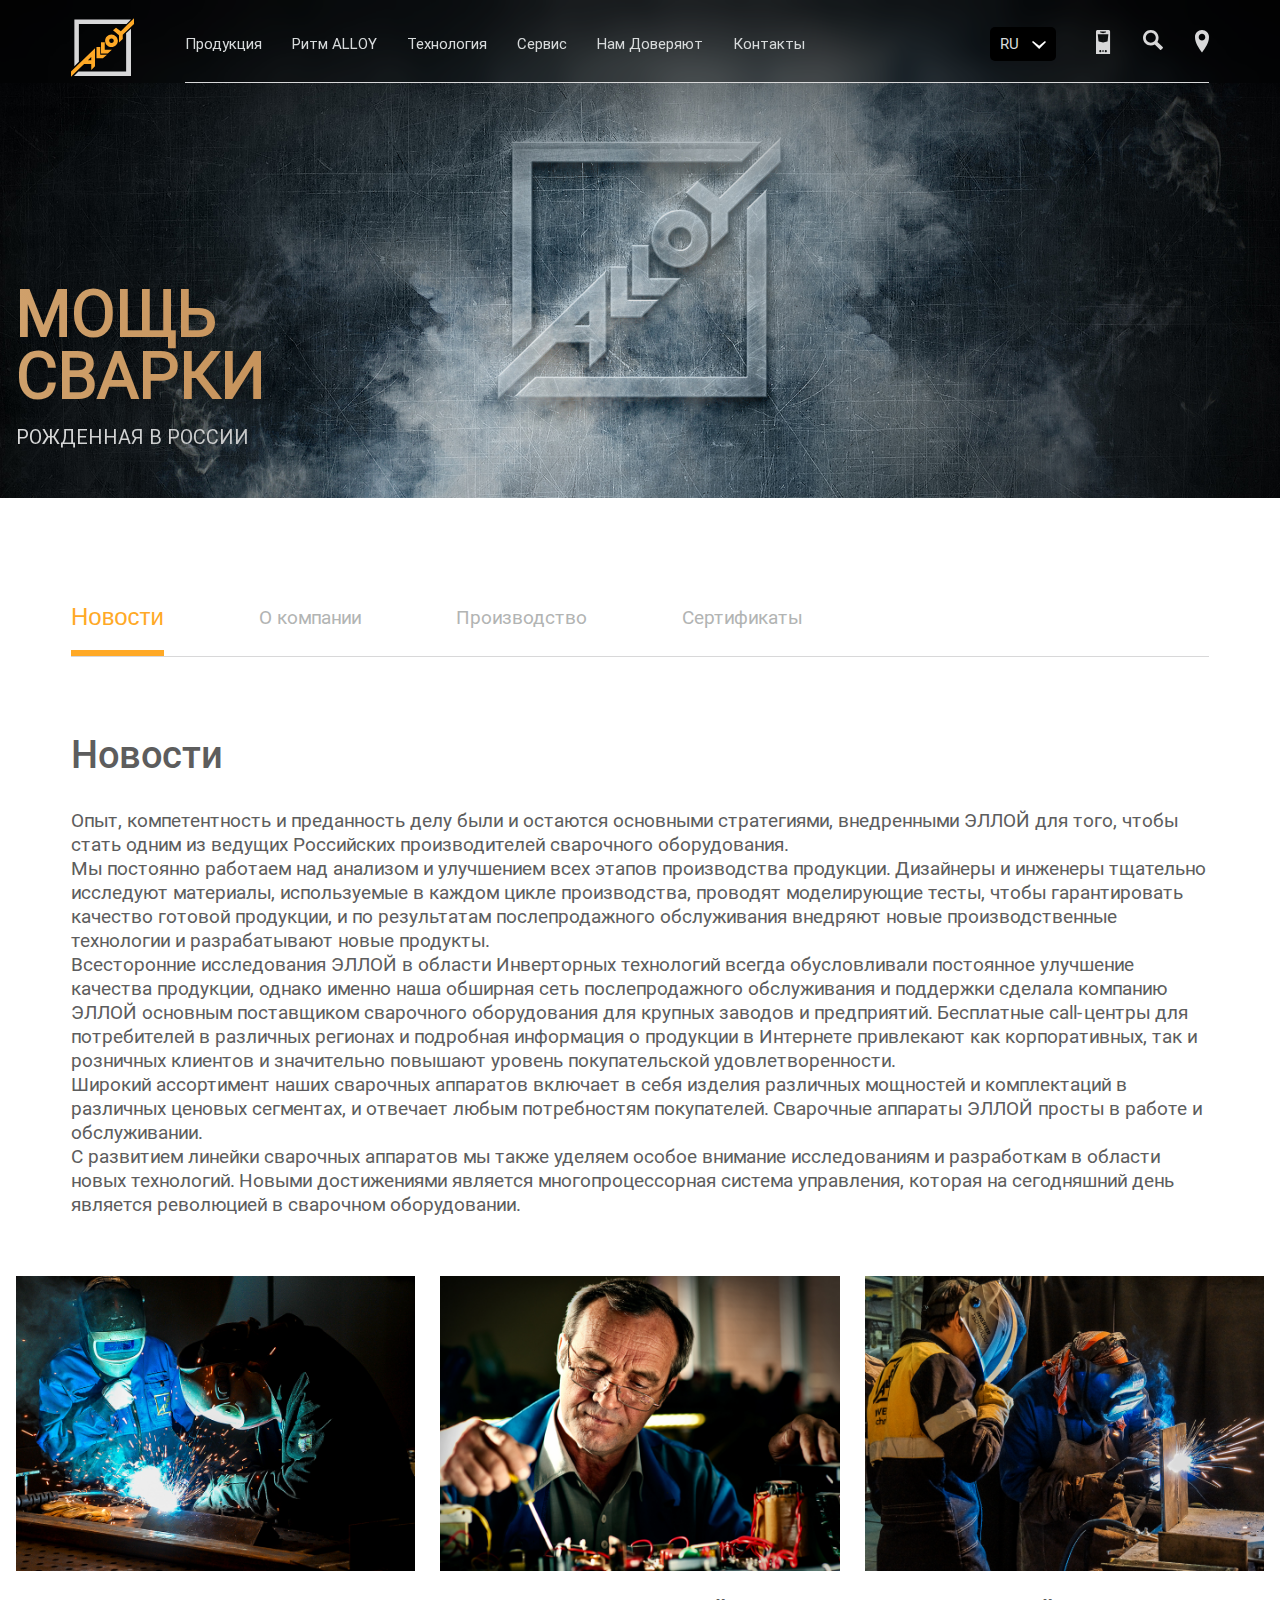
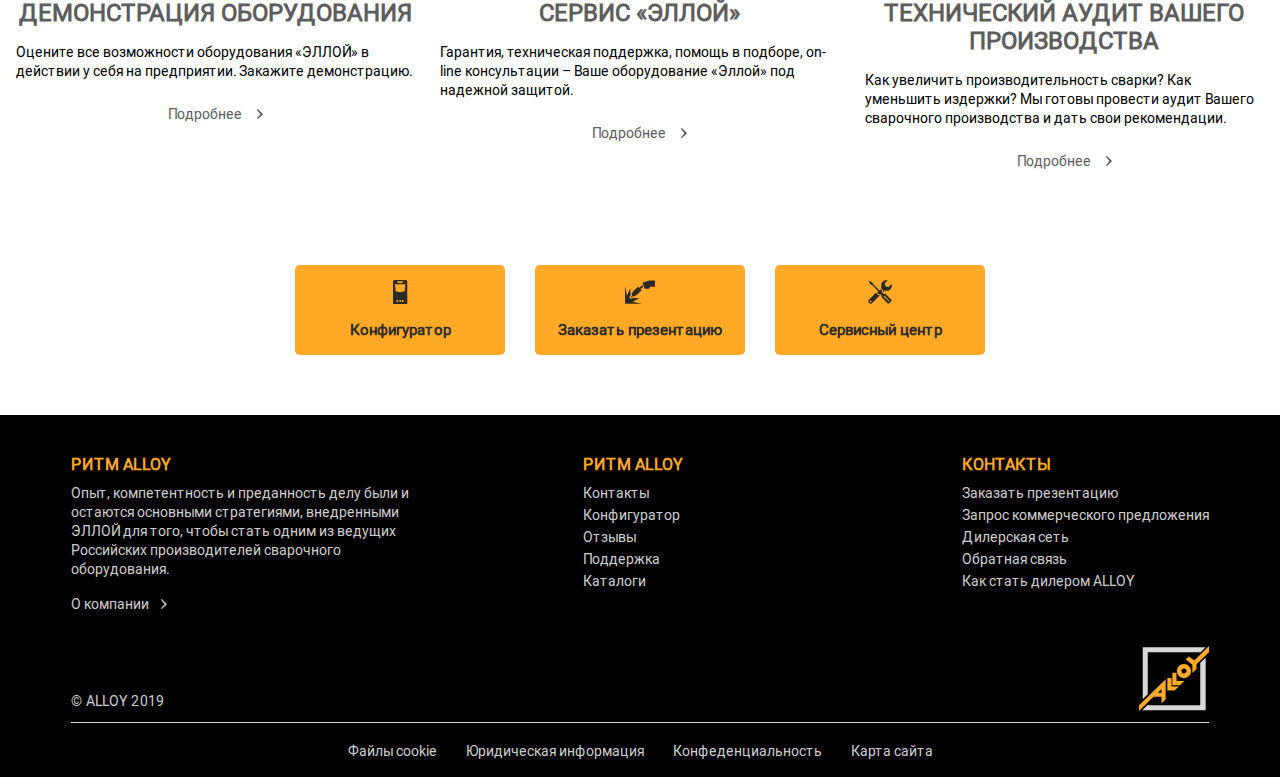
<file: pages/rythm.html>
<!DOCTYPE html>
<html lang="en">
  <head itemscope itemtype="http://schema.org/WPHeader">
    <meta http-equiv="Content-Type" content="text/html; charset=UTF-8" />
    <meta name="viewport" content="width=device-width, initial-scale=1.0" />
    <link rel="stylesheet" href="../css/swiper.min.css" />
    <link rel="stylesheet" href="../css/main.css" />
    <title itemprop="headline">Rythm</title>
  </head>
  <body>
    <div class="alloy-layout">
      <header class="alloy-header">
        <div class="alloy-container">
          <div class="alloy-header__wrapper">
            <div class="alloy-header__logo">
              <img src="../img/logo.svg" alt="" />
            </div>
            <!--./alloy-header__logo -->
            <div class="alloy-header__nav-wrapper">
              <div class="alloy-header__nav">
                <ul>
                  <li>
                    <a href="../index.html">Продукция</a>
                  </li>
                  <li>
                    <a href="#">Ритм ALLOY</a>
                  </li>
                  <li>
                    <a href="#">Технология</a>
                  </li>
                  <li>
                    <a href="./service.html">Сервис</a>
                  </li>
                  <li>
                    <a href="#">Нам Доверяют</a>
                  </li>
                  <li>
                    <a href="#">Контакты</a>
                  </li>
                </ul>
              </div>
              <!--./alloy-header__nav -->
              <div class="alloy-header__action">
                <div class="alloy-header__lang">
                  <span class="alloy-header__lang-main">ru</span>
                  <svg
                    width="14"
                    height="8"
                    viewBox="0 0 14 8"
                    fill="none"
                    xmlns="http://www.w3.org/2000/svg"
                  >
                    <path
                      d="M7.17073 8L14 1.04348L12.9756 0L7.17073 4.86957L1.02439 0L0 1.04348L7.17073 8Z"
                      fill="white"
                    />
                  </svg>
                  <div class="alloy-header__lang-block">
                    <span>RU</span>
                    <span>EN</span>
                  </div>
                  <!--./alloy-header__lang-block -->
                </div>
                <!--./alloy-header__lang -->
                <div class="alloy-header__action-wrapper">
                  <div class="alloy-header__device">
                    <a href="#">
                      <svg
                        width="15"
                        height="24"
                        viewBox="0 0 15 24"
                        fill="none"
                        xmlns="http://www.w3.org/2000/svg"
                      >
                        <path
                          fill-rule="evenodd"
                          clip-rule="evenodd"
                          d="M4.3022 20.1244C4.87109 20.1244 5.33331 20.5867 5.33331 21.1556C5.33331 21.7244 4.87109 22.1867 4.3022 22.1867C3.73331 22.1867 3.27109 21.7244 3.27109 21.1556C3.27109 20.5867 3.73331 20.1244 4.3022 20.1244ZM9.81331 20.1244C9.24442 20.1244 8.7822 20.5867 8.7822 21.1556C8.7822 21.7244 9.24442 22.1867 9.81331 22.1867C10.3822 22.1867 10.8444 21.7244 10.8444 21.1556C10.8444 20.5867 10.3822 20.1244 9.81331 20.1244ZM7.03997 20.1956C6.50664 20.1956 6.11553 20.6222 6.11553 21.12C6.11553 21.6533 6.5422 22.0444 7.03997 22.0444C7.53775 22.0444 7.96442 21.6178 7.96442 21.12C7.99997 20.6222 7.57331 20.1956 7.03997 20.1956ZM7.03997 1.38667H3.9822L4.15997 2.20444C4.19553 2.38222 4.3022 2.48889 4.47997 2.56L7.03997 3.34222L9.59998 2.56C9.77775 2.52444 9.88442 2.38222 9.91998 2.20444L10.0978 1.38667H7.03997V1.38667ZM1.56442 0C3.37775 0 5.22664 0 7.03997 0C8.85331 0 10.7022 0 12.5155 0C13.3689 0 14.08 0.711111 14.08 1.56444C14.08 8.92444 14.08 16.32 14.08 23.68C14.08 23.8578 13.9378 24 13.76 24H7.00442H0.248864C0.0710857 24 -0.0711365 23.8578 -0.0711365 23.68C-2.53607e-05 16.32 -2.53607e-05 8.96 -2.53607e-05 1.56444C-2.53607e-05 0.711111 0.711086 0 1.56442 0ZM7.03997 4.16H1.88442C1.84886 4.16 1.81331 4.16 1.77775 4.19556C1.7422 4.23111 1.7422 4.26667 1.7422 4.30222L2.48886 11.0933C2.52442 11.3067 2.66664 11.4489 2.84442 11.4844L7.07553 12.4444L7.03997 4.16ZM7.03997 4.16H12.2311C12.2666 4.16 12.3022 4.16 12.3378 4.19556C12.3733 4.23111 12.3733 4.26667 12.3733 4.30222L11.6266 11.0933C11.5911 11.3067 11.4489 11.4489 11.2711 11.4844L7.03997 12.4444"
                          fill="#D8D8D9"
                        />
                      </svg>
                    </a>
                  </div>
                  <!--./alloy-header__device -->
                  <div class="alloy-header__search">
                    <a href="#">
                      <svg
                        width="20"
                        height="20"
                        viewBox="0 0 20 20"
                        fill="none"
                        xmlns="http://www.w3.org/2000/svg"
                      >
                        <path
                          d="M4.25963 11.359C5.15213 12.2515 6.40974 12.8195 7.78905 12.8195C9.16836 12.8195 10.426 12.2515 11.3185 11.359C12.211 10.4665 12.7789 9.20893 12.7789 7.82961C12.7789 6.4503 12.211 5.1927 11.3185 4.3002C10.426 3.40771 9.16836 2.83976 7.78905 2.83976C6.40974 2.83976 5.15213 3.40771 4.25963 4.3002C3.36714 5.1927 2.79919 6.4503 2.79919 7.82961C2.79919 9.20893 3.36714 10.426 4.25963 11.359ZM7.78905 15.6187C5.63895 15.6187 3.69168 14.7262 2.27181 13.3469C0.892495 11.927 0 9.93915 0 7.78905C0 5.63895 0.892495 3.69168 2.27181 2.27181C3.69168 0.892495 5.63895 0 7.78905 0C9.93915 0 11.8864 0.892495 13.3063 2.27181C14.7262 3.69168 15.5781 5.63895 15.5781 7.78905C15.5781 9.29006 15.1724 10.6694 14.4422 11.8864L19.716 17.1197C20 17.4037 20 17.8905 19.716 18.1744L18.1339 19.7566C17.8499 20.0406 17.3631 20.0406 17.0791 19.7566L11.8053 14.5233C10.6288 15.213 9.24949 15.6187 7.78905 15.6187Z"
                          fill="#D8D8D9"
                        />
                      </svg>
                    </a>
                    <div class="alloy-header__search-block">
                      <input type="text" placeholder="Search..." />

                      <svg
                        viewBox="0 0 32 32"
                        xmlns="http://www.w3.org/2000/svg"
                      >
                        <defs>
                          <style>
                            .cls-1 {
                              fill: none;
                              stroke: #fff;
                              stroke-linecap: round;
                              stroke-linejoin: round;
                              stroke-width: 2px;
                            }
                          </style>
                        </defs>
                        <g id="cross">
                          <line class="cls-1" x1="7" x2="25" y1="7" y2="25" />
                          <line class="cls-1" x1="7" x2="25" y1="25" y2="7" />
                        </g>
                      </svg>
                    </div>
                    <!--./alloy-header__search-block -->
                  </div>
                  <!--./alloy-header__search -->
                  <div class="alloy-header__geo">
                    <a href="#">
                      <svg
                        width="14"
                        height="23"
                        viewBox="0 0 14 23"
                        fill="none"
                        xmlns="http://www.w3.org/2000/svg"
                      >
                        <path
                          fill-rule="evenodd"
                          clip-rule="evenodd"
                          d="M7 10.466C5.16505 10.466 3.70388 8.97087 3.70388 7.1699C3.70388 5.33495 5.19903 3.87379 7 3.87379C8.83495 3.87379 10.2961 5.36893 10.2961 7.1699C10.2961 8.97087 8.83495 10.466 7 10.466ZM0 7C0 3.12621 3.12621 0 7 0C10.8738 0 14 3.12621 14 7C14 12.7427 10.3641 17.9078 7 22.4272C3.63592 17.9417 0 12.7427 0 7Z"
                          fill="#D8D8D9"
                        />
                      </svg>
                    </a>
                  </div>
                  <!--./alloy-header__geo -->
                </div>
                <!--./alloy-header__action-wrapper -->
                <div class="alloy-header__toggler">
                  <button>
                    <svg
                      class="alloy-icon alloy-open alloy-active"
                      width="24"
                      height="14"
                      viewBox="0 0 24 14"
                      fill="none"
                      xmlns="http://www.w3.org/2000/svg"
                    >
                      <rect width="24" height="2" fill="#FFA926" />
                      <rect y="6" width="24" height="2" fill="#FFA926" />
                      <rect y="12" width="24" height="2" fill="#FFA926" />
                    </svg>
                    <svg
                      class="alloy-icon alloy-close"
                      viewBox="0 0 32 32"
                      xmlns="http://www.w3.org/2000/svg"
                    >
                      <defs>
                        <style>
                          .cls-1 {
                            fill: none;
                            stroke: #ffa926;
                            stroke-linecap: round;
                            stroke-linejoin: round;
                            stroke-width: 2px;
                          }
                        </style>
                      </defs>
                      <g id="cross">
                        <line class="cls-1" x1="7" x2="25" y1="7" y2="25" />
                        <line class="cls-1" x1="7" x2="25" y1="25" y2="7" />
                      </g>
                    </svg>
                  </button>
                </div>
                <!--./alloy-header__toggler -->
              </div>
              <!--./alloy-header__action -->
            </div>
            <!--./alloy-header__nav-wrapper -->
          </div>
          <!--./alloy-header__wrapper -->
        </div>
        <!--./alloy-container -->
      </header>
      <!--./alloy-header -->
      <main class="alloy-main">
        <section class="alloy-first-screen">
          <div class="alloy-main-slider">
            <div class="alloy-main-slider__slide">
              <picture>
                <source
                  media="(min-width:768px)"
                  srcset="../img/rythm/banner.jpg"
                />
                <source
                  media="(min-width:768px)"
                  srcset="../img/main-slide-1-mobile.png"
                />
                <img src="../img/rythm/banner.jpg" alt="" />
              </picture>
              <div class="alloy-container-full">
                <div class="alloy-first-screen-content">
                  <h1 class="gradient-title rythm-title">
                    Мощь <br />
                    сварки
                  </h1>
                  <p class="gradient-subtitle rythm-subtitle">Рожденная в России</p>
                </div>
                <!--./alloy-first-screen-content -->
              </div>
              <!--./alloy-container -->
            </div>
            <!--./test -->
          </div>
        </section>
        <!--./alloy-first-screen -->
        <section class="alloy-devices">
          <div class="alloy-container">
            <div class="tab">
              <ul class="tab-nav alloy-devices__tab-top">
                <li class="tab-nav-item active">
                  <a
                    class="tab-nav-link alloy-devices__nav-link c-font-grey"
                    href="#"
                    >Новости</a
                  >
                </li>
                <li class="tab-nav-item">
                  <a
                    class="tab-nav-link alloy-devices__nav-link c-font-grey"
                    href="#"
                    >О компании</a
                  >
                </li>
                <li class="tab-nav-item">
                  <a
                    class="tab-nav-link alloy-devices__nav-link c-font-grey"
                    href="#"
                    >Производство</a
                  >
                </li>
                <li class="tab-nav-item">
                  <a
                    class="tab-nav-link alloy-devices__nav-link c-font-grey"
                    href="#"
                    >Сертификаты</a
                  >
                </li>
              </ul>
              <div class="tab-body">
                <div class="tab-pane active">
                  <div class="alloy-trust-article">
                    <h1 class="c-font-black">Новости</h1>
                  <p class="c-font-black">
                    Опыт, компетентность и преданность делу были и остаются
                    основными стратегиями, внедренными ЭЛЛОЙ для того, чтобы
                    стать одним из ведущих Российских произво­дителей сварочного
                    оборудования.
                    <br />
                    Мы постоянно работаем над анализом и улучшением всех этапов
                    производства про­дукции. Дизайнеры и инженеры тщательно
                    исследуют материалы, используемые в каждом цикле
                    производства, проводят моделирующие тесты, чтобы
                    гарантировать качество готовой продукции, и по результатам
                    послепродажного обслуживания вне­дряют новые
                    производственные технологии и разрабатывают новые продукты.
                    <br />
                    Всесторонние исследования ЭЛЛОЙ в области Инверторных
                    технологий всегда обусловливали постоянное улучшение
                    качества продукции, однако именно наша обширная сеть
                    послепродажного обслуживания и поддержки сделала компанию
                    ЭЛЛОЙ основным поставщиком сварочного оборудования для
                    крупных заводов и предприятий. Бесплатные call-центры для
                    потребителей в различных регионах и подробная информация о
                    продукции в Интернете привлекают как корпоративных, так и
                    розничных клиентов и значительно повышают уровень
                    покупательской удов­летворенности.
                    <br />
                    Широкий ассортимент наших сварочных аппаратов включает в
                    себя изделия различ­ных мощностей и комплектаций в различных
                    ценовых сегментах, и отвечает любым потребностям
                    покупателей. Сварочные аппараты ЭЛЛОЙ просты в работе и
                    обслу­живании.
                    <br />
                    С развитием линейки сварочных аппаратов мы также уделяем
                    особое внимание ис­следованиям и разработкам в области новых
                    технологий. Новыми достижениями является многопроцессорная
                    система управления, которая на сегодняшний день является
                    революцией в сварочном оборудовании.
                  </p>
                  </div>
                  
                </div>
                <div class="tab-pane">
                  <div class="alloy-trust-article">
                    <h1 class="c-font-black">Ритм ЭЛЛОЙ</h1>
                  <p class="c-font-black">
                    Опыт, компетентность и преданность делу были и остаются
                    основными стратегиями, внедренными ЭЛЛОЙ для того, чтобы
                    стать одним из ведущих Российских произво­дителей сварочного
                    оборудования.
                    <br />
                    Мы постоянно работаем над анализом и улучшением всех этапов
                    производства про­дукции. Дизайнеры и инженеры тщательно
                    исследуют материалы, используемые в каждом цикле
                    производства, проводят моделирующие тесты, чтобы
                    гарантировать качество готовой продукции, и по результатам
                    послепродажного обслуживания вне­дряют новые
                    производственные технологии и разрабатывают новые продукты.
                    <br />
                    Всесторонние исследования ЭЛЛОЙ в области Инверторных
                    технологий всегда обусловливали постоянное улучшение
                    качества продукции, однако именно наша обширная сеть
                    послепродажного обслуживания и поддержки сделала компанию
                    ЭЛЛОЙ основным поставщиком сварочного оборудования для
                    крупных заводов и предприятий. Бесплатные call-центры для
                    потребителей в различных регионах и подробная информация о
                    продукции в Интернете привлекают как корпоративных, так и
                    розничных клиентов и значительно повышают уровень
                    покупательской удов­летворенности.
                    <br />
                    Широкий ассортимент наших сварочных аппаратов включает в
                    себя изделия различ­ных мощностей и комплектаций в различных
                    ценовых сегментах, и отвечает любым потребностям
                    покупателей. Сварочные аппараты ЭЛЛОЙ просты в работе и
                    обслу­живании.
                    <br />
                    С развитием линейки сварочных аппаратов мы также уделяем
                    особое внимание ис­следованиям и разработкам в области новых
                    технологий. Новыми достижениями является многопроцессорная
                    система управления, которая на сегодняшний день является
                    революцией в сварочном оборудовании.
                  </p>
                  </div>
                  
                </div>
                <div class="tab-pane">
                  <div class="alloy-trust-article">
                    <h1 class="c-font-black">Производство</h1>
                  <p class="c-font-black">
                    Опыт, компетентность и преданность делу были и остаются
                    основными стратегиями, внедренными ЭЛЛОЙ для того, чтобы
                    стать одним из ведущих Российских произво­дителей сварочного
                    оборудования.
                    <br />
                    Мы постоянно работаем над анализом и улучшением всех этапов
                    производства про­дукции. Дизайнеры и инженеры тщательно
                    исследуют материалы, используемые в каждом цикле
                    производства, проводят моделирующие тесты, чтобы
                    гарантировать качество готовой продукции, и по результатам
                    послепродажного обслуживания вне­дряют новые
                    производственные технологии и разрабатывают новые продукты.
                    <br />
                    Всесторонние исследования ЭЛЛОЙ в области Инверторных
                    технологий всегда обусловливали постоянное улучшение
                    качества продукции, однако именно наша обширная сеть
                    послепродажного обслуживания и поддержки сделала компанию
                    ЭЛЛОЙ основным поставщиком сварочного оборудования для
                    крупных заводов и предприятий. Бесплатные call-центры для
                    потребителей в различных регионах и подробная информация о
                    продукции в Интернете привлекают как корпоративных, так и
                    розничных клиентов и значительно повышают уровень
                    покупательской удов­летворенности.
                    <br />
                    Широкий ассортимент наших сварочных аппаратов включает в
                    себя изделия различ­ных мощностей и комплектаций в различных
                    ценовых сегментах, и отвечает любым потребностям
                    покупателей. Сварочные аппараты ЭЛЛОЙ просты в работе и
                    обслу­живании.
                    <br />
                    С развитием линейки сварочных аппаратов мы также уделяем
                    особое внимание ис­следованиям и разработкам в области новых
                    технологий. Новыми достижениями является многопроцессорная
                    система управления, которая на сегодняшний день является
                    революцией в сварочном оборудовании.
                  </p>
                  </div>
                  
                </div>
                <div class="tab-pane">
                  <div class="alloy-trust-article">
                    <h1 class="c-font-black">Ритм ЭЛЛОЙ</h1>
                  <p class="c-font-black">
                    Опыт, компетентность и преданность делу были и остаются
                    основными стратегиями, внедренными ЭЛЛОЙ для того, чтобы
                    стать одним из ведущих Российских произво­дителей сварочного
                    оборудования.
                    <br />
                    Мы постоянно работаем над анализом и улучшением всех этапов
                    производства про­дукции. Дизайнеры и инженеры тщательно
                    исследуют материалы, используемые в каждом цикле
                    производства, проводят моделирующие тесты, чтобы
                    гарантировать качество готовой продукции, и по результатам
                    послепродажного обслуживания вне­дряют новые
                    производственные технологии и разрабатывают новые продукты.
                    <br />
                    Всесторонние исследования ЭЛЛОЙ в области Инверторных
                    технологий всегда обусловливали постоянное улучшение
                    качества продукции, однако именно наша обширная сеть
                    послепродажного обслуживания и поддержки сделала компанию
                    ЭЛЛОЙ основным поставщиком сварочного оборудования для
                    крупных заводов и предприятий. Бесплатные call-центры для
                    потребителей в различных регионах и подробная информация о
                    продукции в Интернете привлекают как корпоративных, так и
                    розничных клиентов и значительно повышают уровень
                    покупательской удов­летворенности.
                    <br />
                    Широкий ассортимент наших сварочных аппаратов включает в
                    себя изделия различ­ных мощностей и комплектаций в различных
                    ценовых сегментах, и отвечает любым потребностям
                    покупателей. Сварочные аппараты ЭЛЛОЙ просты в работе и
                    обслу­живании.
                    <br />
                    С развитием линейки сварочных аппаратов мы также уделяем
                    особое внимание ис­следованиям и разработкам в области новых
                    технологий. Новыми достижениями является многопроцессорная
                    система управления, которая на сегодняшний день является
                    революцией в сварочном оборудовании.
                  </p>
                  </div>
                  
                </div>

                
              </div>
            </div>
          </div>
          <!--./alloy-container -->
          <script>
            // Tabs
          </script>
        </section>
        <!--./alloy-catalog -->

        <section class="alloy-offer">
          <div class="alloy-container-full">
            <div class="alloy-offer__wrapper">
              <div class="alloy-offer__blocks">
                <div class="alloy-offer__block">
                  <div class="alloy-offer__block-img">
                    <img src="../img/offer-1.png" alt="" />
                  </div>
                  <!--./alloy-offer__block-img -->
                  <div class="alloy-offer__block-content">
                    <div class="alloy-offer__content-title">
                      <h2>ДЕМОНСТРАЦИЯ ОБОРУДОВАНИЯ</h2>
                    </div>
                    <!--./alloy-offer__content-title -->
                    <div class="alloy-offer__content-text">
                      <p class="alloy-font">
                        Оцените все возможности оборудования «ЭЛЛОЙ» в действии
                        у себя на предприятии. Закажите демонстрацию.
                      </p>
                    </div>
                    <!--./alloy-offer__content-text -->
                    <div class="alloy-offer__content-link">
                      <a class="alloy-font c-font-black" href="#"
                        >Подробнее
                        <svg
                          width="6"
                          height="10"
                          viewBox="0 0 6 10"
                          fill="none"
                          xmlns="http://www.w3.org/2000/svg"
                        >
                          <path
                            d="M6 5.2L0.8 0L0 0.8L3.6 5.2L0 9.2L0.8 10L6 5.2Z"
                            fill="#4E4E4D"
                          />
                        </svg>
                      </a>
                    </div>
                    <!--./alloy-offer__content-link -->
                  </div>
                  <!--./alloy-offer__block-content -->
                </div>
                <!--./alloy-offer__block -->
                <div class="alloy-offer__block">
                  <div class="alloy-offer__block-img">
                    <img src="../img/offer-2.png" alt="" />
                  </div>
                  <!--./alloy-offer__block-img -->
                  <div class="alloy-offer__block-content">
                    <div class="alloy-offer__content-title">
                      <h2>СЕРВИС «ЭЛЛОЙ»</h2>
                    </div>
                    <!--./alloy-offer__content-title -->
                    <div class="alloy-offer__content-text">
                      <p class="alloy-font">
                        Гарантия, техническая поддержка, помощь в подборе,
                        on-line консультации – Ваше оборудование «Эллой» под
                        надежной защитой.
                      </p>
                    </div>
                    <!--./alloy-offer__content-text -->
                    <div class="alloy-offer__content-link">
                      <a class="alloy-font c-font-black" href="#"
                        >Подробнее
                        <svg
                          width="6"
                          height="10"
                          viewBox="0 0 6 10"
                          fill="none"
                          xmlns="http://www.w3.org/2000/svg"
                        >
                          <path
                            d="M6 5.2L0.8 0L0 0.8L3.6 5.2L0 9.2L0.8 10L6 5.2Z"
                            fill="#4E4E4D"
                          />
                        </svg>
                      </a>
                    </div>
                    <!--./alloy-offer__content-link -->
                  </div>
                  <!--./alloy-offer__block-content -->
                </div>
                <!--./alloy-offer__block -->
                <div class="alloy-offer__block">
                  <div class="alloy-offer__block-img">
                    <img src="../img/offer-3.png" alt="" />
                  </div>
                  <!--./alloy-offer__block-img -->
                  <div class="alloy-offer__block-content">
                    <div class="alloy-offer__content-title">
                      <h2>ТЕХНИЧЕСКИЙ АУДИТ ВАШЕГО ПРОИЗВОДСТВА</h2>
                    </div>
                    <!--./alloy-offer__content-title -->
                    <div class="alloy-offer__content-text">
                      <p class="alloy-font">
                        Как увеличить производительность сварки? Как уменьшить
                        издержки? Мы готовы провести аудит Вашего сварочного
                        производства и дать свои рекомендации.
                      </p>
                    </div>
                    <!--./alloy-offer__content-text -->
                    <div class="alloy-offer__content-link">
                      <a class="alloy-font c-font-black" href="#"
                        >Подробнее
                        <svg
                          width="6"
                          height="10"
                          viewBox="0 0 6 10"
                          fill="none"
                          xmlns="http://www.w3.org/2000/svg"
                        >
                          <path
                            d="M6 5.2L0.8 0L0 0.8L3.6 5.2L0 9.2L0.8 10L6 5.2Z"
                            fill="#4E4E4D"
                          />
                        </svg>
                      </a>
                    </div>
                    <!--./alloy-offer__content-link -->
                  </div>
                  <!--./alloy-offer__block-content -->
                </div>
                <!--./alloy-offer__block -->
              </div>
              <!--./alloy-offer__blocks -->
              <div class="alloy-offer__nav">
                <a href="#">
                  <svg
                    width="18"
                    height="31"
                    viewBox="0 0 18 31"
                    fill="none"
                    xmlns="http://www.w3.org/2000/svg"
                  >
                    <path
                      fill-rule="evenodd"
                      clip-rule="evenodd"
                      d="M5.44186 25.9535C6.27907 25.9535 6.69767 26.3721 6.69767 27.2093C6.69767 28.0465 6.27907 28.4651 5.44186 28.4651C5.02326 28.4651 4.18605 28.0465 4.18605 27.2093C4.18605 26.3721 5.02326 25.9535 5.44186 25.9535ZM12.5581 25.9535C11.7209 25.9535 11.3023 26.3721 11.3023 27.2093C11.3023 28.0465 11.7209 28.4651 12.5581 28.4651C13.3953 28.4651 13.814 28.0465 13.814 27.2093C13.814 26.3721 13.3953 25.9535 12.5581 25.9535ZM9.2093 25.9535C8.37209 25.9535 7.95349 26.3721 7.95349 27.2093C7.95349 28.0465 8.37209 28.4651 9.2093 28.4651C10.0465 28.4651 10.4651 28.0465 10.4651 27.2093C10.4651 26.3721 9.62791 25.9535 9.2093 25.9535ZM9.2093 1.67442H5.02326L5.44186 2.93023C5.44186 3.34884 5.44186 3.34884 5.86047 3.34884L9.2093 4.18605L12.5581 3.34884C12.5581 3.34884 12.5581 2.93023 12.9767 2.93023L13.3953 1.67442H9.2093ZM2.09302 0C4.18605 0 6.69767 0 9.2093 0C11.7209 0 13.814 0 16.3256 0C17.5814 0 18.4186 0.837209 18.4186 2.09302C18.4186 11.7209 18.4186 20.9302 18.4186 30.5581C18.4186 30.9767 18.4186 30.9767 18 30.9767H9.2093H0.418605C0 30.9767 0 30.5581 0 30.5581C0 20.9302 0 11.7209 0 2.09302C0 0.837209 0.837209 0 2.09302 0ZM9.2093 5.44186H2.51163L3.34884 14.2326C3.34884 14.6512 3.76744 14.6512 3.76744 14.6512L9.2093 15.907V5.44186ZM9.2093 5.44186H15.907L15.0698 14.2326C15.0698 14.6512 14.6512 14.6512 14.6512 14.6512L9.2093 15.907"
                      fill="#2D2A25"
                    />
                  </svg>
                  <span>Конфигуратор</span>
                </a>
                <a href="#">
                  <svg
                    width="38"
                    height="29"
                    viewBox="0 0 38 29"
                    fill="none"
                    xmlns="http://www.w3.org/2000/svg"
                  >
                    <path
                      fill-rule="evenodd"
                      clip-rule="evenodd"
                      d="M22.967 8.35165C22.5494 8.35165 22.1319 8.76923 21.7143 8.76923C21.2967 9.18681 20.8791 9.6044 20.4615 10.022L19.6264 10.8571L20.4615 11.6923C20.8791 12.1099 20.8791 12.5275 20.4615 12.9451L15.4506 17.5385L11.2747 20.044C10.8571 20.4615 10.4396 20.4615 10.022 20.044V19.6264L8.35165 21.2967C7.93407 21.7143 7.51648 21.7143 7.51648 21.2967C7.0989 20.8791 7.0989 20.4615 7.51648 20.4615L9.18681 18.7912L8.76923 18.3736C8.35165 17.956 8.35165 17.5385 8.35165 17.1209L10.8571 13.3626C10.8571 13.3626 10.8571 13.3626 10.8571 12.9451L15.8681 8.35165C16.2857 7.93407 16.7033 7.93407 17.1209 8.35165L17.956 9.18681L18.7912 8.35165C19.2088 7.93407 20.044 7.51648 20.4615 7.0989C20.8791 6.26374 21.2967 6.26374 22.1319 5.84615L22.967 8.35165ZM31.7363 7.93407L30.9011 10.022C30.9011 10.4396 30.4835 10.4396 30.0659 10.4396H25.8901C25.4725 10.4396 25.0549 10.022 24.6374 9.60439L22.5495 3.75824C22.5495 3.34066 22.5494 2.50549 22.967 2.50549L30.9011 0C30.9011 0 30.9011 0 31.3187 0H37.5824C37.5824 0 38 0.417582 38 0.835165V7.0989C38 7.51648 37.5824 7.93407 37.1648 7.93407H31.7363ZM0 7.0989L2.50549 18.7912L6.68132 10.022L7.0989 18.7912L6.26374 19.6264C5.42857 20.4615 5.42857 21.7143 6.26374 22.5495C7.0989 23.3846 8.35165 23.3846 9.18681 22.5495L9.60439 22.1319L18.3736 22.5495L9.60439 26.7253L21.2967 29.2308H0V7.0989Z"
                      fill="#2D2A25"
                    />
                  </svg>
                  <span>Заказать презентацию</span>
                </a>
                <a href="#">
                  <svg
                    width="30"
                    height="30"
                    viewBox="0 0 30 30"
                    fill="none"
                    xmlns="http://www.w3.org/2000/svg"
                  >
                    <path
                      fill-rule="evenodd"
                      clip-rule="evenodd"
                      d="M4.1096 25.8906C3.69864 25.4797 2.87672 25.4797 2.46576 25.8906C2.0548 26.3016 2.0548 27.1235 2.46576 27.5345C2.87672 27.9454 3.69864 27.9454 4.1096 27.5345C4.52056 27.1235 4.52056 26.3016 4.1096 25.8906ZM9.86302 16.0276L1.23289 24.6577C8.34465e-06 25.8906 8.34465e-06 27.5345 1.23289 28.7673C2.46576 30.0002 4.52056 30.0002 5.34247 28.7673L15.2055 18.9043C14.7945 18.4934 14.3836 18.4934 13.9726 18.9043L13.1507 19.3153L9.86302 16.0276ZM19.726 20.1372C20.137 19.7262 20.548 19.7262 20.9589 20.1372L26.7123 25.8906C27.1233 26.3016 27.1233 26.7125 26.7123 26.7125C26.3014 27.1235 25.8904 27.1235 25.8904 26.7125L19.726 20.9591C19.726 20.5482 19.726 20.1372 19.726 20.1372ZM0.410967 0.411164L2.87672 4.93171L4.1096 6.16459L4.52056 5.75363L12.7397 13.9728L11.5069 16.0276L13.5617 18.0824C14.3836 17.2605 15.6164 17.6714 16.4384 18.4934C17.2603 19.3153 17.2603 20.5482 16.8493 21.3701L25.0685 29.5892C25.8904 29.5892 27.1233 29.1783 27.9452 27.9454C28.7671 27.1235 29.5891 25.8906 29.5891 25.0687L21.3699 16.8495C20.548 17.2605 19.3151 17.2605 18.4932 16.4386C17.6712 15.6166 17.2603 14.3838 17.6712 13.1509L16.0274 11.5071L14.3836 13.1509L6.16439 4.93171V4.10979L4.93152 2.87692L0.410967 0.411164ZM24.6575 0.411164C22.6027 0.0002051 20.137 0.411164 18.4932 2.055C16.4384 4.10979 16.0274 6.57555 16.8493 9.0413L16.0274 9.86322L19.3151 13.1509L18.9041 13.9728C18.4932 14.3838 18.9041 14.7947 18.9041 15.2057L20.9589 13.1509C23.4247 13.9728 25.8904 13.5618 27.9452 11.5071C29.5891 9.86322 30.411 7.39747 29.5891 4.93171L25.4795 9.0413L21.7808 7.80842L20.9589 4.10979L24.6575 0.411164Z"
                      fill="#2D2A25"
                    />
                  </svg>
                  <span>Сервисный центр</span>
                </a>
              </div>
              <!--./alloy-offer__nav -->
            </div>
            <!--./alloy-offer__wrapper -->
          </div>
          <!--./alloy-container -->
        </section>
        <!--./alloy-offer -->

        
      </main>
      <!--./alloy-main -->
      <footer class="alloy-footer">
          <div class="alloy-container">
            <div class="alloy-footer__wrapper">
              <div class="alloy-footer__info">
                <div class="alloy-footer__title">
                  <h3>РИТМ ALLOY</h3>
                </div>
                <!--./alloy-footer__title -->
                <div class="alloy-footer__text">
                  <p>
                    Опыт, компетентность и преданность делу были и остаются
                    основными стратегиями, внедренными ЭЛЛОЙ для того, чтобы
                    стать одним из ведущих Российских произво­дителей сварочного
                    оборудования.
                  </p>
                </div>
                <!--./alloy-footer__text -->
                <div class="alloy-footer__link">
                  <a href="#">
                    <span>О компании</span>
                    <svg
                      width="6"
                      height="10"
                      viewBox="0 0 6 10"
                      fill="none"
                      xmlns="http://www.w3.org/2000/svg"
                    >
                      <path
                        d="M6 5.2L0.8 0L0 0.8L3.6 5.2L0 9.2L0.8 10L6 5.2Z"
                        fill="#CDCFCE"
                      />
                    </svg>
                  </a>
                </div>
                <!--./alloy-footer__link -->
              </div>
              <!--./alloy-footer__info -->
              <div class="alloy-footer__nav">
                <div class="alloy-footer__nav-block">
                  <div class="alloy-footer__title">
                    <h3>РИТМ ALLOY</h3>
                  </div>
                  <!--./alloy-footer__title -->
                  <ul>
                    <li><a href="#">Контакты</a></li>
                    <li><a href="#">Конфигуратор</a></li>
                    <li><a href="#">Отзывы</a></li>
                    <li><a href="#">Поддержка</a></li>
                    <li><a href="#">Каталоги</a></li>
                  </ul>
                </div>
                <!--./alloy-footer__nav-block -->
                <div class="alloy-footer__nav-block">
                  <div class="alloy-footer__title">
                    <h3>КОНТАКТЫ</h3>
                  </div>
                  <!--./alloy-footer__title -->
                  <ul>
                    <li><a href="#">Заказать презентацию</a></li>
                    <li><a href="#">Запрос коммерческого предложения</a></li>
                    <li><a href="#">Дилерская сеть</a></li>
                    <li><a href="#">Обратная связь</a></li>
                    <li><a href="#">Как стать дилером ALLOY</a></li>
                  </ul>
                </div>
                <!--./alloy-footer__nav-block -->
              </div>
              <!--./alloy-footer__nav -->
            </div>
            <!--./alloy-footer__wrapper -->
            <div class="alloy-footer__copyright">
              <div class="alloy-footer__copyright-top">
                <p>© ALLOY 2019</p>
                <img src="../img/logo.svg" alt="" />
              </div>
              <!--./alloy-footer__copyright-top -->
              <div class="alloy-footer__copyright-bottom">
                <a href="#">Файлы cookie</a>
                <a href="#">Юридическая информация</a>
                <a href="#">Конфеденциальность</a>
                <a href="#">Карта сайта</a>
              </div>
              <!--./alloy-footer__copyright-bottom -->
            </div>
            <!--./alloy-footer__copyright -->
          </div>
          <!--./alloy-container -->
        </footer>
        <!--./alloy-footer -->
    </div>

    <script src="../js/jquery.js"></script>
    <script src="../js/swiper.js"></script>
    <script src="../js/main.js"></script>
    <script src="../js/main-page-scripts.js"></script>
  </body>
</html>
</file>
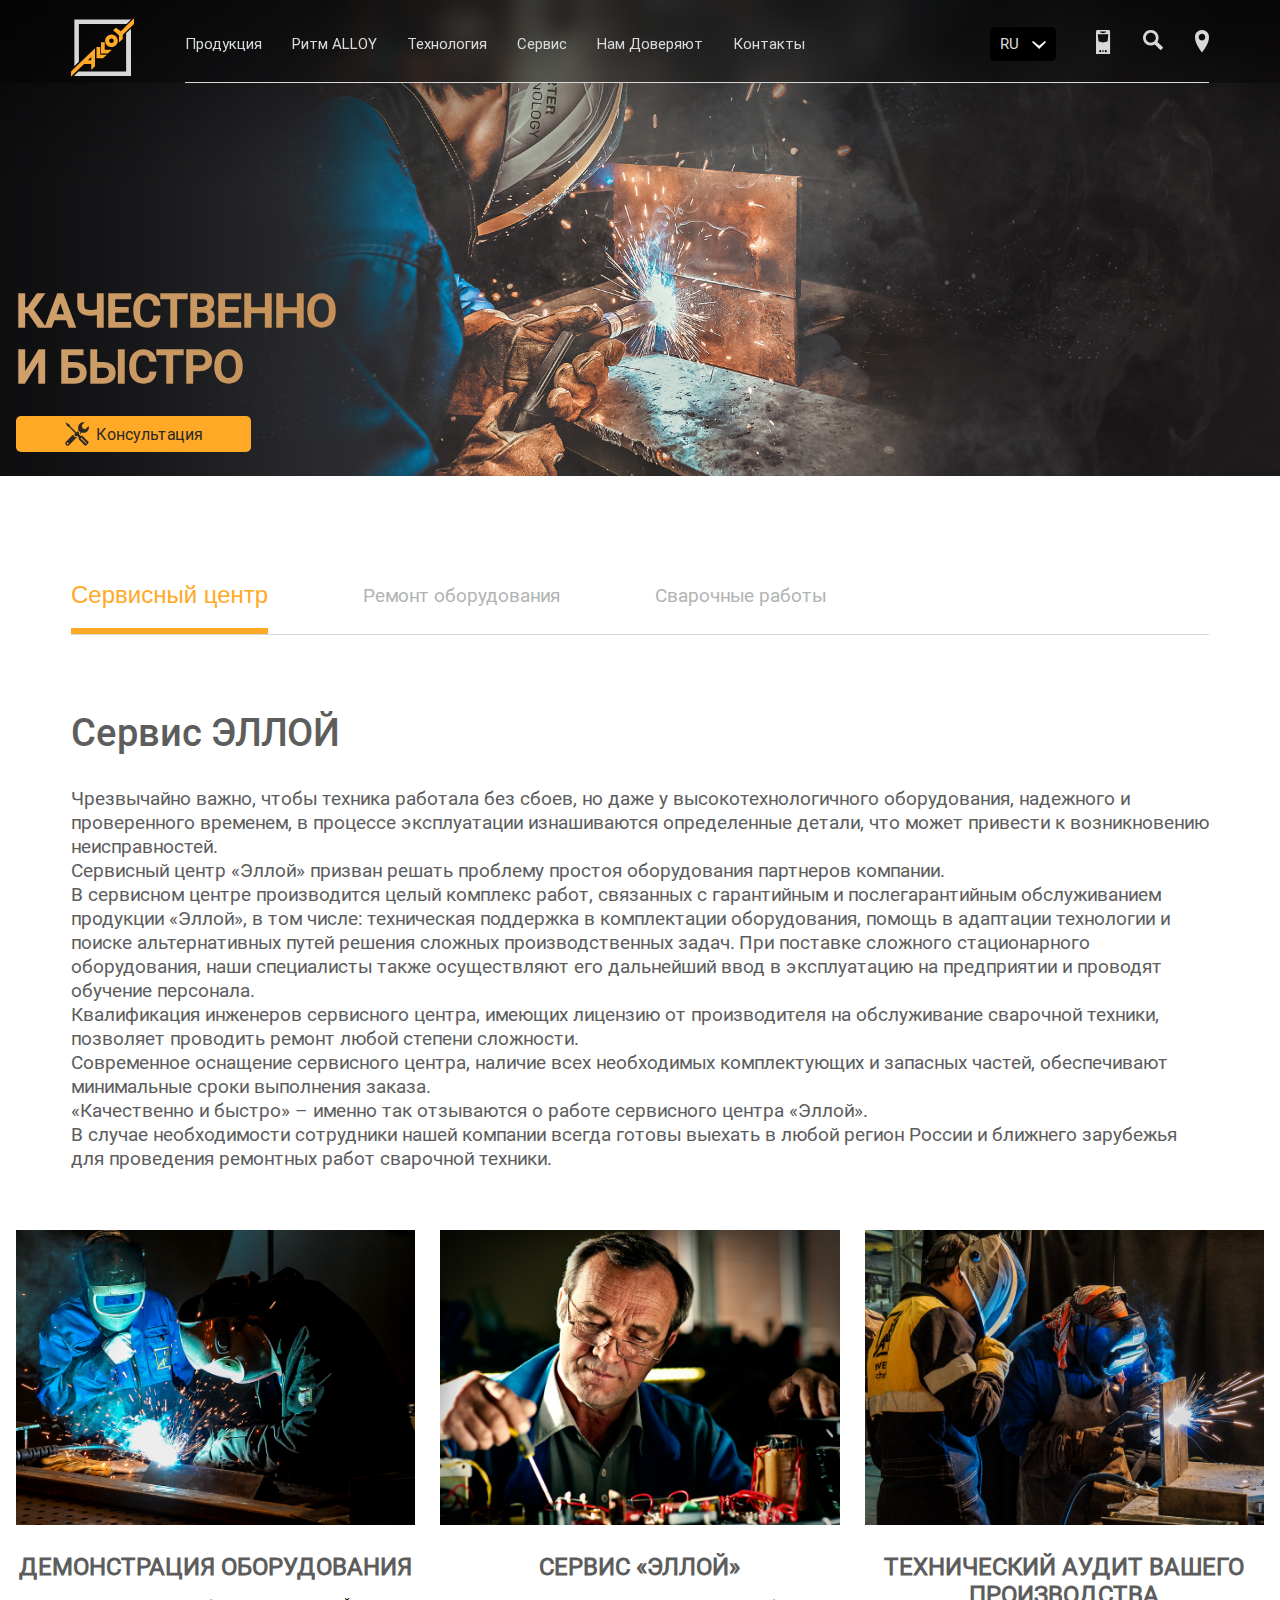
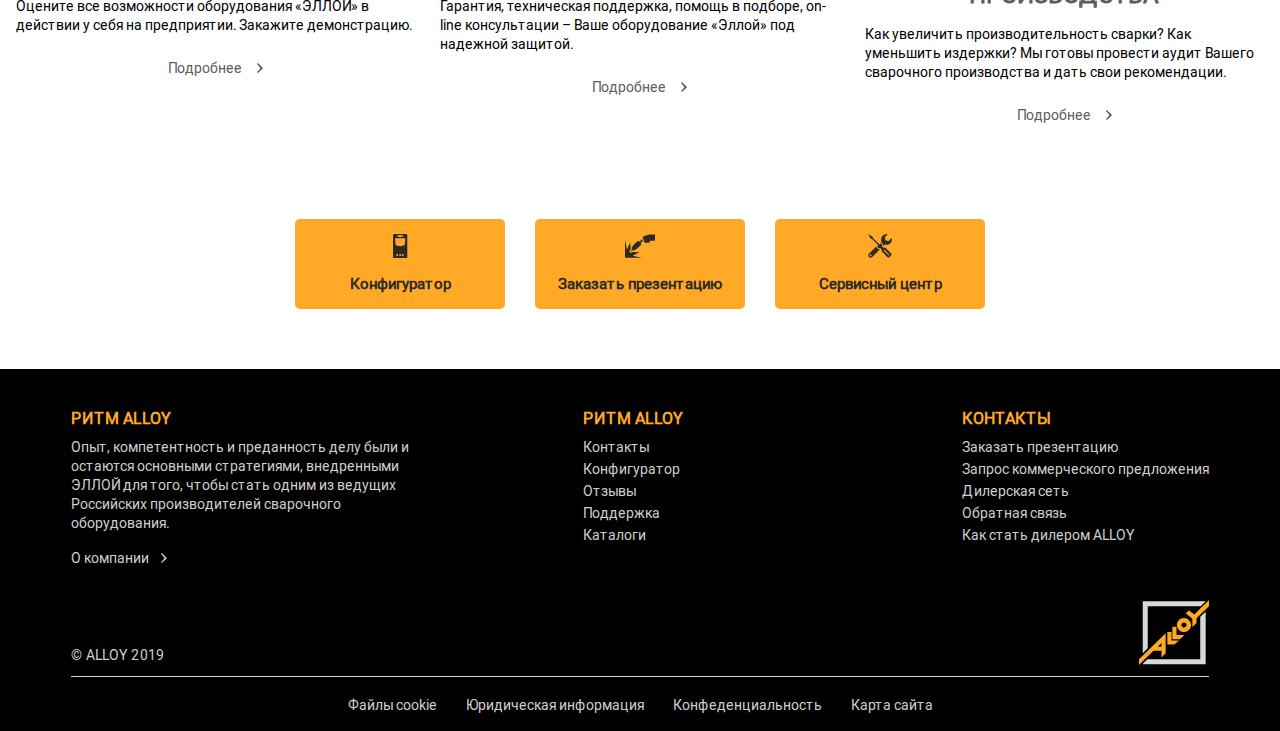
<file: pages/service.html>
<!DOCTYPE html>
<html lang="en">
  <head itemscope itemtype="http://schema.org/WPHeader">
    <meta http-equiv="Content-Type" content="text/html; charset=UTF-8" />
    <meta name="viewport" content="width=device-width, initial-scale=1.0" />
    <link rel="stylesheet" href="../css/swiper.min.css" />
    <link rel="stylesheet" href="../css/main.css" />
    <title itemprop="headline">Service</title>
  </head>
  <body>
    <div class="alloy-layout">
      <header class="alloy-header">
        <div class="alloy-container">
          <div class="alloy-header__wrapper">
            <div class="alloy-header__logo">
              <img src="../img/logo.svg" alt="" />
            </div>
            <!--./alloy-header__logo -->
            <div class="alloy-header__nav-wrapper">
              <div class="alloy-header__nav">
                <ul>
                  <li>
                    <a href="../index.html">Продукция</a>
                  </li>
                  <li>
                    <a href="#">Ритм ALLOY</a>
                  </li>
                  <li>
                    <a href="#">Технология</a>
                  </li>
                  <li>
                    <a href="./service.html">Сервис</a>
                  </li>
                  <li>
                    <a href="#">Нам Доверяют</a>
                  </li>
                  <li>
                    <a href="#">Контакты</a>
                  </li>
                </ul>
              </div>
              <!--./alloy-header__nav -->
              <div class="alloy-header__action">
                <div class="alloy-header__lang">
                  <span class="alloy-header__lang-main">ru</span>
                  <svg
                    width="14"
                    height="8"
                    viewBox="0 0 14 8"
                    fill="none"
                    xmlns="http://www.w3.org/2000/svg"
                  >
                    <path
                      d="M7.17073 8L14 1.04348L12.9756 0L7.17073 4.86957L1.02439 0L0 1.04348L7.17073 8Z"
                      fill="white"
                    />
                  </svg>
                  <div class="alloy-header__lang-block">
                    <span>RU</span>
                    <span>EN</span>
                  </div>
                  <!--./alloy-header__lang-block -->
                </div>
                <!--./alloy-header__lang -->
                <div class="alloy-header__action-wrapper">
                  <div class="alloy-header__device">
                    <a href="#">
                      <svg
                        width="15"
                        height="24"
                        viewBox="0 0 15 24"
                        fill="none"
                        xmlns="http://www.w3.org/2000/svg"
                      >
                        <path
                          fill-rule="evenodd"
                          clip-rule="evenodd"
                          d="M4.3022 20.1244C4.87109 20.1244 5.33331 20.5867 5.33331 21.1556C5.33331 21.7244 4.87109 22.1867 4.3022 22.1867C3.73331 22.1867 3.27109 21.7244 3.27109 21.1556C3.27109 20.5867 3.73331 20.1244 4.3022 20.1244ZM9.81331 20.1244C9.24442 20.1244 8.7822 20.5867 8.7822 21.1556C8.7822 21.7244 9.24442 22.1867 9.81331 22.1867C10.3822 22.1867 10.8444 21.7244 10.8444 21.1556C10.8444 20.5867 10.3822 20.1244 9.81331 20.1244ZM7.03997 20.1956C6.50664 20.1956 6.11553 20.6222 6.11553 21.12C6.11553 21.6533 6.5422 22.0444 7.03997 22.0444C7.53775 22.0444 7.96442 21.6178 7.96442 21.12C7.99997 20.6222 7.57331 20.1956 7.03997 20.1956ZM7.03997 1.38667H3.9822L4.15997 2.20444C4.19553 2.38222 4.3022 2.48889 4.47997 2.56L7.03997 3.34222L9.59998 2.56C9.77775 2.52444 9.88442 2.38222 9.91998 2.20444L10.0978 1.38667H7.03997V1.38667ZM1.56442 0C3.37775 0 5.22664 0 7.03997 0C8.85331 0 10.7022 0 12.5155 0C13.3689 0 14.08 0.711111 14.08 1.56444C14.08 8.92444 14.08 16.32 14.08 23.68C14.08 23.8578 13.9378 24 13.76 24H7.00442H0.248864C0.0710857 24 -0.0711365 23.8578 -0.0711365 23.68C-2.53607e-05 16.32 -2.53607e-05 8.96 -2.53607e-05 1.56444C-2.53607e-05 0.711111 0.711086 0 1.56442 0ZM7.03997 4.16H1.88442C1.84886 4.16 1.81331 4.16 1.77775 4.19556C1.7422 4.23111 1.7422 4.26667 1.7422 4.30222L2.48886 11.0933C2.52442 11.3067 2.66664 11.4489 2.84442 11.4844L7.07553 12.4444L7.03997 4.16ZM7.03997 4.16H12.2311C12.2666 4.16 12.3022 4.16 12.3378 4.19556C12.3733 4.23111 12.3733 4.26667 12.3733 4.30222L11.6266 11.0933C11.5911 11.3067 11.4489 11.4489 11.2711 11.4844L7.03997 12.4444"
                          fill="#D8D8D9"
                        />
                      </svg>
                    </a>
                  </div>
                  <!--./alloy-header__device -->
                  <div class="alloy-header__search">
                    <a href="#">
                      <svg
                        width="20"
                        height="20"
                        viewBox="0 0 20 20"
                        fill="none"
                        xmlns="http://www.w3.org/2000/svg"
                      >
                        <path
                          d="M4.25963 11.359C5.15213 12.2515 6.40974 12.8195 7.78905 12.8195C9.16836 12.8195 10.426 12.2515 11.3185 11.359C12.211 10.4665 12.7789 9.20893 12.7789 7.82961C12.7789 6.4503 12.211 5.1927 11.3185 4.3002C10.426 3.40771 9.16836 2.83976 7.78905 2.83976C6.40974 2.83976 5.15213 3.40771 4.25963 4.3002C3.36714 5.1927 2.79919 6.4503 2.79919 7.82961C2.79919 9.20893 3.36714 10.426 4.25963 11.359ZM7.78905 15.6187C5.63895 15.6187 3.69168 14.7262 2.27181 13.3469C0.892495 11.927 0 9.93915 0 7.78905C0 5.63895 0.892495 3.69168 2.27181 2.27181C3.69168 0.892495 5.63895 0 7.78905 0C9.93915 0 11.8864 0.892495 13.3063 2.27181C14.7262 3.69168 15.5781 5.63895 15.5781 7.78905C15.5781 9.29006 15.1724 10.6694 14.4422 11.8864L19.716 17.1197C20 17.4037 20 17.8905 19.716 18.1744L18.1339 19.7566C17.8499 20.0406 17.3631 20.0406 17.0791 19.7566L11.8053 14.5233C10.6288 15.213 9.24949 15.6187 7.78905 15.6187Z"
                          fill="#D8D8D9"
                        />
                      </svg>
                    </a>
                    <div class="alloy-header__search-block">
                      <input type="text" placeholder="Search..." />

                      <svg
                        viewBox="0 0 32 32"
                        xmlns="http://www.w3.org/2000/svg"
                      >
                        <defs>
                          <style>
                            .cls-1 {
                              fill: none;
                              stroke: #fff;
                              stroke-linecap: round;
                              stroke-linejoin: round;
                              stroke-width: 2px;
                            }
                          </style>
                        </defs>
                        <g id="cross">
                          <line class="cls-1" x1="7" x2="25" y1="7" y2="25" />
                          <line class="cls-1" x1="7" x2="25" y1="25" y2="7" />
                        </g>
                      </svg>
                    </div>
                    <!--./alloy-header__search-block -->
                  </div>
                  <!--./alloy-header__search -->
                  <div class="alloy-header__geo">
                    <a href="#">
                      <svg
                        width="14"
                        height="23"
                        viewBox="0 0 14 23"
                        fill="none"
                        xmlns="http://www.w3.org/2000/svg"
                      >
                        <path
                          fill-rule="evenodd"
                          clip-rule="evenodd"
                          d="M7 10.466C5.16505 10.466 3.70388 8.97087 3.70388 7.1699C3.70388 5.33495 5.19903 3.87379 7 3.87379C8.83495 3.87379 10.2961 5.36893 10.2961 7.1699C10.2961 8.97087 8.83495 10.466 7 10.466ZM0 7C0 3.12621 3.12621 0 7 0C10.8738 0 14 3.12621 14 7C14 12.7427 10.3641 17.9078 7 22.4272C3.63592 17.9417 0 12.7427 0 7Z"
                          fill="#D8D8D9"
                        />
                      </svg>
                    </a>
                  </div>
                  <!--./alloy-header__geo -->
                </div>
                <!--./alloy-header__action-wrapper -->
                <div class="alloy-header__toggler">
                  <button>
                    <svg
                      class="alloy-icon alloy-open alloy-active"
                      width="24"
                      height="14"
                      viewBox="0 0 24 14"
                      fill="none"
                      xmlns="http://www.w3.org/2000/svg"
                    >
                      <rect width="24" height="2" fill="#FFA926" />
                      <rect y="6" width="24" height="2" fill="#FFA926" />
                      <rect y="12" width="24" height="2" fill="#FFA926" />
                    </svg>
                    <svg
                      class="alloy-icon alloy-close"
                      viewBox="0 0 32 32"
                      xmlns="http://www.w3.org/2000/svg"
                    >
                      <defs>
                        <style>
                          .cls-1 {
                            fill: none;
                            stroke: #ffa926;
                            stroke-linecap: round;
                            stroke-linejoin: round;
                            stroke-width: 2px;
                          }
                        </style>
                      </defs>
                      <g id="cross">
                        <line class="cls-1" x1="7" x2="25" y1="7" y2="25" />
                        <line class="cls-1" x1="7" x2="25" y1="25" y2="7" />
                      </g>
                    </svg>
                  </button>
                </div>
                <!--./alloy-header__toggler -->
              </div>
              <!--./alloy-header__action -->
            </div>
            <!--./alloy-header__nav-wrapper -->
          </div>
          <!--./alloy-header__wrapper -->
        </div>
        <!--./alloy-container -->
      </header>
      <!--./alloy-header -->
      <main class="alloy-main">
        <section class="alloy-first-screen">
          <div class="alloy-main-slider">
            <div class="alloy-main-slider__slide">
              <picture>
                <source
                  media="(min-width:768px)"
                  srcset="../img/service/banner.jpg"
                />
                <source
                  media="(min-width:768px)"
                  srcset="../img/main-slide-1-mobile.png"
                />
                <img src="../img/service/banner.jpg" alt="" />
              </picture>
              <div class="alloy-container-full">
                <div class="alloy-first-screen-content">
                  <h1 class="gradient-title service-title">
                    Качественно <br />
                    и быстро
                  </h1>
                  <div class="alloy-service__consultation c-font-btn">
                    <a href="#">
                      <svg
                        width="24"
                        height="24"
                        viewBox="0 0 24 24"
                        fill="none"
                        xmlns="http://www.w3.org/2000/svg"
                      >
                        <path
                          fill-rule="evenodd"
                          clip-rule="evenodd"
                          d="M3.28768 20.7124C2.95891 20.3836 2.30138 20.3836 1.97261 20.7124C1.64384 21.0412 1.64384 21.6987 1.97261 22.0275C2.30138 22.3562 2.95891 22.3562 3.28768 22.0275C3.61644 21.6987 3.61644 21.0412 3.28768 20.7124ZM7.89042 12.822L0.986308 19.7261C6.70765e-06 20.7124 6.70765e-06 22.0275 0.986308 23.0138C1.97261 24.0001 3.61644 24.0001 4.27398 23.0138L12.1644 15.1234C11.8356 14.7946 11.5069 14.7946 11.1781 15.1234L10.5206 15.4521L7.89042 12.822ZM15.7808 16.1097C16.1096 15.7809 16.4384 15.7809 16.7671 16.1097L21.3699 20.7124C21.6986 21.0412 21.6986 21.3699 21.3699 21.3699C21.0411 21.6987 20.7123 21.6987 20.7123 21.3699L15.7808 16.7672C15.7808 16.4384 15.7808 16.1097 15.7808 16.1097ZM0.328774 0.328846L2.30138 3.94528L3.28768 4.93159L3.61644 4.60282L10.1918 11.1782L9.20548 12.822L10.8493 14.4658C11.5069 13.8083 12.4932 14.1371 13.1507 14.7946C13.8082 15.4521 13.8082 16.4384 13.4795 17.096L20.0548 23.6713C20.7123 23.6713 21.6986 23.3425 22.3562 22.3562C23.0137 21.6987 23.6712 20.7124 23.6712 20.0549L17.0959 13.4795C16.4384 13.8083 15.4521 13.8083 14.7945 13.1508C14.137 12.4932 13.8082 11.5069 14.137 10.5206L12.8219 9.20556L11.5069 10.5206L4.93151 3.94528V3.28775L3.94521 2.30145L0.328774 0.328846ZM19.726 0.328846C18.0822 7.8616e-05 16.1096 0.328846 14.7945 1.64391C13.1507 3.28775 12.8219 5.26035 13.4795 7.23296L12.8219 7.89049L15.4521 10.5206L15.1233 11.1782C14.7945 11.5069 15.1233 11.8357 15.1233 12.1645L16.7671 10.5206C18.7397 11.1782 20.7123 10.8494 22.3562 9.20556C23.6712 7.89049 24.3288 5.91789 23.6712 3.94528L20.3836 7.23296L17.4247 6.24665L16.7671 3.28775L19.726 0.328846Z"
                          fill="#2D2A25"
                        />
                      </svg>

                      <span class="c-font-btn">Консультация</span>
                    </a>
                  </div>
                </div>
                <!--./alloy-first-screen-content -->
              </div>
              <!--./alloy-container -->
            </div>
            <!--./test -->
          </div>
        </section>
        <!--./alloy-first-screen -->
        <section class="alloy-devices">
          <div class="alloy-container">
            <div class="tab">
              <ul class="tab-nav alloy-devices__tab-top">
                <li class="tab-nav-item active">
                  <a
                    class="tab-nav-link alloy-devices__nav-link c-font-grey"
                    href="#"
                    >Сервисный центр</a
                  >
                </li>
                <li class="tab-nav-item">
                  <a
                    class="tab-nav-link alloy-devices__nav-link c-font-grey"
                    href="#"
                    >Ремонт оборудования</a
                  >
                </li>
                <li class="tab-nav-item">
                  <a
                    class="tab-nav-link alloy-devices__nav-link c-font-grey"
                    href="#"
                    >Сварочные работы</a
                  >
                </li>
              </ul>
              <div class="tab-body">
                <div class="tab-pane active">
                  <div class="alloy-trust-article">
                    <h1 class="c-font-black">Сервис ЭЛЛОЙ</h1>
                    <p class="c-font-black">
                      Чрезвычайно важно, чтобы техника работала без сбоев, но
                      даже у высокотехнологичного оборудования, надежного и
                      проверенного временем, в процессе эксплуатации
                      изнашиваются определенные детали, что может привести к
                      возникновению неисправностей.
                      <br />
                      Сервисный центр «Эллой» призван решать проблему простоя
                      оборудования партнеров компании.
                      <br />
                      В сервисном центре производится целый комплекс работ,
                      связанных с гарантийным и послегарантийным обслуживанием
                      продукции «Эллой», в том числе: техническая поддержка в
                      комплектации оборудования, помощь в адаптации технологии и
                      поиске альтернативных путей решения сложных
                      производственных задач. При поставке сложного
                      стационарного оборудования, наши специалисты также
                      осуществляют его дальнейший ввод в эксплуатацию на
                      предприятии и проводят обучение персонала.
                      <br />
                      Квалификация инженеров сервисного центра, имеющих лицензию
                      от производителя на обслуживание сварочной техники,
                      позволяет проводить ремонт любой степени сложности.
                      <br />
                      Современное оснащение сервисного центра, наличие всех
                      необходимых комплектующих и запасных частей, обеспечивают
                      минимальные сроки выполнения заказа.
                      <br />
                      «Качественно и быстро» – именно так отзываются о работе
                      сервисного центра «Эллой».
                      <br />
                      В случае необходимости сотрудники нашей компании всегда
                      готовы выехать в любой регион России и ближнего зарубежья
                      для проведения ремонтных работ сварочной техники.
                    </p>
                  </div>
                </div>
                <div class="tab-pane">
                  <div class="alloy-trust-article">
                    <h1 class="c-font-black">Ремонт оборудования</h1>
                    <p class="c-font-black">
                      Чрезвычайно важно, чтобы техника работала без сбоев, но
                      даже у высокотехнологичного оборудования, надежного и
                      проверенного временем, в процессе эксплуатации
                      изнашиваются определенные детали, что может привести к
                      возникновению неисправностей.
                      <br />
                      Сервисный центр «Эллой» призван решать проблему простоя
                      оборудования партнеров компании.
                      <br />
                      В сервисном центре производится целый комплекс работ,
                      связанных с гарантийным и послегарантийным обслуживанием
                      продукции «Эллой», в том числе: техническая поддержка в
                      комплектации оборудования, помощь в адаптации технологии и
                      поиске альтернативных путей решения сложных
                      производственных задач. При поставке сложного
                      стационарного оборудования, наши специалисты также
                      осуществляют его дальнейший ввод в эксплуатацию на
                      предприятии и проводят обучение персонала.
                      <br />
                      Квалификация инженеров сервисного центра, имеющих лицензию
                      от производителя на обслуживание сварочной техники,
                      позволяет проводить ремонт любой степени сложности.
                      <br />
                      Современное оснащение сервисного центра, наличие всех
                      необходимых комплектующих и запасных частей, обеспечивают
                      минимальные сроки выполнения заказа.
                      <br />
                      «Качественно и быстро» – именно так отзываются о работе
                      сервисного центра «Эллой».
                      <br />
                      В случае необходимости сотрудники нашей компании всегда
                      готовы выехать в любой регион России и ближнего зарубежья
                      для проведения ремонтных работ сварочной техники.
                    </p>
                  </div>
                </div>
                <div class="tab-pane">
                  <div class="alloy-trust-article">
                    <h1 class="c-font-black">Сварочные работы</h1>
                    <p class="c-font-black">
                      Чрезвычайно важно, чтобы техника работала без сбоев, но
                      даже у высокотехнологичного оборудования, надежного и
                      проверенного временем, в процессе эксплуатации
                      изнашиваются определенные детали, что может привести к
                      возникновению неисправностей.
                      <br />
                      Сервисный центр «Эллой» призван решать проблему простоя
                      оборудования партнеров компании.
                      <br />
                      В сервисном центре производится целый комплекс работ,
                      связанных с гарантийным и послегарантийным обслуживанием
                      продукции «Эллой», в том числе: техническая поддержка в
                      комплектации оборудования, помощь в адаптации технологии и
                      поиске альтернативных путей решения сложных
                      производственных задач. При поставке сложного
                      стационарного оборудования, наши специалисты также
                      осуществляют его дальнейший ввод в эксплуатацию на
                      предприятии и проводят обучение персонала.
                      <br />
                      Квалификация инженеров сервисного центра, имеющих лицензию
                      от производителя на обслуживание сварочной техники,
                      позволяет проводить ремонт любой степени сложности.
                      <br />
                      Современное оснащение сервисного центра, наличие всех
                      необходимых комплектующих и запасных частей, обеспечивают
                      минимальные сроки выполнения заказа.
                      <br />
                      «Качественно и быстро» – именно так отзываются о работе
                      сервисного центра «Эллой».
                      <br />
                      В случае необходимости сотрудники нашей компании всегда
                      готовы выехать в любой регион России и ближнего зарубежья
                      для проведения ремонтных работ сварочной техники.
                    </p>
                  </div>
                </div>
              </div>
            </div>
          </div>
          <!--./alloy-container -->
          <script>
            // Tabs
          </script>
        </section>
        <!--./alloy-catalog -->

        <section class="alloy-offer">
          <div class="alloy-container-full">
            <div class="alloy-offer__wrapper">
              <div class="alloy-offer__blocks">
                <div class="alloy-offer__block">
                  <div class="alloy-offer__block-img">
                    <img src="../img/offer-1.png" alt="" />
                  </div>
                  <!--./alloy-offer__block-img -->
                  <div class="alloy-offer__block-content">
                    <div class="alloy-offer__content-title">
                      <h2>ДЕМОНСТРАЦИЯ ОБОРУДОВАНИЯ</h2>
                    </div>
                    <!--./alloy-offer__content-title -->
                    <div class="alloy-offer__content-text">
                      <p class="alloy-font">
                        Оцените все возможности оборудования «ЭЛЛОЙ» в действии
                        у себя на предприятии. Закажите демонстрацию.
                      </p>
                    </div>
                    <!--./alloy-offer__content-text -->
                    <div class="alloy-offer__content-link">
                      <a class="alloy-font c-font-black" href="#"
                        >Подробнее
                        <svg
                          width="6"
                          height="10"
                          viewBox="0 0 6 10"
                          fill="none"
                          xmlns="http://www.w3.org/2000/svg"
                        >
                          <path
                            d="M6 5.2L0.8 0L0 0.8L3.6 5.2L0 9.2L0.8 10L6 5.2Z"
                            fill="#4E4E4D"
                          />
                        </svg>
                      </a>
                    </div>
                    <!--./alloy-offer__content-link -->
                  </div>
                  <!--./alloy-offer__block-content -->
                </div>
                <!--./alloy-offer__block -->
                <div class="alloy-offer__block">
                  <div class="alloy-offer__block-img">
                    <img src="../img/offer-2.png" alt="" />
                  </div>
                  <!--./alloy-offer__block-img -->
                  <div class="alloy-offer__block-content">
                    <div class="alloy-offer__content-title">
                      <h2>СЕРВИС «ЭЛЛОЙ»</h2>
                    </div>
                    <!--./alloy-offer__content-title -->
                    <div class="alloy-offer__content-text">
                      <p class="alloy-font">
                        Гарантия, техническая поддержка, помощь в подборе,
                        on-line консультации – Ваше оборудование «Эллой» под
                        надежной защитой.
                      </p>
                    </div>
                    <!--./alloy-offer__content-text -->
                    <div class="alloy-offer__content-link">
                      <a class="alloy-font c-font-black" href="#"
                        >Подробнее
                        <svg
                          width="6"
                          height="10"
                          viewBox="0 0 6 10"
                          fill="none"
                          xmlns="http://www.w3.org/2000/svg"
                        >
                          <path
                            d="M6 5.2L0.8 0L0 0.8L3.6 5.2L0 9.2L0.8 10L6 5.2Z"
                            fill="#4E4E4D"
                          />
                        </svg>
                      </a>
                    </div>
                    <!--./alloy-offer__content-link -->
                  </div>
                  <!--./alloy-offer__block-content -->
                </div>
                <!--./alloy-offer__block -->
                <div class="alloy-offer__block">
                  <div class="alloy-offer__block-img">
                    <img src="../img/offer-3.png" alt="" />
                  </div>
                  <!--./alloy-offer__block-img -->
                  <div class="alloy-offer__block-content">
                    <div class="alloy-offer__content-title">
                      <h2>ТЕХНИЧЕСКИЙ АУДИТ ВАШЕГО ПРОИЗВОДСТВА</h2>
                    </div>
                    <!--./alloy-offer__content-title -->
                    <div class="alloy-offer__content-text">
                      <p class="alloy-font">
                        Как увеличить производительность сварки? Как уменьшить
                        издержки? Мы готовы провести аудит Вашего сварочного
                        производства и дать свои рекомендации.
                      </p>
                    </div>
                    <!--./alloy-offer__content-text -->
                    <div class="alloy-offer__content-link">
                      <a class="alloy-font c-font-black" href="#"
                        >Подробнее
                        <svg
                          width="6"
                          height="10"
                          viewBox="0 0 6 10"
                          fill="none"
                          xmlns="http://www.w3.org/2000/svg"
                        >
                          <path
                            d="M6 5.2L0.8 0L0 0.8L3.6 5.2L0 9.2L0.8 10L6 5.2Z"
                            fill="#4E4E4D"
                          />
                        </svg>
                      </a>
                    </div>
                    <!--./alloy-offer__content-link -->
                  </div>
                  <!--./alloy-offer__block-content -->
                </div>
                <!--./alloy-offer__block -->
              </div>
              <!--./alloy-offer__blocks -->
              <div class="alloy-offer__nav">
                <a href="#">
                  <svg
                    width="18"
                    height="31"
                    viewBox="0 0 18 31"
                    fill="none"
                    xmlns="http://www.w3.org/2000/svg"
                  >
                    <path
                      fill-rule="evenodd"
                      clip-rule="evenodd"
                      d="M5.44186 25.9535C6.27907 25.9535 6.69767 26.3721 6.69767 27.2093C6.69767 28.0465 6.27907 28.4651 5.44186 28.4651C5.02326 28.4651 4.18605 28.0465 4.18605 27.2093C4.18605 26.3721 5.02326 25.9535 5.44186 25.9535ZM12.5581 25.9535C11.7209 25.9535 11.3023 26.3721 11.3023 27.2093C11.3023 28.0465 11.7209 28.4651 12.5581 28.4651C13.3953 28.4651 13.814 28.0465 13.814 27.2093C13.814 26.3721 13.3953 25.9535 12.5581 25.9535ZM9.2093 25.9535C8.37209 25.9535 7.95349 26.3721 7.95349 27.2093C7.95349 28.0465 8.37209 28.4651 9.2093 28.4651C10.0465 28.4651 10.4651 28.0465 10.4651 27.2093C10.4651 26.3721 9.62791 25.9535 9.2093 25.9535ZM9.2093 1.67442H5.02326L5.44186 2.93023C5.44186 3.34884 5.44186 3.34884 5.86047 3.34884L9.2093 4.18605L12.5581 3.34884C12.5581 3.34884 12.5581 2.93023 12.9767 2.93023L13.3953 1.67442H9.2093ZM2.09302 0C4.18605 0 6.69767 0 9.2093 0C11.7209 0 13.814 0 16.3256 0C17.5814 0 18.4186 0.837209 18.4186 2.09302C18.4186 11.7209 18.4186 20.9302 18.4186 30.5581C18.4186 30.9767 18.4186 30.9767 18 30.9767H9.2093H0.418605C0 30.9767 0 30.5581 0 30.5581C0 20.9302 0 11.7209 0 2.09302C0 0.837209 0.837209 0 2.09302 0ZM9.2093 5.44186H2.51163L3.34884 14.2326C3.34884 14.6512 3.76744 14.6512 3.76744 14.6512L9.2093 15.907V5.44186ZM9.2093 5.44186H15.907L15.0698 14.2326C15.0698 14.6512 14.6512 14.6512 14.6512 14.6512L9.2093 15.907"
                      fill="#2D2A25"
                    />
                  </svg>
                  <span>Конфигуратор</span>
                </a>
                <a href="#">
                  <svg
                    width="38"
                    height="29"
                    viewBox="0 0 38 29"
                    fill="none"
                    xmlns="http://www.w3.org/2000/svg"
                  >
                    <path
                      fill-rule="evenodd"
                      clip-rule="evenodd"
                      d="M22.967 8.35165C22.5494 8.35165 22.1319 8.76923 21.7143 8.76923C21.2967 9.18681 20.8791 9.6044 20.4615 10.022L19.6264 10.8571L20.4615 11.6923C20.8791 12.1099 20.8791 12.5275 20.4615 12.9451L15.4506 17.5385L11.2747 20.044C10.8571 20.4615 10.4396 20.4615 10.022 20.044V19.6264L8.35165 21.2967C7.93407 21.7143 7.51648 21.7143 7.51648 21.2967C7.0989 20.8791 7.0989 20.4615 7.51648 20.4615L9.18681 18.7912L8.76923 18.3736C8.35165 17.956 8.35165 17.5385 8.35165 17.1209L10.8571 13.3626C10.8571 13.3626 10.8571 13.3626 10.8571 12.9451L15.8681 8.35165C16.2857 7.93407 16.7033 7.93407 17.1209 8.35165L17.956 9.18681L18.7912 8.35165C19.2088 7.93407 20.044 7.51648 20.4615 7.0989C20.8791 6.26374 21.2967 6.26374 22.1319 5.84615L22.967 8.35165ZM31.7363 7.93407L30.9011 10.022C30.9011 10.4396 30.4835 10.4396 30.0659 10.4396H25.8901C25.4725 10.4396 25.0549 10.022 24.6374 9.60439L22.5495 3.75824C22.5495 3.34066 22.5494 2.50549 22.967 2.50549L30.9011 0C30.9011 0 30.9011 0 31.3187 0H37.5824C37.5824 0 38 0.417582 38 0.835165V7.0989C38 7.51648 37.5824 7.93407 37.1648 7.93407H31.7363ZM0 7.0989L2.50549 18.7912L6.68132 10.022L7.0989 18.7912L6.26374 19.6264C5.42857 20.4615 5.42857 21.7143 6.26374 22.5495C7.0989 23.3846 8.35165 23.3846 9.18681 22.5495L9.60439 22.1319L18.3736 22.5495L9.60439 26.7253L21.2967 29.2308H0V7.0989Z"
                      fill="#2D2A25"
                    />
                  </svg>
                  <span>Заказать презентацию</span>
                </a>
                <a href="#">
                  <svg
                    width="30"
                    height="30"
                    viewBox="0 0 30 30"
                    fill="none"
                    xmlns="http://www.w3.org/2000/svg"
                  >
                    <path
                      fill-rule="evenodd"
                      clip-rule="evenodd"
                      d="M4.1096 25.8906C3.69864 25.4797 2.87672 25.4797 2.46576 25.8906C2.0548 26.3016 2.0548 27.1235 2.46576 27.5345C2.87672 27.9454 3.69864 27.9454 4.1096 27.5345C4.52056 27.1235 4.52056 26.3016 4.1096 25.8906ZM9.86302 16.0276L1.23289 24.6577C8.34465e-06 25.8906 8.34465e-06 27.5345 1.23289 28.7673C2.46576 30.0002 4.52056 30.0002 5.34247 28.7673L15.2055 18.9043C14.7945 18.4934 14.3836 18.4934 13.9726 18.9043L13.1507 19.3153L9.86302 16.0276ZM19.726 20.1372C20.137 19.7262 20.548 19.7262 20.9589 20.1372L26.7123 25.8906C27.1233 26.3016 27.1233 26.7125 26.7123 26.7125C26.3014 27.1235 25.8904 27.1235 25.8904 26.7125L19.726 20.9591C19.726 20.5482 19.726 20.1372 19.726 20.1372ZM0.410967 0.411164L2.87672 4.93171L4.1096 6.16459L4.52056 5.75363L12.7397 13.9728L11.5069 16.0276L13.5617 18.0824C14.3836 17.2605 15.6164 17.6714 16.4384 18.4934C17.2603 19.3153 17.2603 20.5482 16.8493 21.3701L25.0685 29.5892C25.8904 29.5892 27.1233 29.1783 27.9452 27.9454C28.7671 27.1235 29.5891 25.8906 29.5891 25.0687L21.3699 16.8495C20.548 17.2605 19.3151 17.2605 18.4932 16.4386C17.6712 15.6166 17.2603 14.3838 17.6712 13.1509L16.0274 11.5071L14.3836 13.1509L6.16439 4.93171V4.10979L4.93152 2.87692L0.410967 0.411164ZM24.6575 0.411164C22.6027 0.0002051 20.137 0.411164 18.4932 2.055C16.4384 4.10979 16.0274 6.57555 16.8493 9.0413L16.0274 9.86322L19.3151 13.1509L18.9041 13.9728C18.4932 14.3838 18.9041 14.7947 18.9041 15.2057L20.9589 13.1509C23.4247 13.9728 25.8904 13.5618 27.9452 11.5071C29.5891 9.86322 30.411 7.39747 29.5891 4.93171L25.4795 9.0413L21.7808 7.80842L20.9589 4.10979L24.6575 0.411164Z"
                      fill="#2D2A25"
                    />
                  </svg>
                  <span>Сервисный центр</span>
                </a>
              </div>
              <!--./alloy-offer__nav -->
            </div>
            <!--./alloy-offer__wrapper -->
          </div>
          <!--./alloy-container -->
        </section>
        <!--./alloy-offer -->

        <footer class="alloy-footer">
          <div class="alloy-container">
            <div class="alloy-footer__wrapper">
              <div class="alloy-footer__info">
                <div class="alloy-footer__title">
                  <h3>РИТМ ALLOY</h3>
                </div>
                <!--./alloy-footer__title -->
                <div class="alloy-footer__text">
                  <p>
                    Опыт, компетентность и преданность делу были и остаются
                    основными стратегиями, внедренными ЭЛЛОЙ для того, чтобы
                    стать одним из ведущих Российских произво­дителей сварочного
                    оборудования.
                  </p>
                </div>
                <!--./alloy-footer__text -->
                <div class="alloy-footer__link">
                  <a href="#">
                    <span>О компании</span>
                    <svg
                      width="6"
                      height="10"
                      viewBox="0 0 6 10"
                      fill="none"
                      xmlns="http://www.w3.org/2000/svg"
                    >
                      <path
                        d="M6 5.2L0.8 0L0 0.8L3.6 5.2L0 9.2L0.8 10L6 5.2Z"
                        fill="#CDCFCE"
                      />
                    </svg>
                  </a>
                </div>
                <!--./alloy-footer__link -->
              </div>
              <!--./alloy-footer__info -->
              <div class="alloy-footer__nav">
                <div class="alloy-footer__nav-block">
                  <div class="alloy-footer__title">
                    <h3>РИТМ ALLOY</h3>
                  </div>
                  <!--./alloy-footer__title -->
                  <ul>
                    <li><a href="#">Контакты</a></li>
                    <li><a href="#">Конфигуратор</a></li>
                    <li><a href="#">Отзывы</a></li>
                    <li><a href="#">Поддержка</a></li>
                    <li><a href="#">Каталоги</a></li>
                  </ul>
                </div>
                <!--./alloy-footer__nav-block -->
                <div class="alloy-footer__nav-block">
                  <div class="alloy-footer__title">
                    <h3>КОНТАКТЫ</h3>
                  </div>
                  <!--./alloy-footer__title -->
                  <ul>
                    <li><a href="#">Заказать презентацию</a></li>
                    <li><a href="#">Запрос коммерческого предложения</a></li>
                    <li><a href="#">Дилерская сеть</a></li>
                    <li><a href="#">Обратная связь</a></li>
                    <li><a href="#">Как стать дилером ALLOY</a></li>
                  </ul>
                </div>
                <!--./alloy-footer__nav-block -->
              </div>
              <!--./alloy-footer__nav -->
            </div>
            <!--./alloy-footer__wrapper -->
            <div class="alloy-footer__copyright">
              <div class="alloy-footer__copyright-top">
                <p>© ALLOY 2019</p>
                <img src="../img/logo.svg" alt="" />
              </div>
              <!--./alloy-footer__copyright-top -->
              <div class="alloy-footer__copyright-bottom">
                <a href="#">Файлы cookie</a>
                <a href="#">Юридическая информация</a>
                <a href="#">Конфеденциальность</a>
                <a href="#">Карта сайта</a>
              </div>
              <!--./alloy-footer__copyright-bottom -->
            </div>
            <!--./alloy-footer__copyright -->
          </div>
          <!--./alloy-container -->
        </footer>
        <!--./alloy-footer -->
      </main>
      <!--./alloy-main -->
    </div>

    <script src="../js/jquery.js"></script>
    <script src="../js/swiper.js"></script>
    <script src="../js/main.js"></script>
    <script src="../js/main-page-scripts.js"></script>
  </body>
</html>
</file>
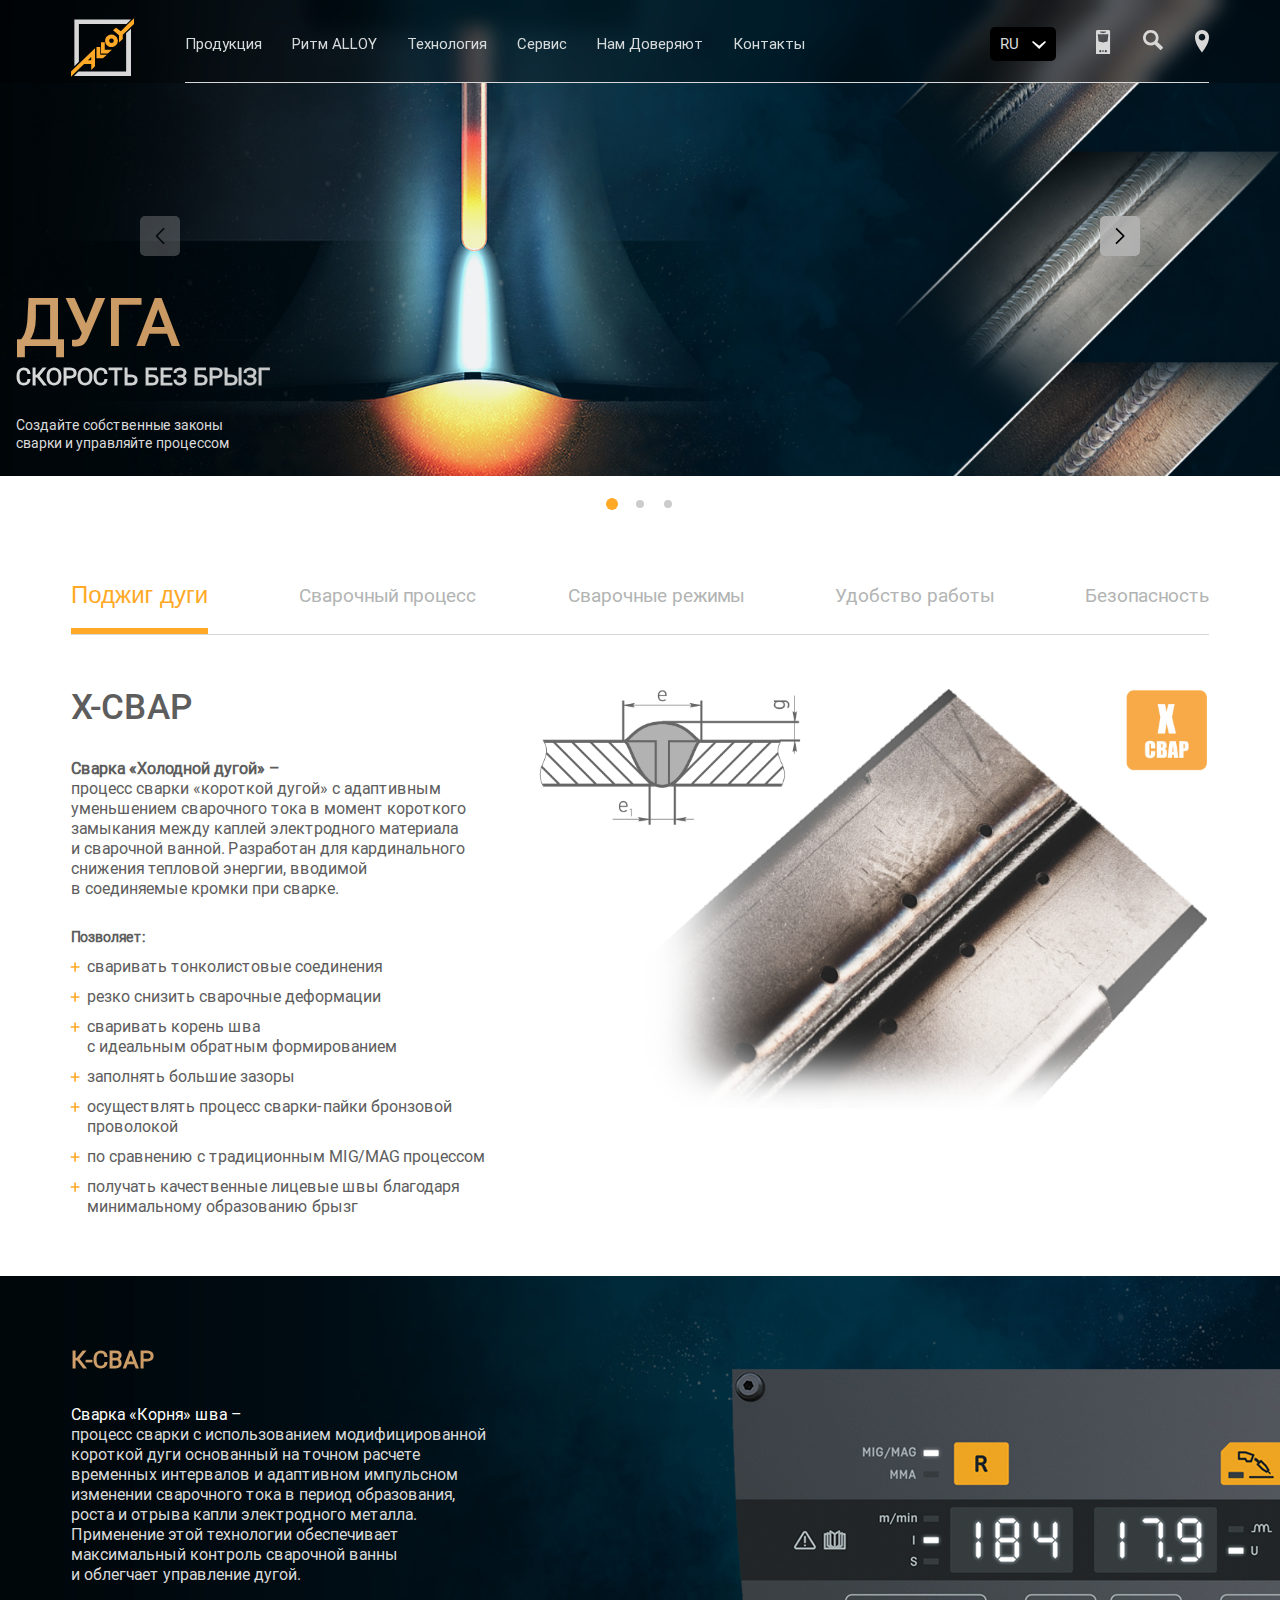
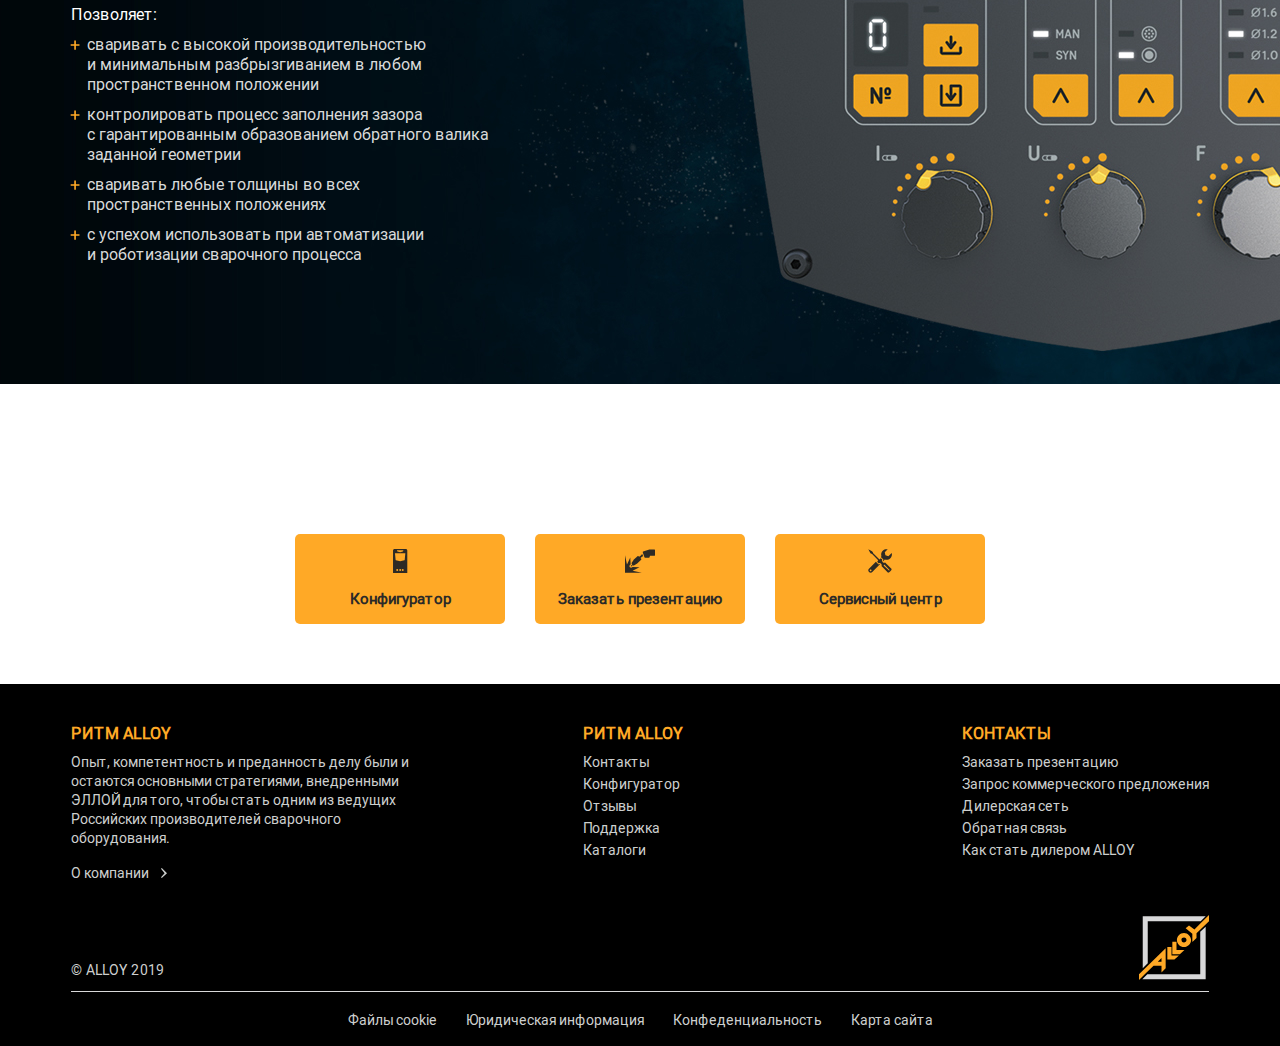
<file: pages/technologies.html>
<!DOCTYPE html>
<html lang="en">
  <head itemscope itemtype="http://schema.org/WPHeader">
    <meta http-equiv="Content-Type" content="text/html; charset=UTF-8" />
    <meta name="viewport" content="width=device-width, initial-scale=1.0" />
    <link rel="stylesheet" href="../css/swiper.min.css" />
    <link rel="stylesheet" href="../css/main.css" />
    <title itemprop="headline">Technologies</title>
  </head>
  <body>
    <div class="alloy-layout">
      <header class="alloy-header">
        <div class="alloy-container">
          <div class="alloy-header__wrapper">
            <div class="alloy-header__logo">
              <img src="../img/logo.svg" alt="" />
            </div>
            <!--./alloy-header__logo -->
            <div class="alloy-header__nav-wrapper">
              <div class="alloy-header__nav">
                <ul>
                  <li>
                    <a href="#">Продукция</a>
                  </li>
                  <li>
                    <a href="./pages/rythm.html">Ритм ALLOY</a>
                  </li>
                  <li>
                    <a href="#">Технология</a>
                  </li>
                  <li>
                    <a href="#">Сервис</a>
                  </li>
                  <li>
                    <a href="#">Нам Доверяют</a>
                  </li>
                  <li>
                    <a href="#">Контакты</a>
                  </li>
                </ul>
              </div>
              <!--./alloy-header__nav -->
              <div class="alloy-header__action">
                <div class="alloy-header__lang">
                  <span class="alloy-header__lang-main">ru</span>
                  <svg
                    width="14"
                    height="8"
                    viewBox="0 0 14 8"
                    fill="none"
                    xmlns="http://www.w3.org/2000/svg"
                  >
                    <path
                      d="M7.17073 8L14 1.04348L12.9756 0L7.17073 4.86957L1.02439 0L0 1.04348L7.17073 8Z"
                      fill="white"
                    />
                  </svg>
                  <div class="alloy-header__lang-block">
                    <span>RU</span>
                    <span>EN</span>
                  </div>
                  <!--./alloy-header__lang-block -->
                </div>
                <!--./alloy-header__lang -->
                <div class="alloy-header__action-wrapper">
                  <div class="alloy-header__device">
                    <a href="#">
                      <svg
                        width="15"
                        height="24"
                        viewBox="0 0 15 24"
                        fill="none"
                        xmlns="http://www.w3.org/2000/svg"
                      >
                        <path
                          fill-rule="evenodd"
                          clip-rule="evenodd"
                          d="M4.3022 20.1244C4.87109 20.1244 5.33331 20.5867 5.33331 21.1556C5.33331 21.7244 4.87109 22.1867 4.3022 22.1867C3.73331 22.1867 3.27109 21.7244 3.27109 21.1556C3.27109 20.5867 3.73331 20.1244 4.3022 20.1244ZM9.81331 20.1244C9.24442 20.1244 8.7822 20.5867 8.7822 21.1556C8.7822 21.7244 9.24442 22.1867 9.81331 22.1867C10.3822 22.1867 10.8444 21.7244 10.8444 21.1556C10.8444 20.5867 10.3822 20.1244 9.81331 20.1244ZM7.03997 20.1956C6.50664 20.1956 6.11553 20.6222 6.11553 21.12C6.11553 21.6533 6.5422 22.0444 7.03997 22.0444C7.53775 22.0444 7.96442 21.6178 7.96442 21.12C7.99997 20.6222 7.57331 20.1956 7.03997 20.1956ZM7.03997 1.38667H3.9822L4.15997 2.20444C4.19553 2.38222 4.3022 2.48889 4.47997 2.56L7.03997 3.34222L9.59998 2.56C9.77775 2.52444 9.88442 2.38222 9.91998 2.20444L10.0978 1.38667H7.03997V1.38667ZM1.56442 0C3.37775 0 5.22664 0 7.03997 0C8.85331 0 10.7022 0 12.5155 0C13.3689 0 14.08 0.711111 14.08 1.56444C14.08 8.92444 14.08 16.32 14.08 23.68C14.08 23.8578 13.9378 24 13.76 24H7.00442H0.248864C0.0710857 24 -0.0711365 23.8578 -0.0711365 23.68C-2.53607e-05 16.32 -2.53607e-05 8.96 -2.53607e-05 1.56444C-2.53607e-05 0.711111 0.711086 0 1.56442 0ZM7.03997 4.16H1.88442C1.84886 4.16 1.81331 4.16 1.77775 4.19556C1.7422 4.23111 1.7422 4.26667 1.7422 4.30222L2.48886 11.0933C2.52442 11.3067 2.66664 11.4489 2.84442 11.4844L7.07553 12.4444L7.03997 4.16ZM7.03997 4.16H12.2311C12.2666 4.16 12.3022 4.16 12.3378 4.19556C12.3733 4.23111 12.3733 4.26667 12.3733 4.30222L11.6266 11.0933C11.5911 11.3067 11.4489 11.4489 11.2711 11.4844L7.03997 12.4444"
                          fill="#D8D8D9"
                        />
                      </svg>
                    </a>
                  </div>
                  <!--./alloy-header__device -->
                  <div class="alloy-header__search">
                    <a href="#">
                      <svg
                        width="20"
                        height="20"
                        viewBox="0 0 20 20"
                        fill="none"
                        xmlns="http://www.w3.org/2000/svg"
                      >
                        <path
                          d="M4.25963 11.359C5.15213 12.2515 6.40974 12.8195 7.78905 12.8195C9.16836 12.8195 10.426 12.2515 11.3185 11.359C12.211 10.4665 12.7789 9.20893 12.7789 7.82961C12.7789 6.4503 12.211 5.1927 11.3185 4.3002C10.426 3.40771 9.16836 2.83976 7.78905 2.83976C6.40974 2.83976 5.15213 3.40771 4.25963 4.3002C3.36714 5.1927 2.79919 6.4503 2.79919 7.82961C2.79919 9.20893 3.36714 10.426 4.25963 11.359ZM7.78905 15.6187C5.63895 15.6187 3.69168 14.7262 2.27181 13.3469C0.892495 11.927 0 9.93915 0 7.78905C0 5.63895 0.892495 3.69168 2.27181 2.27181C3.69168 0.892495 5.63895 0 7.78905 0C9.93915 0 11.8864 0.892495 13.3063 2.27181C14.7262 3.69168 15.5781 5.63895 15.5781 7.78905C15.5781 9.29006 15.1724 10.6694 14.4422 11.8864L19.716 17.1197C20 17.4037 20 17.8905 19.716 18.1744L18.1339 19.7566C17.8499 20.0406 17.3631 20.0406 17.0791 19.7566L11.8053 14.5233C10.6288 15.213 9.24949 15.6187 7.78905 15.6187Z"
                          fill="#D8D8D9"
                        />
                      </svg>
                    </a>
                    <div class="alloy-header__search-block">
                      <input type="text" placeholder="Search..." />

                      <svg
                        viewBox="0 0 32 32"
                        xmlns="http://www.w3.org/2000/svg"
                      >
                        <defs>
                          <style>
                            .cls-1 {
                              fill: none;
                              stroke: #fff;
                              stroke-linecap: round;
                              stroke-linejoin: round;
                              stroke-width: 2px;
                            }
                          </style>
                        </defs>
                        <g id="cross">
                          <line class="cls-1" x1="7" x2="25" y1="7" y2="25" />
                          <line class="cls-1" x1="7" x2="25" y1="25" y2="7" />
                        </g>
                      </svg>
                    </div>
                    <!--./alloy-header__search-block -->
                  </div>
                  <!--./alloy-header__search -->
                  <div class="alloy-header__geo">
                    <a href="#">
                      <svg
                        width="14"
                        height="23"
                        viewBox="0 0 14 23"
                        fill="none"
                        xmlns="http://www.w3.org/2000/svg"
                      >
                        <path
                          fill-rule="evenodd"
                          clip-rule="evenodd"
                          d="M7 10.466C5.16505 10.466 3.70388 8.97087 3.70388 7.1699C3.70388 5.33495 5.19903 3.87379 7 3.87379C8.83495 3.87379 10.2961 5.36893 10.2961 7.1699C10.2961 8.97087 8.83495 10.466 7 10.466ZM0 7C0 3.12621 3.12621 0 7 0C10.8738 0 14 3.12621 14 7C14 12.7427 10.3641 17.9078 7 22.4272C3.63592 17.9417 0 12.7427 0 7Z"
                          fill="#D8D8D9"
                        />
                      </svg>
                    </a>
                  </div>
                  <!--./alloy-header__geo -->
                </div>
                <!--./alloy-header__action-wrapper -->
                <div class="alloy-header__toggler">
                  <button>
                    <svg
                      class="alloy-icon alloy-open alloy-active"
                      width="24"
                      height="14"
                      viewBox="0 0 24 14"
                      fill="none"
                      xmlns="http://www.w3.org/2000/svg"
                    >
                      <rect width="24" height="2" fill="#FFA926" />
                      <rect y="6" width="24" height="2" fill="#FFA926" />
                      <rect y="12" width="24" height="2" fill="#FFA926" />
                    </svg>
                    <svg
                      class="alloy-icon alloy-close"
                      viewBox="0 0 32 32"
                      xmlns="http://www.w3.org/2000/svg"
                    >
                      <defs>
                        <style>
                          .cls-1 {
                            fill: none;
                            stroke: #ffa926;
                            stroke-linecap: round;
                            stroke-linejoin: round;
                            stroke-width: 2px;
                          }
                        </style>
                      </defs>
                      <g id="cross">
                        <line class="cls-1" x1="7" x2="25" y1="7" y2="25" />
                        <line class="cls-1" x1="7" x2="25" y1="25" y2="7" />
                      </g>
                    </svg>
                  </button>
                </div>
                <!--./alloy-header__toggler -->
              </div>
              <!--./alloy-header__action -->
            </div>
            <!--./alloy-header__nav-wrapper -->
          </div>
          <!--./alloy-header__wrapper -->
        </div>
        <!--./alloy-container -->
      </header>
      <!--./alloy-header -->
      <main class="alloy-main">
        <section class="alloy-first-screen alloy-technologies-screen">
          <div class="swiper alloy-main-slider">
            <div class="swiper-wrapper">
              <div class="alloy-main-slider__slide swiper-slide">
                <picture>
                  <img src="../img/technologies/screen.jpg" alt="" />
                </picture>
                <div class="alloy-container-full">
                  <div class="alloy-first-screen-content">
                    <h1 class="gradient-title">ДУГА</h1>
                    <h2 class="gradient-subtitle">Скорость без брызг</h2>
                    <p>
                      Создайте собственные законы <br />
                      сварки и управляйте процессом
                    </p>
                  </div>
                  <!--./alloy-first-screen-content -->
                </div>
                <!--./alloy-container -->
              </div>
              <!--./alloy-main-slider__slide -->
              <div class="alloy-main-slider__slide swiper-slide">
                <picture>
                  <img src="../img/technologies/screen.jpg" alt="" />
                </picture>
                <div class="alloy-container-full">
                  <div class="alloy-first-screen-content">
                    <h1 class="gradient-title">ДУГА</h1>
                    <h2 class="gradient-subtitle">Скорость без брызг</h2>
                    <p>
                      Создайте собственные законы <br />
                      сварки и управляйте процессом
                    </p>
                  </div>
                  <!--./alloy-first-screen-content -->
                </div>
                <!--./alloy-container -->
              </div>
              <!--./alloy-main-slider__slide -->
              <div class="alloy-main-slider__slide swiper-slide">
                <picture>
                  <img src="../img/technologies/screen.jpg" alt="" />
                </picture>
                <div class="alloy-container-full">
                  <div class="alloy-first-screen-content">
                    <h1 class="gradient-title">ДУГА</h1>
                    <h2 class="gradient-subtitle">Скорость без брызг</h2>
                    <p>
                      Создайте собственные законы <br />
                      сварки и управляйте процессом
                    </p>
                  </div>
                  <!--./alloy-first-screen-content -->
                </div>
                <!--./alloy-container -->
              </div>
              <!--./alloy-main-slider__slide -->
            </div>
            <div class="swiper-pagination alloy-main-slider__pagination"></div>
            <div class="alloy-main-slider__arrows">
              <div
                class="swiper-button-next alloy-main-slider__btn alloy-main-slider__next"
              ></div>
              <div
                class="swiper-button-prev alloy-main-slider__btn alloy-main-slider__prev"
              ></div>
            </div>
            <!--./test -->
          </div>
        </section>
        <!--./alloy-first-screen -->

        <section class="alloy-devices">
          <div class="alloy-container">
            <div class="tab alloy-technologies-tab">
              <ul class="tab-nav alloy-devices__tab-top">
                <li class="tab-nav-item active">
                  <a
                    class="tab-nav-link alloy-devices__nav-link c-font-grey"
                    href="#"
                    >Поджиг дуги</a
                  >
                </li>
                <li class="tab-nav-item">
                  <a
                    class="tab-nav-link alloy-devices__nav-link c-font-grey"
                    href="#"
                    >Сварочный процесс</a
                  >
                </li>
                <li class="tab-nav-item">
                  <a
                    class="tab-nav-link alloy-devices__nav-link c-font-grey"
                    href="#"
                    >Сварочные режимы</a
                  >
                </li>
                <li class="tab-nav-item">
                  <a
                    class="tab-nav-link alloy-devices__nav-link c-font-grey"
                    href="#"
                    >Удобство работы</a
                  >
                </li>
                <li class="tab-nav-item">
                  <a
                    class="tab-nav-link alloy-devices__nav-link c-font-grey"
                    href="#"
                    >Безопасность</a
                  >
                </li>
              </ul>
              <div class="tab-body">
                <div class="tab-pane active">
                  <div class="alloy-technologies__block">
                    <div class="alloy-technologies__block-article">
                      <h1>X-CBAP</h1>
                      <p>
                        <span>Сварка «Холодной дугой» –</span> <br />
                        процесс сварки «короткой дугой» с адаптивным <br />
                        уменьшением сварочного тока в момент короткого <br />
                        замыкания между каплей электродного материала <br />
                        и сварочной ванной. Разработан для кардинального <br />
                        снижения тепловой энергии, вводимой <br />
                        в соединяемые кромки при сварке. <br />
                      </p>
                      <h3>Позволяет:</h3>
                      <ul class="alloy-technologies__block-list">
                        <li>сваривать тонколистовые соединения</li>
                        <li>резко снизить сварочные деформации</li>
                        <li>
                          сваривать корень шва <br />
                          с идеальным обратным формированием
                        </li>
                        <li>заполнять большие зазоры</li>
                        <li>
                          осуществлять процесс сварки-пайки бронзовой проволокой
                        </li>
                        <li>по сравнению с традиционным MIG/MAG процессом</li>
                        <li>
                          получать качественные лицевые швы благодаря
                          минимальному образованию брызг
                        </li>
                      </ul>
                    </div>
                    <div class="alloy-technologies__block-image">
                      <img src="../img/technologies/x-svar.png" alt="" />
                    </div>
                  </div>
                </div>
                <div class="tab-pane">
                  <div class="alloy-technologies__block">
                    <div class="alloy-technologies__block-article">
                      <h1>X-CBAP</h1>
                      <p>
                        <span>Сварка «Холодной дугой» –</span> <br />
                        процесс сварки «короткой дугой» с адаптивным <br />
                        уменьшением сварочного тока в момент короткого <br />
                        замыкания между каплей электродного материала <br />
                        и сварочной ванной. Разработан для кардинального <br />
                        снижения тепловой энергии, вводимой <br />
                        в соединяемые кромки при сварке. <br />
                      </p>
                      <h3>Позволяет:</h3>
                      <ul class="alloy-technologies__block-list">
                        <li>сваривать тонколистовые соединения</li>
                        <li>резко снизить сварочные деформации</li>
                        <li>
                          сваривать корень шва <br />
                          с идеальным обратным формированием
                        </li>
                        <li>заполнять большие зазоры</li>
                        <li>
                          осуществлять процесс сварки-пайки бронзовой проволокой
                        </li>
                        <li>по сравнению с традиционным MIG/MAG процессом</li>
                        <li>
                          получать качественные лицевые швы благодаря
                          минимальному образованию брызг
                        </li>
                      </ul>
                    </div>
                    <div class="alloy-technologies__block-image">
                      <img src="../img/technologies/x-svar.png" alt="" />
                    </div>
                  </div>
                </div>
                <div class="tab-pane">
                  <div class="alloy-technologies__block">
                    <div class="alloy-technologies__block-article">
                      <h1>X-CBAP</h1>
                      <p>
                        <span>Сварка «Холодной дугой» –</span> <br />
                        процесс сварки «короткой дугой» с адаптивным <br />
                        уменьшением сварочного тока в момент короткого <br />
                        замыкания между каплей электродного материала <br />
                        и сварочной ванной. Разработан для кардинального <br />
                        снижения тепловой энергии, вводимой <br />
                        в соединяемые кромки при сварке. <br />
                      </p>
                      <h3>Позволяет:</h3>
                      <ul class="alloy-technologies__block-list">
                        <li>сваривать тонколистовые соединения</li>
                        <li>резко снизить сварочные деформации</li>
                        <li>
                          сваривать корень шва <br />
                          с идеальным обратным формированием
                        </li>
                        <li>заполнять большие зазоры</li>
                        <li>
                          осуществлять процесс сварки-пайки бронзовой проволокой
                        </li>
                        <li>по сравнению с традиционным MIG/MAG процессом</li>
                        <li>
                          получать качественные лицевые швы благодаря
                          минимальному образованию брызг
                        </li>
                      </ul>
                    </div>
                    <div class="alloy-technologies__block-image">
                      <img src="../img/technologies/x-svar.png" alt="" />
                    </div>
                  </div>
                </div>
                <div class="tab-pane">
                  <div class="alloy-technologies__block">
                    <div class="alloy-technologies__block-article">
                      <h1>X-CBAP</h1>
                      <p>
                        <span>Сварка «Холодной дугой» –</span> <br />
                        процесс сварки «короткой дугой» с адаптивным <br />
                        уменьшением сварочного тока в момент короткого <br />
                        замыкания между каплей электродного материала <br />
                        и сварочной ванной. Разработан для кардинального <br />
                        снижения тепловой энергии, вводимой <br />
                        в соединяемые кромки при сварке.
                      </p>
                      <h3>Позволяет:</h3>
                      <ul class="alloy-technologies__block-list">
                        <li>сваривать тонколистовые соединения</li>
                        <li>резко снизить сварочные деформации</li>
                        <li>
                          сваривать корень шва <br />
                          с идеальным обратным формированием
                        </li>
                        <li>заполнять большие зазоры</li>
                        <li>
                          осуществлять процесс сварки-пайки бронзовой проволокой
                        </li>
                        <li>по сравнению с традиционным MIG/MAG процессом</li>
                        <li>
                          получать качественные лицевые швы благодаря
                          минимальному образованию брызг
                        </li>
                      </ul>
                    </div>
                    <div class="alloy-technologies__block-image">
                      <img src="../img/technologies/x-svar.png" alt="" />
                    </div>
                  </div>
                </div>
                <div class="tab-pane">
                  <div class="alloy-technologies__block">
                    <div class="alloy-technologies__block-article">
                      <h1>X-CBAP</h1>
                      <p>
                        <span>Сварка «Холодной дугой» –</span> <br />
                        процесс сварки «короткой дугой» с адаптивным <br />
                        уменьшением сварочного тока в момент короткого <br />
                        замыкания между каплей электродного материала <br />
                        и сварочной ванной. Разработан для кардинального <br />
                        снижения тепловой энергии, вводимой <br />
                        в соединяемые кромки при сварке. <br />
                      </p>
                      <h3>Позволяет:</h3>
                      <ul class="alloy-technologies__block-list">
                        <li>сваривать тонколистовые соединения</li>
                        <li>резко снизить сварочные деформации</li>
                        <li>
                          сваривать корень шва <br />
                          с идеальным обратным формированием
                        </li>
                        <li>заполнять большие зазоры</li>
                        <li>
                          осуществлять процесс сварки-пайки бронзовой проволокой
                        </li>
                        <li>по сравнению с традиционным MIG/MAG процессом</li>
                        <li>
                          получать качественные лицевые швы благодаря
                          минимальному образованию брызг
                        </li>
                      </ul>
                    </div>
                    <div class="alloy-technologies__block-image">
                      <img src="../img/technologies/x-svar.png" alt="" />
                    </div>
                  </div>
                </div>
              </div>
            </div>
          </div>
          <!--./alloy-container -->
        </section>
        <!--./alloy-catalog -->

        <section class="alloy-technologies__welding">
          <div
            class="alloy-container-fuller"
            style="background-image: url(../img/products/control-banner.jpg)"
          >
            <div class="alloy-container">
              <div class="alloy-technologies__welding-article">
                <h2 class="gradient-title">К-CBAP</h2>
                <p>
                 <span>Сварка «Корня» шва –</span> <br />
                  процесс сварки с использованием модифицированной <br />
                  короткой дуги основанный на точном расчете <br />
                  временных интервалов и адаптивном импульсном <br />
                  изменении сварочного тока в период образования, <br />
                  роста и отрыва капли электродного металла. <br />
                  Применение этой технологии обеспечивает <br />
                  максимальный контроль сварочной ванны <br />
                  и облегчает управление дугой.
                </p>
                <h3>Позволяет:</h3>
                <ul class="alloy-technologies__welding-list">
                  <li>
                    сваривать с высокой производительностью <br />
                    и минимальным разбрызгиванием в любом <br />
                    пространственном положении
                  </li>
                  <li>
                    контролировать процесс заполнения зазора <br />
                    с гарантированным образованием обратного валика <br />
                    заданной геометрии
                  </li>
                  <li>
                    сваривать любые толщины во всех <br />
                    пространственных положениях
                  </li>
                  <li>
                    с успехом использовать при автоматизации <br />
                    и роботизации сварочного процесса
                  </li>
                </ul>
              </div>
            </div>
          </div>
        </section>
        <section class="alloy-offer">
          <div class="alloy-container-full">
            <div class="alloy-offer__wrapper">
              <div class="alloy-offer__nav">
                <a href="#">
                  <svg
                    width="18"
                    height="31"
                    viewBox="0 0 18 31"
                    fill="none"
                    xmlns="http://www.w3.org/2000/svg"
                  >
                    <path
                      fill-rule="evenodd"
                      clip-rule="evenodd"
                      d="M5.44186 25.9535C6.27907 25.9535 6.69767 26.3721 6.69767 27.2093C6.69767 28.0465 6.27907 28.4651 5.44186 28.4651C5.02326 28.4651 4.18605 28.0465 4.18605 27.2093C4.18605 26.3721 5.02326 25.9535 5.44186 25.9535ZM12.5581 25.9535C11.7209 25.9535 11.3023 26.3721 11.3023 27.2093C11.3023 28.0465 11.7209 28.4651 12.5581 28.4651C13.3953 28.4651 13.814 28.0465 13.814 27.2093C13.814 26.3721 13.3953 25.9535 12.5581 25.9535ZM9.2093 25.9535C8.37209 25.9535 7.95349 26.3721 7.95349 27.2093C7.95349 28.0465 8.37209 28.4651 9.2093 28.4651C10.0465 28.4651 10.4651 28.0465 10.4651 27.2093C10.4651 26.3721 9.62791 25.9535 9.2093 25.9535ZM9.2093 1.67442H5.02326L5.44186 2.93023C5.44186 3.34884 5.44186 3.34884 5.86047 3.34884L9.2093 4.18605L12.5581 3.34884C12.5581 3.34884 12.5581 2.93023 12.9767 2.93023L13.3953 1.67442H9.2093ZM2.09302 0C4.18605 0 6.69767 0 9.2093 0C11.7209 0 13.814 0 16.3256 0C17.5814 0 18.4186 0.837209 18.4186 2.09302C18.4186 11.7209 18.4186 20.9302 18.4186 30.5581C18.4186 30.9767 18.4186 30.9767 18 30.9767H9.2093H0.418605C0 30.9767 0 30.5581 0 30.5581C0 20.9302 0 11.7209 0 2.09302C0 0.837209 0.837209 0 2.09302 0ZM9.2093 5.44186H2.51163L3.34884 14.2326C3.34884 14.6512 3.76744 14.6512 3.76744 14.6512L9.2093 15.907V5.44186ZM9.2093 5.44186H15.907L15.0698 14.2326C15.0698 14.6512 14.6512 14.6512 14.6512 14.6512L9.2093 15.907"
                      fill="#2D2A25"
                    />
                  </svg>
                  <span>Конфигуратор</span>
                </a>
                <a href="#">
                  <svg
                    width="38"
                    height="29"
                    viewBox="0 0 38 29"
                    fill="none"
                    xmlns="http://www.w3.org/2000/svg"
                  >
                    <path
                      fill-rule="evenodd"
                      clip-rule="evenodd"
                      d="M22.967 8.35165C22.5494 8.35165 22.1319 8.76923 21.7143 8.76923C21.2967 9.18681 20.8791 9.6044 20.4615 10.022L19.6264 10.8571L20.4615 11.6923C20.8791 12.1099 20.8791 12.5275 20.4615 12.9451L15.4506 17.5385L11.2747 20.044C10.8571 20.4615 10.4396 20.4615 10.022 20.044V19.6264L8.35165 21.2967C7.93407 21.7143 7.51648 21.7143 7.51648 21.2967C7.0989 20.8791 7.0989 20.4615 7.51648 20.4615L9.18681 18.7912L8.76923 18.3736C8.35165 17.956 8.35165 17.5385 8.35165 17.1209L10.8571 13.3626C10.8571 13.3626 10.8571 13.3626 10.8571 12.9451L15.8681 8.35165C16.2857 7.93407 16.7033 7.93407 17.1209 8.35165L17.956 9.18681L18.7912 8.35165C19.2088 7.93407 20.044 7.51648 20.4615 7.0989C20.8791 6.26374 21.2967 6.26374 22.1319 5.84615L22.967 8.35165ZM31.7363 7.93407L30.9011 10.022C30.9011 10.4396 30.4835 10.4396 30.0659 10.4396H25.8901C25.4725 10.4396 25.0549 10.022 24.6374 9.60439L22.5495 3.75824C22.5495 3.34066 22.5494 2.50549 22.967 2.50549L30.9011 0C30.9011 0 30.9011 0 31.3187 0H37.5824C37.5824 0 38 0.417582 38 0.835165V7.0989C38 7.51648 37.5824 7.93407 37.1648 7.93407H31.7363ZM0 7.0989L2.50549 18.7912L6.68132 10.022L7.0989 18.7912L6.26374 19.6264C5.42857 20.4615 5.42857 21.7143 6.26374 22.5495C7.0989 23.3846 8.35165 23.3846 9.18681 22.5495L9.60439 22.1319L18.3736 22.5495L9.60439 26.7253L21.2967 29.2308H0V7.0989Z"
                      fill="#2D2A25"
                    />
                  </svg>
                  <span>Заказать презентацию</span>
                </a>
                <a href="#">
                  <svg
                    width="30"
                    height="30"
                    viewBox="0 0 30 30"
                    fill="none"
                    xmlns="http://www.w3.org/2000/svg"
                  >
                    <path
                      fill-rule="evenodd"
                      clip-rule="evenodd"
                      d="M4.1096 25.8906C3.69864 25.4797 2.87672 25.4797 2.46576 25.8906C2.0548 26.3016 2.0548 27.1235 2.46576 27.5345C2.87672 27.9454 3.69864 27.9454 4.1096 27.5345C4.52056 27.1235 4.52056 26.3016 4.1096 25.8906ZM9.86302 16.0276L1.23289 24.6577C8.34465e-06 25.8906 8.34465e-06 27.5345 1.23289 28.7673C2.46576 30.0002 4.52056 30.0002 5.34247 28.7673L15.2055 18.9043C14.7945 18.4934 14.3836 18.4934 13.9726 18.9043L13.1507 19.3153L9.86302 16.0276ZM19.726 20.1372C20.137 19.7262 20.548 19.7262 20.9589 20.1372L26.7123 25.8906C27.1233 26.3016 27.1233 26.7125 26.7123 26.7125C26.3014 27.1235 25.8904 27.1235 25.8904 26.7125L19.726 20.9591C19.726 20.5482 19.726 20.1372 19.726 20.1372ZM0.410967 0.411164L2.87672 4.93171L4.1096 6.16459L4.52056 5.75363L12.7397 13.9728L11.5069 16.0276L13.5617 18.0824C14.3836 17.2605 15.6164 17.6714 16.4384 18.4934C17.2603 19.3153 17.2603 20.5482 16.8493 21.3701L25.0685 29.5892C25.8904 29.5892 27.1233 29.1783 27.9452 27.9454C28.7671 27.1235 29.5891 25.8906 29.5891 25.0687L21.3699 16.8495C20.548 17.2605 19.3151 17.2605 18.4932 16.4386C17.6712 15.6166 17.2603 14.3838 17.6712 13.1509L16.0274 11.5071L14.3836 13.1509L6.16439 4.93171V4.10979L4.93152 2.87692L0.410967 0.411164ZM24.6575 0.411164C22.6027 0.0002051 20.137 0.411164 18.4932 2.055C16.4384 4.10979 16.0274 6.57555 16.8493 9.0413L16.0274 9.86322L19.3151 13.1509L18.9041 13.9728C18.4932 14.3838 18.9041 14.7947 18.9041 15.2057L20.9589 13.1509C23.4247 13.9728 25.8904 13.5618 27.9452 11.5071C29.5891 9.86322 30.411 7.39747 29.5891 4.93171L25.4795 9.0413L21.7808 7.80842L20.9589 4.10979L24.6575 0.411164Z"
                      fill="#2D2A25"
                    />
                  </svg>
                  <span>Сервисный центр</span>
                </a>
              </div>
              <!--./alloy-offer__nav -->
            </div>
            <!--./alloy-offer__wrapper -->
          </div>
          <!--./alloy-container -->
        </section>
        <!--./alloy-offer -->
      </main>
      <!--./alloy-main -->
      <footer class="alloy-footer">
        <div class="alloy-container">
          <div class="alloy-footer__wrapper">
            <div class="alloy-footer__info">
              <div class="alloy-footer__title">
                <h3>РИТМ ALLOY</h3>
              </div>
              <!--./alloy-footer__title -->
              <div class="alloy-footer__text">
                <p>
                  Опыт, компетентность и преданность делу были и остаются
                  основными стратегиями, внедренными ЭЛЛОЙ для того, чтобы стать
                  одним из ведущих Российских произво­дителей сварочного
                  оборудования.
                </p>
              </div>
              <!--./alloy-footer__text -->
              <div class="alloy-footer__link">
                <a href="#">
                  <span>О компании</span>
                  <svg
                    width="6"
                    height="10"
                    viewBox="0 0 6 10"
                    fill="none"
                    xmlns="http://www.w3.org/2000/svg"
                  >
                    <path
                      d="M6 5.2L0.8 0L0 0.8L3.6 5.2L0 9.2L0.8 10L6 5.2Z"
                      fill="#CDCFCE"
                    />
                  </svg>
                </a>
              </div>
              <!--./alloy-footer__link -->
            </div>
            <!--./alloy-footer__info -->
            <div class="alloy-footer__nav">
              <div class="alloy-footer__nav-block">
                <div class="alloy-footer__title">
                  <h3>РИТМ ALLOY</h3>
                </div>
                <!--./alloy-footer__title -->
                <ul>
                  <li><a href="#">Контакты</a></li>
                  <li><a href="#">Конфигуратор</a></li>
                  <li><a href="#">Отзывы</a></li>
                  <li><a href="#">Поддержка</a></li>
                  <li><a href="#">Каталоги</a></li>
                </ul>
              </div>
              <!--./alloy-footer__nav-block -->
              <div class="alloy-footer__nav-block">
                <div class="alloy-footer__title">
                  <h3>КОНТАКТЫ</h3>
                </div>
                <!--./alloy-footer__title -->
                <ul>
                  <li><a href="#">Заказать презентацию</a></li>
                  <li><a href="#">Запрос коммерческого предложения</a></li>
                  <li><a href="#">Дилерская сеть</a></li>
                  <li><a href="#">Обратная связь</a></li>
                  <li><a href="#">Как стать дилером ALLOY</a></li>
                </ul>
              </div>
              <!--./alloy-footer__nav-block -->
            </div>
            <!--./alloy-footer__nav -->
          </div>
          <!--./alloy-footer__wrapper -->
          <div class="alloy-footer__copyright">
            <div class="alloy-footer__copyright-top">
              <p>© ALLOY 2019</p>
              <img src="../img/logo.svg" alt="" />
            </div>
            <!--./alloy-footer__copyright-top -->
            <div class="alloy-footer__copyright-bottom">
              <a href="#">Файлы cookie</a>
              <a href="#">Юридическая информация</a>
              <a href="#">Конфеденциальность</a>
              <a href="#">Карта сайта</a>
            </div>
            <!--./alloy-footer__copyright-bottom -->
          </div>
          <!--./alloy-footer__copyright -->
        </div>
        <!--./alloy-container -->
      </footer>
      <!--./alloy-footer -->
    </div>

    <script src="../js/jquery.js"></script>
    <script src="../js/swiper.js"></script>
    <script src="../js/main.js"></script>
    <script src="../js/main-page-scripts.js"></script>
  </body>
</html>
</file>
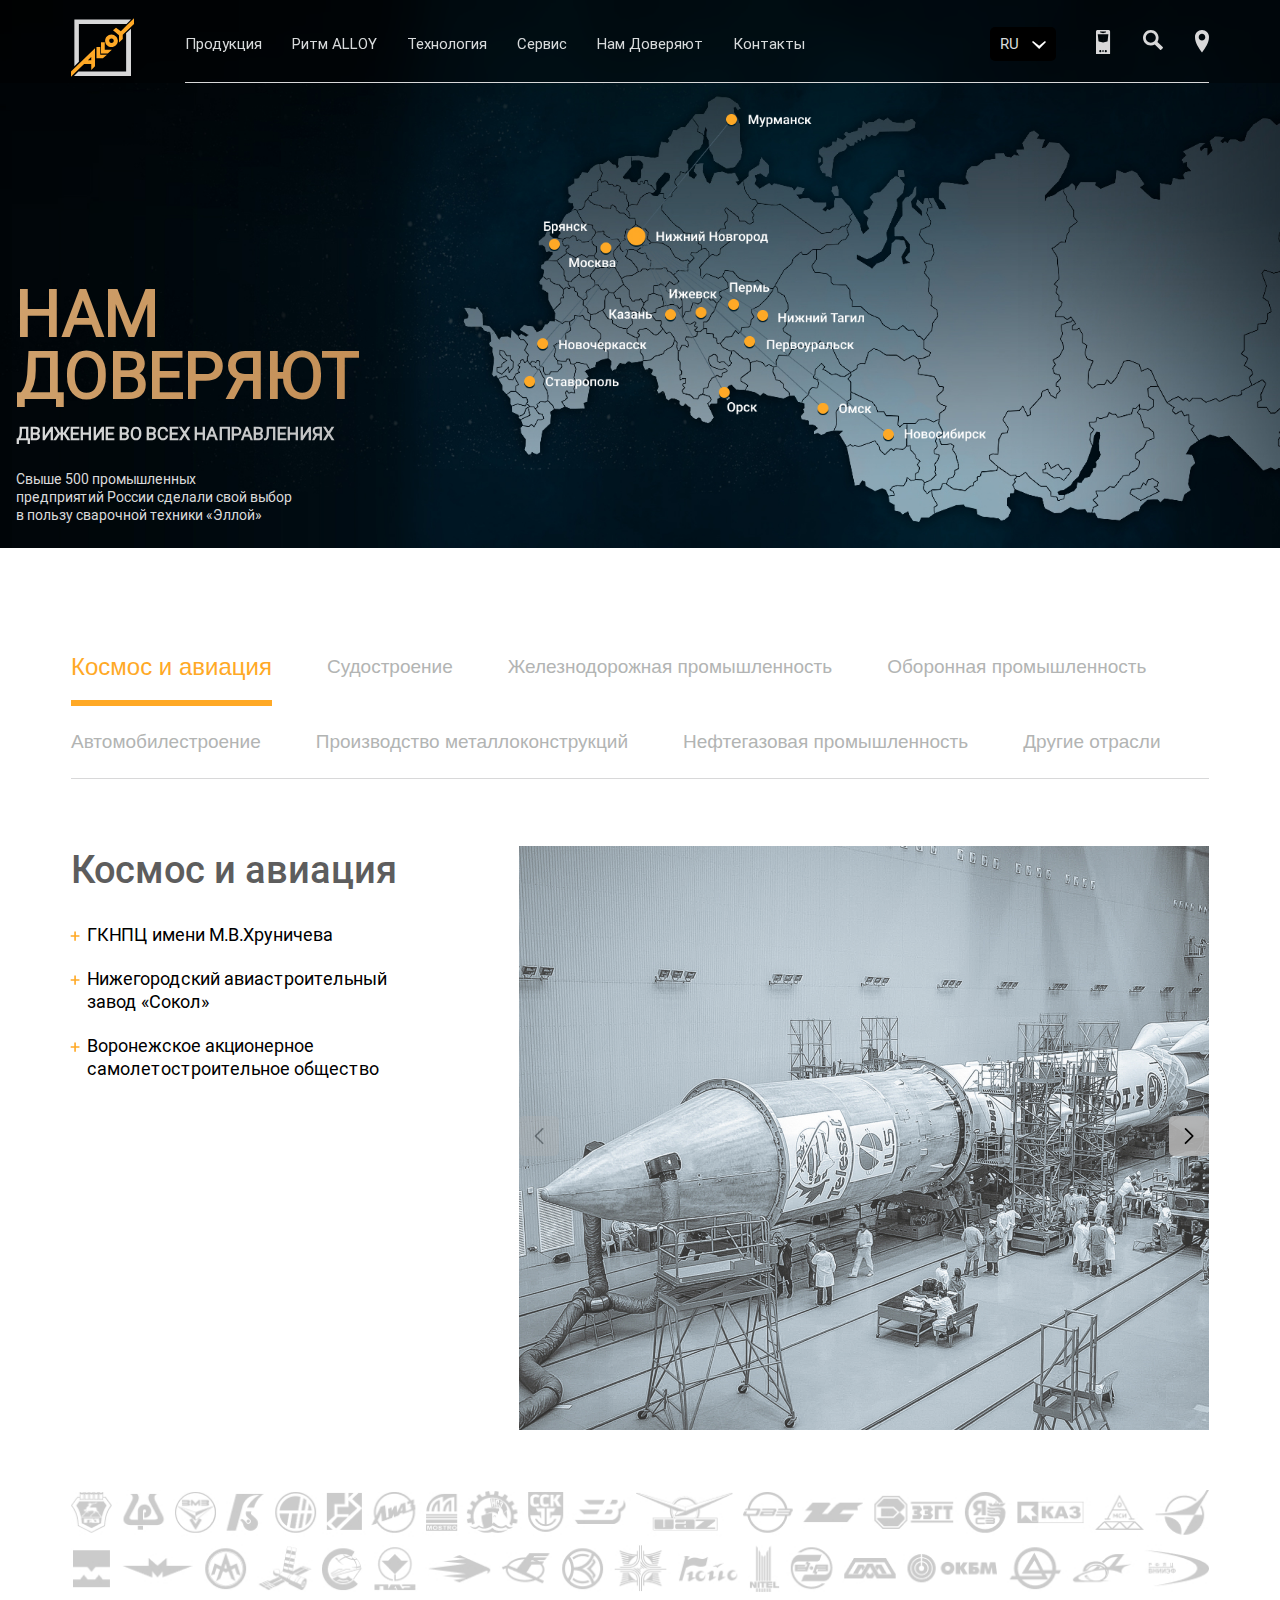
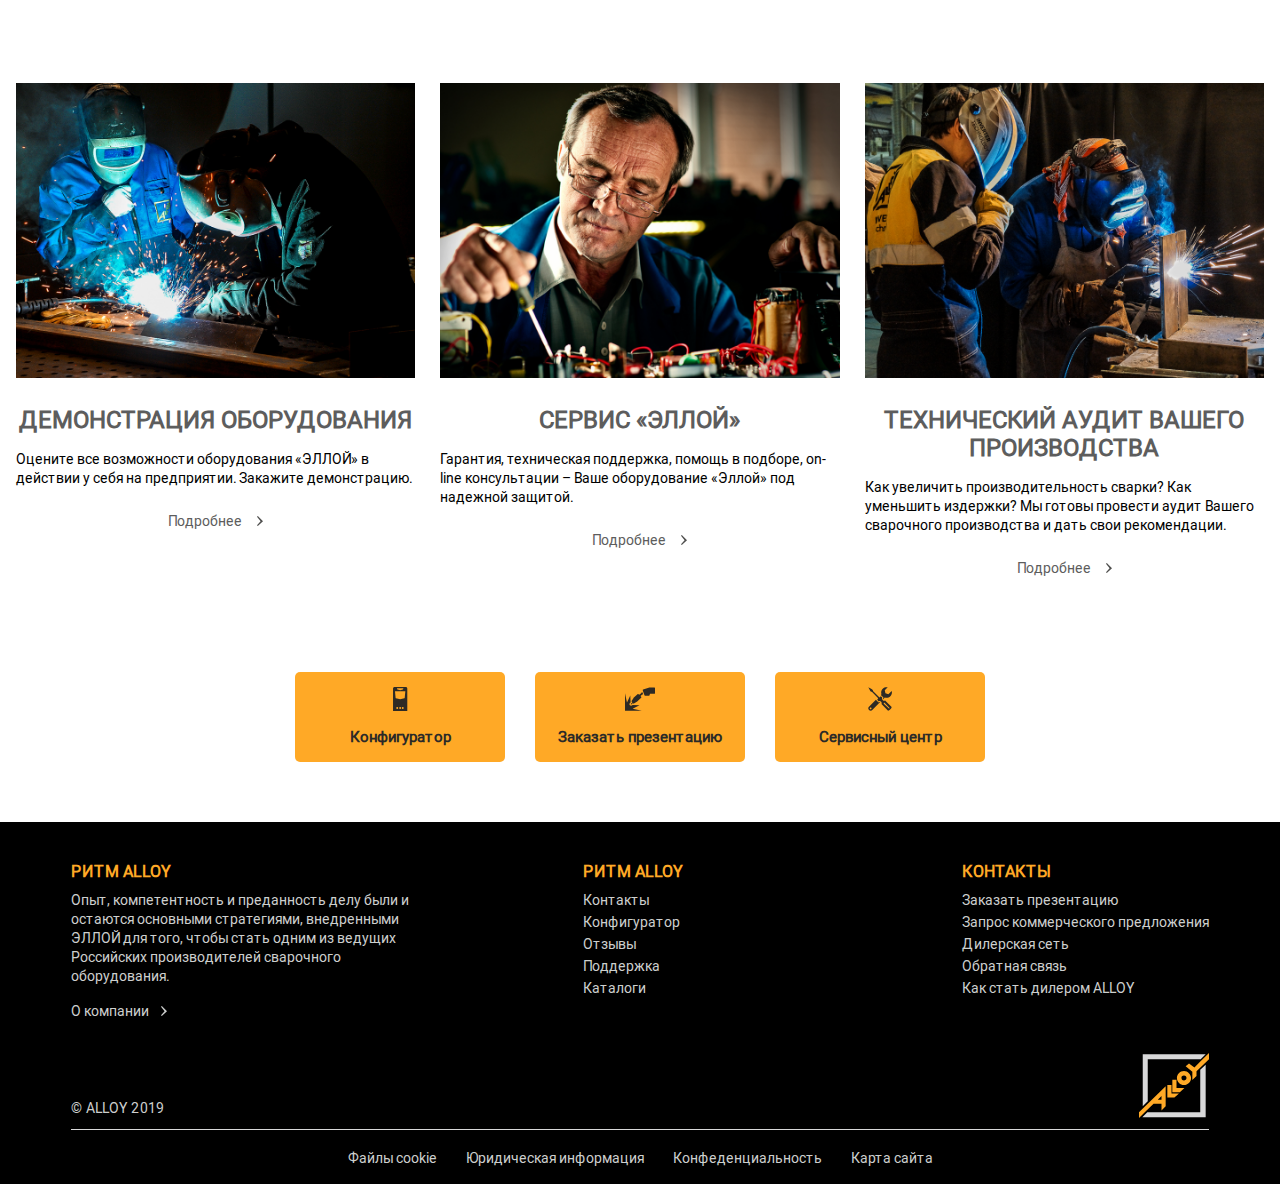
<file: pages/trust.html>
<!DOCTYPE html>
<html lang="en">
  <head itemscope itemtype="http://schema.org/WPHeader">
    <meta http-equiv="Content-Type" content="text/html; charset=UTF-8" />
    <meta name="viewport" content="width=device-width, initial-scale=1.0" />
    <link rel="stylesheet" href="../css/swiper.min.css" />
    <link rel="stylesheet" href="../css/main.css" />
    <title itemprop="headline">Trust</title>
  </head>
  <body>
    <div class="alloy-layout">
      <header class="alloy-header">
        <div class="alloy-container">
          <div class="alloy-header__wrapper">
            <div class="alloy-header__logo">
              <img src="../img/logo.svg" alt="" />
            </div>
            <!--./alloy-header__logo -->
            <div class="alloy-header__nav-wrapper">
              <div class="alloy-header__nav">
                <ul>
                  <li>
                    <a href="#">Продукция</a>
                  </li>
                  <li>
                    <a href="./pages/rythm.html">Ритм ALLOY</a>
                  </li>
                  <li>
                    <a href="#">Технология</a>
                  </li>
                  <li>
                    <a href="#">Сервис</a>
                  </li>
                  <li>
                    <a href="#">Нам Доверяют</a>
                  </li>
                  <li>
                    <a href="#">Контакты</a>
                  </li>
                </ul>
              </div>
              <!--./alloy-header__nav -->
              <div class="alloy-header__action">
                <div class="alloy-header__lang">
                  <span class="alloy-header__lang-main">ru</span>
                  <svg
                    width="14"
                    height="8"
                    viewBox="0 0 14 8"
                    fill="none"
                    xmlns="http://www.w3.org/2000/svg"
                  >
                    <path
                      d="M7.17073 8L14 1.04348L12.9756 0L7.17073 4.86957L1.02439 0L0 1.04348L7.17073 8Z"
                      fill="white"
                    />
                  </svg>
                  <div class="alloy-header__lang-block">
                    <span>RU</span>
                    <span>EN</span>
                  </div>
                  <!--./alloy-header__lang-block -->
                </div>
                <!--./alloy-header__lang -->
                <div class="alloy-header__action-wrapper">
                  <div class="alloy-header__device">
                    <a href="#">
                      <svg
                        width="15"
                        height="24"
                        viewBox="0 0 15 24"
                        fill="none"
                        xmlns="http://www.w3.org/2000/svg"
                      >
                        <path
                          fill-rule="evenodd"
                          clip-rule="evenodd"
                          d="M4.3022 20.1244C4.87109 20.1244 5.33331 20.5867 5.33331 21.1556C5.33331 21.7244 4.87109 22.1867 4.3022 22.1867C3.73331 22.1867 3.27109 21.7244 3.27109 21.1556C3.27109 20.5867 3.73331 20.1244 4.3022 20.1244ZM9.81331 20.1244C9.24442 20.1244 8.7822 20.5867 8.7822 21.1556C8.7822 21.7244 9.24442 22.1867 9.81331 22.1867C10.3822 22.1867 10.8444 21.7244 10.8444 21.1556C10.8444 20.5867 10.3822 20.1244 9.81331 20.1244ZM7.03997 20.1956C6.50664 20.1956 6.11553 20.6222 6.11553 21.12C6.11553 21.6533 6.5422 22.0444 7.03997 22.0444C7.53775 22.0444 7.96442 21.6178 7.96442 21.12C7.99997 20.6222 7.57331 20.1956 7.03997 20.1956ZM7.03997 1.38667H3.9822L4.15997 2.20444C4.19553 2.38222 4.3022 2.48889 4.47997 2.56L7.03997 3.34222L9.59998 2.56C9.77775 2.52444 9.88442 2.38222 9.91998 2.20444L10.0978 1.38667H7.03997V1.38667ZM1.56442 0C3.37775 0 5.22664 0 7.03997 0C8.85331 0 10.7022 0 12.5155 0C13.3689 0 14.08 0.711111 14.08 1.56444C14.08 8.92444 14.08 16.32 14.08 23.68C14.08 23.8578 13.9378 24 13.76 24H7.00442H0.248864C0.0710857 24 -0.0711365 23.8578 -0.0711365 23.68C-2.53607e-05 16.32 -2.53607e-05 8.96 -2.53607e-05 1.56444C-2.53607e-05 0.711111 0.711086 0 1.56442 0ZM7.03997 4.16H1.88442C1.84886 4.16 1.81331 4.16 1.77775 4.19556C1.7422 4.23111 1.7422 4.26667 1.7422 4.30222L2.48886 11.0933C2.52442 11.3067 2.66664 11.4489 2.84442 11.4844L7.07553 12.4444L7.03997 4.16ZM7.03997 4.16H12.2311C12.2666 4.16 12.3022 4.16 12.3378 4.19556C12.3733 4.23111 12.3733 4.26667 12.3733 4.30222L11.6266 11.0933C11.5911 11.3067 11.4489 11.4489 11.2711 11.4844L7.03997 12.4444"
                          fill="#D8D8D9"
                        />
                      </svg>
                    </a>
                  </div>
                  <!--./alloy-header__device -->
                  <div class="alloy-header__search">
                    <a href="#">
                      <svg
                        width="20"
                        height="20"
                        viewBox="0 0 20 20"
                        fill="none"
                        xmlns="http://www.w3.org/2000/svg"
                      >
                        <path
                          d="M4.25963 11.359C5.15213 12.2515 6.40974 12.8195 7.78905 12.8195C9.16836 12.8195 10.426 12.2515 11.3185 11.359C12.211 10.4665 12.7789 9.20893 12.7789 7.82961C12.7789 6.4503 12.211 5.1927 11.3185 4.3002C10.426 3.40771 9.16836 2.83976 7.78905 2.83976C6.40974 2.83976 5.15213 3.40771 4.25963 4.3002C3.36714 5.1927 2.79919 6.4503 2.79919 7.82961C2.79919 9.20893 3.36714 10.426 4.25963 11.359ZM7.78905 15.6187C5.63895 15.6187 3.69168 14.7262 2.27181 13.3469C0.892495 11.927 0 9.93915 0 7.78905C0 5.63895 0.892495 3.69168 2.27181 2.27181C3.69168 0.892495 5.63895 0 7.78905 0C9.93915 0 11.8864 0.892495 13.3063 2.27181C14.7262 3.69168 15.5781 5.63895 15.5781 7.78905C15.5781 9.29006 15.1724 10.6694 14.4422 11.8864L19.716 17.1197C20 17.4037 20 17.8905 19.716 18.1744L18.1339 19.7566C17.8499 20.0406 17.3631 20.0406 17.0791 19.7566L11.8053 14.5233C10.6288 15.213 9.24949 15.6187 7.78905 15.6187Z"
                          fill="#D8D8D9"
                        />
                      </svg>
                    </a>
                    <div class="alloy-header__search-block">
                      <input type="text" placeholder="Search..." />

                      <svg
                        viewBox="0 0 32 32"
                        xmlns="http://www.w3.org/2000/svg"
                      >
                        <defs>
                          <style>
                            .cls-1 {
                              fill: none;
                              stroke: #fff;
                              stroke-linecap: round;
                              stroke-linejoin: round;
                              stroke-width: 2px;
                            }
                          </style>
                        </defs>
                        <g id="cross">
                          <line class="cls-1" x1="7" x2="25" y1="7" y2="25" />
                          <line class="cls-1" x1="7" x2="25" y1="25" y2="7" />
                        </g>
                      </svg>
                    </div>
                    <!--./alloy-header__search-block -->
                  </div>
                  <!--./alloy-header__search -->
                  <div class="alloy-header__geo">
                    <a href="#">
                      <svg
                        width="14"
                        height="23"
                        viewBox="0 0 14 23"
                        fill="none"
                        xmlns="http://www.w3.org/2000/svg"
                      >
                        <path
                          fill-rule="evenodd"
                          clip-rule="evenodd"
                          d="M7 10.466C5.16505 10.466 3.70388 8.97087 3.70388 7.1699C3.70388 5.33495 5.19903 3.87379 7 3.87379C8.83495 3.87379 10.2961 5.36893 10.2961 7.1699C10.2961 8.97087 8.83495 10.466 7 10.466ZM0 7C0 3.12621 3.12621 0 7 0C10.8738 0 14 3.12621 14 7C14 12.7427 10.3641 17.9078 7 22.4272C3.63592 17.9417 0 12.7427 0 7Z"
                          fill="#D8D8D9"
                        />
                      </svg>
                    </a>
                  </div>
                  <!--./alloy-header__geo -->
                </div>
                <!--./alloy-header__action-wrapper -->
                <div class="alloy-header__toggler">
                  <button>
                    <svg
                      class="alloy-icon alloy-open alloy-active"
                      width="24"
                      height="14"
                      viewBox="0 0 24 14"
                      fill="none"
                      xmlns="http://www.w3.org/2000/svg"
                    >
                      <rect width="24" height="2" fill="#FFA926" />
                      <rect y="6" width="24" height="2" fill="#FFA926" />
                      <rect y="12" width="24" height="2" fill="#FFA926" />
                    </svg>
                    <svg
                      class="alloy-icon alloy-close"
                      viewBox="0 0 32 32"
                      xmlns="http://www.w3.org/2000/svg"
                    >
                      <defs>
                        <style>
                          .cls-1 {
                            fill: none;
                            stroke: #ffa926;
                            stroke-linecap: round;
                            stroke-linejoin: round;
                            stroke-width: 2px;
                          }
                        </style>
                      </defs>
                      <g id="cross">
                        <line class="cls-1" x1="7" x2="25" y1="7" y2="25" />
                        <line class="cls-1" x1="7" x2="25" y1="25" y2="7" />
                      </g>
                    </svg>
                  </button>
                </div>
                <!--./alloy-header__toggler -->
              </div>
              <!--./alloy-header__action -->
            </div>
            <!--./alloy-header__nav-wrapper -->
          </div>
          <!--./alloy-header__wrapper -->
        </div>
        <!--./alloy-container -->
      </header>
      <!--./alloy-header -->
      <main class="alloy-main">
        <section class="alloy-first-screen">
          <div class="alloy-main-slider">
            <div class="alloy-main-slider__slide">
              <picture>
                <img src="../img/trust/banner.jpg" alt="" />
              </picture>
              <div class="alloy-container-full">
                <div class="alloy-trust-first-screen-content">
                  <h1 class="gradient-title trust-title">
                    Нам <br />
                    Доверяют
                  </h1>
                  <h2 class="gradient-subtitle trust-subtitle">
                    Движение во всех направлениях
                  </h2>
                  <p class="trust_banner-text">
                    Свыше 500 промышленных <br />
                    предприятий России сделали свой выбор <br />
                    в пользу сварочной техники «Эллой»
                  </p>
                </div>
                <!--./alloy-first-screen-content -->
              </div>
              <!--./alloy-container -->
            </div>
            <!--./test -->
          </div>
        </section>
        <!--./alloy-first-screen -->
        <section class="alloy-devices">
          <div class="alloy-container">
            <div class="tab">
              <ul
                class="tab-nav alloy-devices__tab-nav-inner"
              >
                 <li class="tab-nav-item active">
                    <a
                      class="tab-nav-link alloy-devices__nav-link c-font-grey"
                      href="#"
                      >Космос и авиация</a
                    >
                  </li>
                  <li class="tab-nav-item">
                    <a
                      class="tab-nav-link alloy-devices__nav-link c-font-grey"
                      href="#"
                      >Судостроение</a
                    >
                  </li>
                  <li class="tab-nav-item">
                    <a
                      class="tab-nav-link alloy-devices__nav-link c-font-grey"
                      href="#"
                      >Железнодорожная промышленность</a
                    >
                  </li>
                  <li class="tab-nav-item">
                    <a
                      class="tab-nav-link alloy-devices__nav-link c-font-grey"
                      href="#"
                      >Оборонная промышленность</a
                    >
                  </li>
                   <li class="tab-nav-item">
                    <a
                      class="tab-nav-link alloy-devices__nav-link c-font-grey"
                      href="#"
                      >Автомобилестроение</a
                    >
                  </li>
                  <li class="tab-nav-item">
                    <a
                      class="tab-nav-link alloy-devices__nav-link c-font-grey"
                      href="#"
                      >Производство металлоконструкций</a
                    >
                  </li>
                  <li class="tab-nav-item">
                    <a
                      class="tab-nav-link alloy-devices__nav-link c-font-grey"
                      href="#"
                      >Нефтегазовая промышленность</a
                    >
                  </li>
                  <li class="tab-nav-item">
                    <a
                      class="tab-nav-link alloy-devices__nav-link c-font-grey"
                      href="#"
                      >Другие отрасли</a
                    >
                  </li>
              </ul>
              <div class="tab-body">
                <div class="tab-pane active">
                  <div class="alloy-trust-block">
                    <div class="alloy-trust-text">
                      <h1 class="c-font-black">Космос и авиация</h1>
                      <ul class="alloy-trust-list">
                        <li>ГКНПЦ имени М.В.Хруничева</li>
                        <li>Нижегородский авиастроительный завод «Сокол»</li>
                        <li>
                          Воронежское акционерное самолетостроительное общество
                        </li>
                      </ul>
                    </div>
                    <div class="swiper alloy-trust-slider">
                      <div class="swiper-wrapper">
                        <div class="swiper-slide alloy-trust-slider__slide">
                          <img src="../img/trust/slider1.jpg" alt="" />
                        </div>
                        <div class="swiper-slide alloy-trust-slider__slide">
                          <img src="../img/trust/slider2.jpg" alt="" />
                        </div>
                        <div class="swiper-slide alloy-trust-slider__slide">
                          <img src="../img/trust/slider1.jpg" alt="" />
                        </div>
                      </div>
                      <div class="swiper-pagination alloy-main-slider__pagination"></div>
                      <div class="alloy-main-slider__arrows">
                        <div
                          class="
                            swiper-button-next
                            alloy-main-slider__btn
                            alloy-trust-slider__next
                          "
                        ></div>
                        <div
                          class="
                            swiper-button-prev
                            alloy-main-slider__btn
                            alloy-trust-slider__prev
                          "
                        ></div>
                      </div>
                    </div>
                  </div>

                  <!--./alloy-devices__blocks -->
                </div>
                <div class="tab-pane">
                  <div class="alloy-trust-block">
                    <div class="alloy-trust-text">
                      <h1 class="c-font-black">Судостроение</h1>
                      <ul class="alloy-trust-list">
                        <li>Канонерский судоремнтный завод</li>
                        <li>Завод "Красное Сормово"</li>
                        <li>Окская судоверфь</li>
                        <li>Завод Нижегородский Теплоход</li>
                        <li>Ярославский судостроительный завод</li>
                        <li>Судостроительный завод "Волга"</li>
                        <li>ЦКБ по СБК имени Р.Е. Алексеева</li>
                        <li>Цимлянская судомеханический завод</li>
                      </ul>
                    </div>
                    <div class="swiper alloy-trust-slider">
                      <div class="swiper-wrapper">
                        <div class="swiper-slide alloy-trust-slider__slide">
                          <img src="../img/trust/slider2.jpg" alt="" />
                        </div>
                        <div class="swiper-slide alloy-trust-slider__slide">
                          <img src="../img/trust/slider1.jpg" alt="" />
                        </div>
                        <div class="swiper-slide alloy-trust-slider__slide">
                          <img src="../img/trust/slider2.jpg" alt="" />
                        </div>
                      </div>
                      <div class="swiper-pagination alloy-main-slider__pagination"></div>
                      <div class="alloy-main-slider__arrows">
                        <div
                          class="
                            swiper-button-next
                            alloy-main-slider__btn
                            alloy-trust-slider__next
                          "
                        ></div>
                        <div
                          class="
                            swiper-button-prev
                            alloy-main-slider__btn
                            alloy-trust-slider__prev
                          "
                        ></div>
                      </div>
                    </div>
                  </div>

                  <!--./alloy-devices__blocks -->
                </div>
              </div>
            </div>
          </div>
          <!--./alloy-container -->
          <script>
            // Tabs
          </script>
        </section>
        <!--./alloy-catalog -->
        <section class="alloy-trust__logos">
          <div class="alloy-container">
            <img src="../img/trust/logos.jpg" alt="">
          </div>
        </section>

        <section class="alloy-offer">
          <div class="alloy-container-full">
            <div class="alloy-offer__wrapper">
              <div class="alloy-offer__blocks">
                <div class="alloy-offer__block">
                  <div class="alloy-offer__block-img">
                    <img src="../img/offer-1.png" alt="" />
                  </div>
                  <!--./alloy-offer__block-img -->
                  <div class="alloy-offer__block-content">
                    <div class="alloy-offer__content-title">
                      <h2>ДЕМОНСТРАЦИЯ ОБОРУДОВАНИЯ</h2>
                    </div>
                    <!--./alloy-offer__content-title -->
                    <div class="alloy-offer__content-text">
                      <p class="alloy-font">
                        Оцените все возможности оборудования «ЭЛЛОЙ» в действии
                        у себя на предприятии. Закажите демонстрацию.
                      </p>
                    </div>
                    <!--./alloy-offer__content-text -->
                    <div class="alloy-offer__content-link">
                      <a class="alloy-font c-font-black" href="#"
                        >Подробнее
                        <svg
                          width="6"
                          height="10"
                          viewBox="0 0 6 10"
                          fill="none"
                          xmlns="http://www.w3.org/2000/svg"
                        >
                          <path
                            d="M6 5.2L0.8 0L0 0.8L3.6 5.2L0 9.2L0.8 10L6 5.2Z"
                            fill="#4E4E4D"
                          />
                        </svg>
                      </a>
                    </div>
                    <!--./alloy-offer__content-link -->
                  </div>
                  <!--./alloy-offer__block-content -->
                </div>
                <!--./alloy-offer__block -->
                <div class="alloy-offer__block">
                  <div class="alloy-offer__block-img">
                    <img src="../img/offer-2.png" alt="" />
                  </div>
                  <!--./alloy-offer__block-img -->
                  <div class="alloy-offer__block-content">
                    <div class="alloy-offer__content-title">
                      <h2>СЕРВИС «ЭЛЛОЙ»</h2>
                    </div>
                    <!--./alloy-offer__content-title -->
                    <div class="alloy-offer__content-text">
                      <p class="alloy-font">
                        Гарантия, техническая поддержка, помощь в подборе,
                        on-line консультации – Ваше оборудование «Эллой» под
                        надежной защитой.
                      </p>
                    </div>
                    <!--./alloy-offer__content-text -->
                    <div class="alloy-offer__content-link">
                      <a class="alloy-font c-font-black" href="#"
                        >Подробнее
                        <svg
                          width="6"
                          height="10"
                          viewBox="0 0 6 10"
                          fill="none"
                          xmlns="http://www.w3.org/2000/svg"
                        >
                          <path
                            d="M6 5.2L0.8 0L0 0.8L3.6 5.2L0 9.2L0.8 10L6 5.2Z"
                            fill="#4E4E4D"
                          />
                        </svg>
                      </a>
                    </div>
                    <!--./alloy-offer__content-link -->
                  </div>
                  <!--./alloy-offer__block-content -->
                </div>
                <!--./alloy-offer__block -->
                <div class="alloy-offer__block">
                  <div class="alloy-offer__block-img">
                    <img src="../img/offer-3.png" alt="" />
                  </div>
                  <!--./alloy-offer__block-img -->
                  <div class="alloy-offer__block-content">
                    <div class="alloy-offer__content-title">
                      <h2>ТЕХНИЧЕСКИЙ АУДИТ ВАШЕГО ПРОИЗВОДСТВА</h2>
                    </div>
                    <!--./alloy-offer__content-title -->
                    <div class="alloy-offer__content-text">
                      <p class="alloy-font">
                        Как увеличить производительность сварки? Как уменьшить
                        издержки? Мы готовы провести аудит Вашего сварочного
                        производства и дать свои рекомендации.
                      </p>
                    </div>
                    <!--./alloy-offer__content-text -->
                    <div class="alloy-offer__content-link">
                      <a class="alloy-font c-font-black" href="#"
                        >Подробнее
                        <svg
                          width="6"
                          height="10"
                          viewBox="0 0 6 10"
                          fill="none"
                          xmlns="http://www.w3.org/2000/svg"
                        >
                          <path
                            d="M6 5.2L0.8 0L0 0.8L3.6 5.2L0 9.2L0.8 10L6 5.2Z"
                            fill="#4E4E4D"
                          />
                        </svg>
                      </a>
                    </div>
                    <!--./alloy-offer__content-link -->
                  </div>
                  <!--./alloy-offer__block-content -->
                </div>
                <!--./alloy-offer__block -->
              </div>
              <!--./alloy-offer__blocks -->
              <div class="alloy-offer__nav">
                <a href="#">
                  <svg
                    width="18"
                    height="31"
                    viewBox="0 0 18 31"
                    fill="none"
                    xmlns="http://www.w3.org/2000/svg"
                  >
                    <path
                      fill-rule="evenodd"
                      clip-rule="evenodd"
                      d="M5.44186 25.9535C6.27907 25.9535 6.69767 26.3721 6.69767 27.2093C6.69767 28.0465 6.27907 28.4651 5.44186 28.4651C5.02326 28.4651 4.18605 28.0465 4.18605 27.2093C4.18605 26.3721 5.02326 25.9535 5.44186 25.9535ZM12.5581 25.9535C11.7209 25.9535 11.3023 26.3721 11.3023 27.2093C11.3023 28.0465 11.7209 28.4651 12.5581 28.4651C13.3953 28.4651 13.814 28.0465 13.814 27.2093C13.814 26.3721 13.3953 25.9535 12.5581 25.9535ZM9.2093 25.9535C8.37209 25.9535 7.95349 26.3721 7.95349 27.2093C7.95349 28.0465 8.37209 28.4651 9.2093 28.4651C10.0465 28.4651 10.4651 28.0465 10.4651 27.2093C10.4651 26.3721 9.62791 25.9535 9.2093 25.9535ZM9.2093 1.67442H5.02326L5.44186 2.93023C5.44186 3.34884 5.44186 3.34884 5.86047 3.34884L9.2093 4.18605L12.5581 3.34884C12.5581 3.34884 12.5581 2.93023 12.9767 2.93023L13.3953 1.67442H9.2093ZM2.09302 0C4.18605 0 6.69767 0 9.2093 0C11.7209 0 13.814 0 16.3256 0C17.5814 0 18.4186 0.837209 18.4186 2.09302C18.4186 11.7209 18.4186 20.9302 18.4186 30.5581C18.4186 30.9767 18.4186 30.9767 18 30.9767H9.2093H0.418605C0 30.9767 0 30.5581 0 30.5581C0 20.9302 0 11.7209 0 2.09302C0 0.837209 0.837209 0 2.09302 0ZM9.2093 5.44186H2.51163L3.34884 14.2326C3.34884 14.6512 3.76744 14.6512 3.76744 14.6512L9.2093 15.907V5.44186ZM9.2093 5.44186H15.907L15.0698 14.2326C15.0698 14.6512 14.6512 14.6512 14.6512 14.6512L9.2093 15.907"
                      fill="#2D2A25"
                    />
                  </svg>
                  <span>Конфигуратор</span>
                </a>
                <a href="#">
                  <svg
                    width="38"
                    height="29"
                    viewBox="0 0 38 29"
                    fill="none"
                    xmlns="http://www.w3.org/2000/svg"
                  >
                    <path
                      fill-rule="evenodd"
                      clip-rule="evenodd"
                      d="M22.967 8.35165C22.5494 8.35165 22.1319 8.76923 21.7143 8.76923C21.2967 9.18681 20.8791 9.6044 20.4615 10.022L19.6264 10.8571L20.4615 11.6923C20.8791 12.1099 20.8791 12.5275 20.4615 12.9451L15.4506 17.5385L11.2747 20.044C10.8571 20.4615 10.4396 20.4615 10.022 20.044V19.6264L8.35165 21.2967C7.93407 21.7143 7.51648 21.7143 7.51648 21.2967C7.0989 20.8791 7.0989 20.4615 7.51648 20.4615L9.18681 18.7912L8.76923 18.3736C8.35165 17.956 8.35165 17.5385 8.35165 17.1209L10.8571 13.3626C10.8571 13.3626 10.8571 13.3626 10.8571 12.9451L15.8681 8.35165C16.2857 7.93407 16.7033 7.93407 17.1209 8.35165L17.956 9.18681L18.7912 8.35165C19.2088 7.93407 20.044 7.51648 20.4615 7.0989C20.8791 6.26374 21.2967 6.26374 22.1319 5.84615L22.967 8.35165ZM31.7363 7.93407L30.9011 10.022C30.9011 10.4396 30.4835 10.4396 30.0659 10.4396H25.8901C25.4725 10.4396 25.0549 10.022 24.6374 9.60439L22.5495 3.75824C22.5495 3.34066 22.5494 2.50549 22.967 2.50549L30.9011 0C30.9011 0 30.9011 0 31.3187 0H37.5824C37.5824 0 38 0.417582 38 0.835165V7.0989C38 7.51648 37.5824 7.93407 37.1648 7.93407H31.7363ZM0 7.0989L2.50549 18.7912L6.68132 10.022L7.0989 18.7912L6.26374 19.6264C5.42857 20.4615 5.42857 21.7143 6.26374 22.5495C7.0989 23.3846 8.35165 23.3846 9.18681 22.5495L9.60439 22.1319L18.3736 22.5495L9.60439 26.7253L21.2967 29.2308H0V7.0989Z"
                      fill="#2D2A25"
                    />
                  </svg>
                  <span>Заказать презентацию</span>
                </a>
                <a href="#">
                  <svg
                    width="30"
                    height="30"
                    viewBox="0 0 30 30"
                    fill="none"
                    xmlns="http://www.w3.org/2000/svg"
                  >
                    <path
                      fill-rule="evenodd"
                      clip-rule="evenodd"
                      d="M4.1096 25.8906C3.69864 25.4797 2.87672 25.4797 2.46576 25.8906C2.0548 26.3016 2.0548 27.1235 2.46576 27.5345C2.87672 27.9454 3.69864 27.9454 4.1096 27.5345C4.52056 27.1235 4.52056 26.3016 4.1096 25.8906ZM9.86302 16.0276L1.23289 24.6577C8.34465e-06 25.8906 8.34465e-06 27.5345 1.23289 28.7673C2.46576 30.0002 4.52056 30.0002 5.34247 28.7673L15.2055 18.9043C14.7945 18.4934 14.3836 18.4934 13.9726 18.9043L13.1507 19.3153L9.86302 16.0276ZM19.726 20.1372C20.137 19.7262 20.548 19.7262 20.9589 20.1372L26.7123 25.8906C27.1233 26.3016 27.1233 26.7125 26.7123 26.7125C26.3014 27.1235 25.8904 27.1235 25.8904 26.7125L19.726 20.9591C19.726 20.5482 19.726 20.1372 19.726 20.1372ZM0.410967 0.411164L2.87672 4.93171L4.1096 6.16459L4.52056 5.75363L12.7397 13.9728L11.5069 16.0276L13.5617 18.0824C14.3836 17.2605 15.6164 17.6714 16.4384 18.4934C17.2603 19.3153 17.2603 20.5482 16.8493 21.3701L25.0685 29.5892C25.8904 29.5892 27.1233 29.1783 27.9452 27.9454C28.7671 27.1235 29.5891 25.8906 29.5891 25.0687L21.3699 16.8495C20.548 17.2605 19.3151 17.2605 18.4932 16.4386C17.6712 15.6166 17.2603 14.3838 17.6712 13.1509L16.0274 11.5071L14.3836 13.1509L6.16439 4.93171V4.10979L4.93152 2.87692L0.410967 0.411164ZM24.6575 0.411164C22.6027 0.0002051 20.137 0.411164 18.4932 2.055C16.4384 4.10979 16.0274 6.57555 16.8493 9.0413L16.0274 9.86322L19.3151 13.1509L18.9041 13.9728C18.4932 14.3838 18.9041 14.7947 18.9041 15.2057L20.9589 13.1509C23.4247 13.9728 25.8904 13.5618 27.9452 11.5071C29.5891 9.86322 30.411 7.39747 29.5891 4.93171L25.4795 9.0413L21.7808 7.80842L20.9589 4.10979L24.6575 0.411164Z"
                      fill="#2D2A25"
                    />
                  </svg>
                  <span>Сервисный центр</span>
                </a>
              </div>
              <!--./alloy-offer__nav -->
            </div>
            <!--./alloy-offer__wrapper -->
          </div>
          <!--./alloy-container -->
        </section>
        <!--./alloy-offer -->

        <footer class="alloy-footer">
          <div class="alloy-container">
            <div class="alloy-footer__wrapper">
              <div class="alloy-footer__info">
                <div class="alloy-footer__title">
                  <h3>РИТМ ALLOY</h3>
                </div>
                <!--./alloy-footer__title -->
                <div class="alloy-footer__text">
                  <p>
                    Опыт, компетентность и преданность делу были и остаются
                    основными стратегиями, внедренными ЭЛЛОЙ для того, чтобы
                    стать одним из ведущих Российских произво­дителей сварочного
                    оборудования.
                  </p>
                </div>
                <!--./alloy-footer__text -->
                <div class="alloy-footer__link">
                  <a href="#">
                    <span>О компании</span>
                    <svg
                      width="6"
                      height="10"
                      viewBox="0 0 6 10"
                      fill="none"
                      xmlns="http://www.w3.org/2000/svg"
                    >
                      <path
                        d="M6 5.2L0.8 0L0 0.8L3.6 5.2L0 9.2L0.8 10L6 5.2Z"
                        fill="#CDCFCE"
                      />
                    </svg>
                  </a>
                </div>
                <!--./alloy-footer__link -->
              </div>
              <!--./alloy-footer__info -->
              <div class="alloy-footer__nav">
                <div class="alloy-footer__nav-block">
                  <div class="alloy-footer__title">
                    <h3>РИТМ ALLOY</h3>
                  </div>
                  <!--./alloy-footer__title -->
                  <ul>
                    <li><a href="#">Контакты</a></li>
                    <li><a href="#">Конфигуратор</a></li>
                    <li><a href="#">Отзывы</a></li>
                    <li><a href="#">Поддержка</a></li>
                    <li><a href="#">Каталоги</a></li>
                  </ul>
                </div>
                <!--./alloy-footer__nav-block -->
                <div class="alloy-footer__nav-block">
                  <div class="alloy-footer__title">
                    <h3>КОНТАКТЫ</h3>
                  </div>
                  <!--./alloy-footer__title -->
                  <ul>
                    <li><a href="#">Заказать презентацию</a></li>
                    <li><a href="#">Запрос коммерческого предложения</a></li>
                    <li><a href="#">Дилерская сеть</a></li>
                    <li><a href="#">Обратная связь</a></li>
                    <li><a href="#">Как стать дилером ALLOY</a></li>
                  </ul>
                </div>
                <!--./alloy-footer__nav-block -->
              </div>
              <!--./alloy-footer__nav -->
            </div>
            <!--./alloy-footer__wrapper -->
            <div class="alloy-footer__copyright">
              <div class="alloy-footer__copyright-top">
                <p>© ALLOY 2019</p>
                <img src="../img/logo.svg" alt="" />
              </div>
              <!--./alloy-footer__copyright-top -->
              <div class="alloy-footer__copyright-bottom">
                <a href="#">Файлы cookie</a>
                <a href="#">Юридическая информация</a>
                <a href="#">Конфеденциальность</a>
                <a href="#">Карта сайта</a>
              </div>
              <!--./alloy-footer__copyright-bottom -->
            </div>
            <!--./alloy-footer__copyright -->
          </div>
          <!--./alloy-container -->
        </footer>
        <!--./alloy-footer -->
      </main>
      <!--./alloy-main -->
    </div>

    <script src="../js/jquery.js"></script>
    <script src="../js/swiper.js"></script>
    <script src="../js/main.js"></script>
    <script src="../js/main-page-scripts.js"></script>
  </body>
</html>
</file>
<file: css/main.css>
/*============ REFERENCES =============*/
@font-face {
  font-family: "Roboto-Regular";
  src: url("../fonts/Roboto-Regular.ttf");
  font-weight: normal;
  font-style: normal;
}

@font-face {
  font-family: "Roboto-Medium";
  src: url("../fonts/Roboto-Medium.ttf");
  font-weight: normal;
  font-style: normal;
}

@font-face {
  font-family: "Roboto-Bold";
  src: url("../fonts/Roboto-Bold.ttf");
  font-weight: normal;
  font-style: normal;
}

/*============ DEFAULT =============*/
* {
  -webkit-box-sizing: border-box;
  box-sizing: border-box;
  scroll-behavior: smooth;
}

body {
  margin: 0;
  scroll-behavior: smooth;
}

img {
  width: 100%;
}

ul {
  padding: 0;
  margin: 0;
}

button {
  background: none;
  outline: none;
}

button:focus {
  outline: none;
}

input:focus {
  outline: none;
}

h1,
h2,
h3,
h4,
h5,
p,
a {
  margin: 0;
  padding: 0;
}

.c-font-grey {
  color: #b2b4b3;
}

.c-font-black {
  color: #5d5d5d;
}

.c-font-orange {
  color: #ffa926;
}

.c-font-btn {
  color: #2b2a28;
}

.c-font-header {
  color: #d7dadb;
}

.c-font-footer {
  color: #cdcfce;
}

.bck-footer {
  background: #000000;
}

.bck-btn-primary {
  display: block;
  max-width: 288px;
  padding: 6px;
  background: #ffa926;
  font-size: 1.125rem;
  line-height: 1.75rem;
  font-family: "Arial";
  font-family: "Roboto-Regular", "Arial", sans-serif;
  color: #2b2a28;
  margin: 0 0 10px 0;
  border-radius: 5px;
  text-decoration: none;
  text-align: center;
}

.bck-btn-primary:last-child {
  margin: 0;
}

@media (min-width: 1440px) {
  .bck-btn-primary {
    max-width: 240px;
  }
}

.gradient-title {
  margin: 0;
  -webkit-background-clip: text;
  background-image: -webkit-gradient(linear, left top, right top, from(#cfa06b), to(#a66220));
  background-image: linear-gradient(to right, #cfa06b, #a66220);
  -webkit-text-fill-color: transparent;
  font-family: "Roboto-Regular", "Arial", sans-serif;
  text-transform: uppercase;
}

.gradient-subtitle {
  margin: 0 0 25px 0;
  -webkit-background-clip: text;
  background-image: -webkit-gradient(linear, left top, right top, from(#d9dada), to(#7c7e82));
  background-image: linear-gradient(to right, #d9dada, #7c7e82);
  -webkit-text-fill-color: transparent;
  font-family: "Roboto-Regular", "Arial", sans-serif;
  text-transform: uppercase;
}

.alloy-font {
  font-size: 0.875rem;
  line-height: 1.1875rem;
  font-family: "Arial";
  font-family: "Roboto-Regular", "Arial", sans-serif;
}

.alloy-title {
  font-size: 1.5rem;
  line-height: 1.75rem;
  font-family: "Arial";
  font-family: "Roboto-Regular", "Arial", sans-serif;
}

.alloy-layout {
  min-width: 320px;
  max-width: 1920px;
  margin: 0 auto;
}

.alloy-container {
  padding: 0 16px;
  max-width: 1170px;
  margin: 0 auto;
}

.alloy-container-full {
  padding: 0 16px;
  max-width: 1410px;
  margin: 0 auto;
}

.alloy-container-fuller {
  max-width: 1620px;
  margin: 0 auto;
  position: relative;
}

.alloy-first-screen-content {
  padding: 283px 0 24px 0;
  display: -webkit-box;
  display: -ms-flexbox;
  display: flex;
  -webkit-box-orient: vertical;
  -webkit-box-direction: normal;
  -ms-flex-direction: column;
  flex-direction: column;
}

/** Header **/
.alloy-header {
  width: 100%;
  padding: 16px 0;
  position: fixed;
  z-index: 20;
  background: black;
  -webkit-backdrop-filter: blur(10px);
  backdrop-filter: blur(10px);
}

@media (min-width: 1024px) {
  .alloy-header {
    padding: 16px 0 0 0;
    background: rgba(0, 0, 0, 0.3);
  }
}

.alloy-header__wrapper {
  width: 100%;
  display: -webkit-box;
  display: -ms-flexbox;
  display: flex;
  -webkit-box-pack: justify;
  -ms-flex-pack: justify;
  justify-content: space-between;
}

@media (min-width: 1024px) {
  .alloy-header__logo {
    width: 10%;
  }
}

.alloy-header__logo img {
  width: 43px;
  height: 43px;
}

@media (min-width: 1024px) {
  .alloy-header__logo img {
    width: 63px;
    height: 63px;
  }
}

.alloy-header__nav-wrapper {
  display: -webkit-box;
  display: -ms-flexbox;
  display: flex;
}

@media (min-width: 1024px) {
  .alloy-header__nav-wrapper {
    width: 90%;
    -webkit-box-align: center;
    -ms-flex-align: center;
    align-items: center;
    -webkit-box-pack: justify;
    -ms-flex-pack: justify;
    justify-content: space-between;
    border-bottom: 1px solid #d8d8d9;
  }
}

.alloy-header__nav {
  display: none;
}

@media (min-width: 1024px) {
  .alloy-header__nav {
    display: block;
  }
  .alloy-header__nav ul {
    display: -webkit-box;
    display: -ms-flexbox;
    display: flex;
  }
  .alloy-header__nav ul li {
    position: relative;
    padding: 0 0 10px 0;
    margin: 0 30px 0 0;
    list-style: none;
  }
  .alloy-header__nav ul li:hover:after {
    content: "";
    display: block;
    position: absolute;
    width: 100%;
    height: 4px;
    background: #ffa926;
    bottom: -20px;
  }
  .alloy-header__nav ul li:hover a {
    color: #ffa926;
  }
  .alloy-header__nav ul li:last-child {
    margin: 0;
  }
  .alloy-header__nav ul li a {
    font-size: 0.9375rem;
    line-height: 1.0625rem;
    font-family: "Arial";
    text-decoration: none;
    color: #d7dadb;
    font-family: "Roboto-Regular", "Arial", sans-serif;
  }
}

.alloy-header__nav-active {
  display: block;
  position: absolute;
  background: #000000;
  width: 100%;
  left: 0;
  top: 78px;
}

.alloy-header__nav-active ul {
  padding: 20px;
}

.alloy-header__nav-active ul li {
  margin: 0 0 20px 0;
  list-style: none;
}

.alloy-header__nav-active ul li a {
  font-size: 0.9375rem;
  line-height: 1.1875rem;
  font-family: "Arial";
  color: #d7dadb;
  font-family: "Roboto-Regular", "Arial", sans-serif;
  text-decoration: none;
}

.alloy-header__action {
  display: -webkit-box;
  display: -ms-flexbox;
  display: flex;
  -webkit-box-align: center;
  -ms-flex-align: center;
  align-items: center;
  -webkit-box-pack: justify;
  -ms-flex-pack: justify;
  justify-content: space-between;
}

@media (min-width: 1024px) {
  .alloy-header__action {
    padding: 0 0 10px 0;
  }
}

.alloy-header__action-wrapper {
  display: -webkit-box;
  display: -ms-flexbox;
  display: flex;
  margin: 0 40px 0 0;
}

@media (min-width: 1024px) {
  .alloy-header__action-wrapper {
    margin: 0;
  }
}

.alloy-header__lang {
  display: none;
}

@media (min-width: 1024px) {
  .alloy-header__lang {
    position: relative;
    display: block;
    margin: 0 40px 0 0;
    padding: 8px 10px;
    background: #000000;
    border-radius: 5px;
    cursor: pointer;
  }
  .alloy-header__lang span {
    margin: 0 10px 0 0;
    font-size: 0.9375rem;
    line-height: 1.0625rem;
    font-family: "Arial";
    color: #d7dadb;
    font-family: "Roboto-Regular", "Arial", sans-serif;
    text-transform: uppercase;
  }
}

.alloy-header__lang-block {
  display: none;
  width: 100%;
  padding: 10px;
  left: 0;
  top: 30px;
  position: absolute;
  background: #000000;
  border-radius: 0px 0px 5px 5px;
}

.alloy-header__lang-block span {
  display: block;
  margin: 0 0 12px 0;
}

.alloy-header__lang-block span:hover {
  color: #ffa926;
}

.alloy-header__lang-block span:last-child {
  margin: 0;
}

.alloy-header__lang-block_active {
  display: block;
}

.alloy-header__search {
  margin: 0 32px;
}

.alloy-header__search-block {
  display: none;
  padding: 16px;
  position: absolute;
  width: 100%;
  max-width: 1170px;
  top: 79px;
  left: 0;
  background: #000000;
}

@media (min-width: 1170px) {
  .alloy-header__search-block {
    top: 82px;
    left: 50%;
    -webkit-transform: translate(-50%, 0%);
    transform: translate(-50%, 0%);
  }
}

.alloy-header__search-block input {
  padding: 5px 0;
  width: 100%;
  background: none;
  border: none;
  color: #d7dadb;
  border-bottom: 1px solid #d8d8d9;
}

.alloy-header__search-block input::-webkit-input-placeholder {
  color: #d7dadb;
  font-family: "Roboto-Regular", "Arial", sans-serif;
}

.alloy-header__search-block input:-ms-input-placeholder {
  color: #d7dadb;
  font-family: "Roboto-Regular", "Arial", sans-serif;
}

.alloy-header__search-block input::-ms-input-placeholder {
  color: #d7dadb;
  font-family: "Roboto-Regular", "Arial", sans-serif;
}

.alloy-header__search-block input::placeholder {
  color: #d7dadb;
  font-family: "Roboto-Regular", "Arial", sans-serif;
}

.alloy-header__search-block svg {
  position: absolute;
  right: 16px;
  width: 20px;
  cursor: pointer;
}

.alloy-header__search-block_active {
  display: block;
}

@media (min-width: 1024px) {
  .alloy-header__toggler {
    display: none;
  }
}

.alloy-header__toggler button {
  background: none;
  border: none;
}

.alloy-header__toggler .alloy-icon {
  display: none;
  width: 24px;
}

.alloy-header__toggler .alloy-active {
  display: block;
}

/** Main Page **/
.alloy-first-screen {
  position: relative;
}

.alloy-main-slider {
  overflow: hidden;
}

@media screen and (max-width: 768px) {
  .alloy-main-slider .alloy-main-slider__arrows {
    display: none;
  }
}

@media (min-width: 1440px) {
  .alloy-main-slider__arrows {
    display: block;
  }
}

.alloy-main-slider__btn {
  background: rgba(178, 178, 178, 0.9);
  width: 40px;
  height: 40px;
  color: #000000;
  border-radius: 5px;
}

.alloy-main-slider__btn:hover {
  background: #ffa926;
}

.alloy-main-slider__btn:after {
  font-size: 16px;
  font-weight: 800;
}

.alloy-main-slider__next {
  right: 140px;
}

.alloy-main-slider__prev {
  left: 140px;
}

.alloy-main-slider__slide {
  position: relative;
  color: red;
  -o-object-fit: cover;
  object-fit: cover;
  height: 100%;
}

.alloy-main-slider__slide picture {
  width: 100%;
  height: 100%;
  z-index: -1;
  top: 0;
  left: 0;
  position: absolute;
  -o-object-fit: cover;
  object-fit: cover;
}

.alloy-main-slider__slide picture img {
  -o-object-fit: cover;
  object-fit: cover;
  -o-object-position: left;
     object-position: left;
  width: 100%;
  height: 100%;
}

@media (min-width: 1440px) {
  .alloy-main-slider__slide {
    max-height: 755px;
    height: 755px;
    color: #ffffff;
  }
}

.alloy-main-slider__pagination {
  bottom: -36px !important;
}

.alloy-main-slider__pagination .swiper-pagination-bullet {
  margin: 0 20px 0 0 !important;
}

.alloy-main-slider__pagination .swiper-pagination-bullet:last-child {
  margin: 0 !important;
}

.alloy-main-slider__pagination .swiper-pagination-bullet-active {
  background: #ffa926;
  -webkit-transform: scale(1.5);
  transform: scale(1.5);
}

.alloy-devices {
  overflow: hidden;
  padding: 80px 0 60px 0;
}

@media (min-width: 1440px) {
  .alloy-devices {
    padding: 80px 0 70px 0;
  }
}

.alloy-devices__nav-link {
  font-size: 1rem;
  line-height: 1.1875rem;
  font-family: "Arial";
  font-family: "Roboto-Regular", "Arial", sans-serif;
  text-decoration: none;
}

@media (min-width: 1024px) {
  .alloy-devices__nav-link {
    font-size: 1.1875rem;
    line-height: 1.375rem;
    font-family: "Arial";
  }
}

.alloy-devices__tab-nav-inner {
  width: 302px;
  overflow: scroll;
}

@media screen and (min-width: 1024px) {
  .alloy-devices__tab-nav-inner {
    -ms-flex-wrap: wrap;
        flex-wrap: wrap;
  }
}

@media screen and (max-width: 768px) {
  .alloy-devices__tab-nav-inner {
    -ms-flex-wrap: nowrap;
        flex-wrap: nowrap;
  }
}

@media (min-width: 375px) {
  .alloy-devices__tab-nav-inner {
    width: 342px;
  }
}

@media (min-width: 425px) {
  .alloy-devices__tab-nav-inner {
    width: 392px;
  }
}

@media (min-width: 515px) {
  .alloy-devices__tab-nav-inner {
    width: 482px;
  }
}

@media (min-width: 768px) {
  .alloy-devices__tab-nav-inner {
    width: 732px;
  }
}

@media (min-width: 1024px) {
  .alloy-devices__tab-nav-inner {
    width: 100%;
    overflow: visible;
  }
}

.alloy-devices__tab-nav-inner li {
  text-align: center;
}

.alloy-devices__tab-nav-inner li a {
  min-width: 86px;
  font-size: 0.75rem;
  line-height: 1rem;
  font-family: "Arial";
}

@media (min-width: 1024px) {
  .alloy-devices__tab-nav-inner li a {
    min-width: 100%;
    font-size: 1.1875rem;
    line-height: 1.375rem;
    font-family: "Arial";
  }
}

.alloy-devices__tab-nav-inner .active a {
  font-size: 12px !important;
  line-height: 12px;
}

@media (min-width: 1024px) {
  .alloy-devices__tab-nav-inner .active a {
    font-size: 19px !important;
    line-height: 22px;
  }
}

.alloy-devices__nav-catalog {
  position: absolute;
  right: 0;
}

.alloy-devices__nav-catalog a {
  padding: 7px 85px;
  width: 100%;
  display: -webkit-box;
  display: -ms-flexbox;
  display: flex;
  -webkit-box-align: center;
  -ms-flex-align: center;
  align-items: center;
  text-decoration: none;
  font-family: "Roboto-Regular", "Arial", sans-serif;
  background: #ffa926;
  border-radius: 5px;
}

.alloy-devices__nav-catalog a svg {
  margin: 0 14px 0 0;
}

.alloy-devices__blocks {
  margin: 34px 0 0 0;
  display: -webkit-box;
  display: -ms-flexbox;
  display: flex;
  -webkit-box-pack: justify;
  -ms-flex-pack: justify;
  justify-content: space-between;
}

.alloy-devices__block {
  margin: 0 26px 0 0;
  width: 210px;
}

.alloy-devices__block-img {
  margin: 0 0 28px 0;
  border-bottom: 1px solid #c4c4c4;
}

.alloy-devices__block-content {
  padding: 0 0 28px 0;
  position: relative;
  min-height: 252px;
}

.alloy-devices__content-title {
  text-align: center;
  margin: 0 0 20px 0;
}

.alloy-devices__content-link {
  position: absolute;
  bottom: 0;
  display: -webkit-box;
  display: -ms-flexbox;
  display: flex;
  -webkit-box-pack: center;
  -ms-flex-pack: center;
  justify-content: center;
  width: 100%;
}

.alloy-devices__content-link a {
  text-decoration: none;
}

.alloy-devices__content-link a svg {
  margin: 0 0 0 12px;
}

.alloy-devices__nav-catalog-desktop {
  display: none;
}

@media (min-width: 768px) {
  .alloy-devices__nav-catalog-desktop {
    display: block;
  }
}

.alloy-devices__nav-catalog-mobile {
  position: relative;
  margin: 40px 0 0 0;
}

@media (min-width: 768px) {
  .alloy-devices__nav-catalog-mobile {
    display: none;
  }
}

.alloy-devices__nav-catalog-mobile a {
  padding: 7px 0;
  display: -webkit-box;
  display: -ms-flexbox;
  display: flex;
  -webkit-box-pack: center;
  -ms-flex-pack: center;
  justify-content: center;
}

.alloy-devices__tab-top {
  width: 302px;
  overflow: scroll;
}

@media (min-width: 375px) {
  .alloy-devices__tab-top {
    width: 342px;
  }
}

@media (min-width: 425px) {
  .alloy-devices__tab-top {
    width: 392px;
  }
}

@media (min-width: 515px) {
  .alloy-devices__tab-top {
    width: 482px;
  }
}

@media (min-width: 768px) {
  .alloy-devices__tab-top {
    width: 732px;
  }
}

@media (min-width: 1024px) {
  .alloy-devices__tab-top {
    width: 100%;
    overflow: visible;
  }
}

.alloy-devices__tab-top li {
  margin: 0 12px 0 0;
}

@media (min-width: 1024px) {
  .alloy-devices__tab-top li {
    margin: 0 95px 0 0;
  }
  .alloy-devices__tab-top li:last-child {
    margin: 0;
  }
}

.tab {
  position: relative;
}

.tab-nav {
  display: -webkit-box;
  display: -ms-flexbox;
  display: flex;
  -webkit-box-align: center;
  -ms-flex-align: center;
  align-items: center;
  list-style: none;
  padding: 0;
  border-bottom: 1px solid #d8d8d9;
}

.tab-nav-item {
  position: relative;
  padding: 16px 0;
}

.tab-nav-item:last-child {
  margin: 0;
}

@media (min-width: 1024px) {
  .tab-nav-item {
    margin: 0 55px 0 0;
    padding: 25px 0;
  }
}

@media (max-width: 1024px) {
  .tab-nav-item {
    margin: 0 20px 0 0;
  }
}

.tab-nav-item.active:after {
  content: "";
  display: block;
  position: absolute;
  width: 100%;
  height: 6px;
  background: #ffa926;
  bottom: 0;
}

.tab-nav-item.active .tab-nav-link {
  font-size: 0.875rem;
  line-height: 1.3125rem;
  font-family: "Arial";
  background-color: #ffffff;
  color: #ffa926;
}

@media (min-width: 1024px) {
  .tab-nav-item.active .tab-nav-link {
    font-size: 24px !important;
    line-height: 28px;
  }
}

.tab-nav-link {
  white-space: nowrap;
  display: block;
  white-space: nowrap;
  font-size: 0.875rem;
  line-height: 1.1875rem;
  font-family: "Arial";
}

@media (min-width: 1024px) {
  .tab-nav-link {
    font-size: 1.1875rem;
    line-height: 1.3125rem;
    font-family: "Roboto-Regular", "Arial", sans-serif;
  }
}

.tab-body {
  background-color: #fff;
}

.tab-pane {
  display: none;
}

.tab-pane h1 {
  padding-bottom: 30px;
  font-size: 38px;
  font-weight: 500;
  font-family: "Roboto-Medium";
}

.tab-pane p {
  font-size: 19px;
  font-weight: 400;
  font-family: "Roboto-Regular";
}

.alloy-trust-list {
  list-style-image: url("../img/list-marker.svg");
  margin-left: 16px;
}

.alloy-trust-list li {
  font-size: 18px;
  font-weight: 400;
  font-family: "Roboto-Regular";
  list-style-type: none;
  padding-bottom: 21px;
  margin-right: 7px;
}

.alloy-trust-list li:last-child {
  padding-bottom: 0px;
}

.tab-pane.active {
  width: 302px;
  overflow-x: scroll;
  display: block;
}

@media (min-width: 375px) {
  .tab-pane.active {
    width: 342px;
  }
}

@media (min-width: 425px) {
  .tab-pane.active {
    width: 392px;
  }
}

@media (min-width: 515px) {
  .tab-pane.active {
    width: 482px;
  }
}

@media (min-width: 768px) {
  .tab-pane.active {
    width: 732px;
  }
}

@media (min-width: 1024px) {
  .tab-pane.active {
    width: 100%;
    overflow: visible;
  }
}

/** Alloy Offer **/
.alloy-offer__wrapper {
  padding: 0 0 60px 0;
}

.alloy-offer__blocks {
  display: -webkit-box;
  display: -ms-flexbox;
  display: flex;
  -ms-flex-wrap: wrap;
  flex-wrap: wrap;
  -webkit-box-pack: justify;
  -ms-flex-pack: justify;
  justify-content: space-between;
}

.alloy-offer__block {
  margin: 0 0 60px 0;
}

@media (min-width: 768px) {
  .alloy-offer__block {
    width: 48%;
  }
}

@media (min-width: 1024px) {
  .alloy-offer__block {
    width: 32%;
  }
}

@media (min-width: 1440px) {
  .alloy-offer__block {
    max-width: 440px;
  }
}

.alloy-offer__block-img {
  margin: 0 0 24px 0;
}

.alloy-offer__content-title {
  text-align: center;
  margin: 0 0 16px 0;
}

.alloy-offer__content-title h2 {
  font-size: 24px;
  line-height: 1.75rem;
  font-family: "Roboto-Regular", "Arial", sans-serif;
  color: #5d5d5d;
}

.alloy-offer__content-text {
  margin: 0 0 16px 0;
}

@media (min-width: 1024px) {
  .alloy-offer__content-text {
    margin: 0 0 24px 0;
  }
}

.alloy-offer__content-link {
  display: -webkit-box;
  display: -ms-flexbox;
  display: flex;
  -webkit-box-pack: center;
  -ms-flex-pack: center;
  justify-content: center;
}

.alloy-offer__content-link a {
  text-decoration: none;
}

.alloy-offer__content-link a svg {
  margin: 0 0 0 12px;
}

@media (min-width: 768px) {
  .alloy-offer__nav {
    margin: 34px 0 0 0;
    display: -webkit-box;
    display: -ms-flexbox;
    display: flex;
    -webkit-box-align: center;
    -ms-flex-align: center;
    align-items: center;
    -webkit-box-pack: center;
    -ms-flex-pack: center;
    justify-content: center;
  }
}

.alloy-offer__nav a {
  padding: 9px 0;
  margin: 0 0 16px 0;
  width: 100%;
  font-size: 0.9375rem;
  line-height: 1.25rem;
  font-family: "Arial";
  display: -webkit-box;
  display: -ms-flexbox;
  display: flex;
  -webkit-box-align: center;
  -ms-flex-align: center;
  align-items: center;
  -webkit-box-pack: center;
  -ms-flex-pack: center;
  justify-content: center;
  text-decoration: none;
  background: #ffa926;
  font-family: "Roboto-Regular", "Arial", sans-serif;
  border-radius: 5px;
  color: #2b2a28;
  font-weight: 600;
}

@media (min-width: 768px) {
  .alloy-offer__nav a {
    display: -webkit-box;
    display: -ms-flexbox;
    display: flex;
    -webkit-box-orient: vertical;
    -webkit-box-direction: normal;
    -ms-flex-direction: column;
    flex-direction: column;
    -webkit-box-align: center;
    -ms-flex-align: center;
    align-items: center;
    -webkit-box-pack: center;
    -ms-flex-pack: center;
    justify-content: center;
    margin: 0 30px 0 0;
    padding: 15px 15px;
    max-width: 210px;
    max-height: 90px;
    text-align: center;
  }
  .alloy-offer__nav a:last-child {
    margin: 0;
  }
}

.alloy-offer__nav a svg {
  margin: 0 16px 0 0;
}

@media (min-width: 768px) {
  .alloy-offer__nav a svg {
    width: 30px;
    height: 30px;
    margin: 0 0 16px 0;
  }
}

.alloy-offer__nav a:last-child {
  margin: 0;
}

/** Footer **/
.alloy-footer {
  padding: 40px 0 16px 0;
  background: #000000;
}

@media (min-width: 1440px) {
  .alloy-footer {
    padding: 56px 0 22px;
  }
}

@media (min-width: 1024px) {
  .alloy-footer__wrapper {
    display: -webkit-box;
    display: -ms-flexbox;
    display: flex;
    -webkit-box-pack: justify;
    -ms-flex-pack: justify;
    justify-content: space-between;
  }
}

@media (min-width: 1024px) {
  .alloy-footer__info {
    width: 30%;
  }
}

@media (min-width: 1440px) {
  .alloy-footer__info {
    width: 26%;
  }
}

.alloy-footer__title {
  margin: 0 0 10px 0;
}

.alloy-footer__title h3 {
  font-size: 1rem;
  line-height: 1.1875rem;
  font-family: "Arial";
  color: #ffa926;
  font-family: "Roboto-Regular", "Arial", sans-serif;
}

.alloy-footer__text {
  margin: 0 0 16px 0;
}

@media (min-width: 1440px) {
  .alloy-footer__text {
    margin: 0 0 25px 0;
  }
}

.alloy-footer__text p {
  font-size: 0.875rem;
  line-height: 1.1875rem;
  font-family: "Arial";
  color: #cdcfce;
  font-family: "Roboto-Regular", "Arial", sans-serif;
}

.alloy-footer__link a {
  font-size: 0.875rem;
  line-height: 1.1875rem;
  font-family: "Arial";
  color: #cdcfce;
  font-family: "Roboto-Regular", "Arial", sans-serif;
  text-decoration: none;
}

.alloy-footer__link a svg {
  margin: 0 0 0 9px;
}

.alloy-footer__nav {
  display: none;
}

@media (min-width: 1024px) {
  .alloy-footer__nav {
    display: -webkit-box;
    display: -ms-flexbox;
    display: flex;
    -webkit-box-pack: justify;
    -ms-flex-pack: justify;
    justify-content: space-between;
    width: 55%;
  }
}

@media (min-width: 1440px) {
  .alloy-footer__nav {
    width: 59%;
    -webkit-box-pack: start;
    -ms-flex-pack: start;
    justify-content: flex-start;
  }
}

@media (min-width: 1440px) {
  .alloy-footer__nav-block {
    margin: 0 146px 0 0;
  }
}

.alloy-footer__nav-block ul li {
  margin: 0 0 3px 0;
  list-style: none;
}

.alloy-footer__nav-block ul li:last-child {
  margin: 0;
}

.alloy-footer__nav-block ul li a {
  font-size: 0.875rem;
  line-height: 1.1875rem;
  font-family: "Arial";
  color: #cdcfce;
  font-family: "Roboto-Regular", "Arial", sans-serif;
  text-decoration: none;
}

.alloy-footer__copyright-top {
  margin: 32px 0 0 0;
  padding: 0 0 11px 0;
  display: -webkit-box;
  display: -ms-flexbox;
  display: flex;
  -webkit-box-pack: justify;
  -ms-flex-pack: justify;
  justify-content: space-between;
  -webkit-box-align: end;
  -ms-flex-align: end;
  align-items: flex-end;
}

.alloy-footer__copyright-top p {
  font-size: 0.875rem;
  line-height: 1.1875rem;
  font-family: "Arial";
  color: #cdcfce;
  font-family: "Roboto-Regular", "Arial", sans-serif;
}

.alloy-footer__copyright-top img {
  width: 70px;
  height: 65px;
}

.alloy-footer__copyright-bottom {
  display: none;
}

@media (min-width: 1024px) {
  .alloy-footer__copyright-bottom {
    padding: 19px 0 0 0;
    display: -webkit-box;
    display: -ms-flexbox;
    display: flex;
    -webkit-box-pack: center;
    -ms-flex-pack: center;
    justify-content: center;
    border-top: 1px solid #d8d8d9;
  }
  .alloy-footer__copyright-bottom a {
    font-size: 0.875rem;
    line-height: 1.1875rem;
    font-family: "Arial";
    margin: 0 29px 0 0;
    font-family: "Roboto-Regular", "Arial", sans-serif;
    color: #cdcfce;
    text-decoration: none;
  }
  .alloy-footer__copyright-bottom a:last-child {
    margin: 0;
  }
}

.rythm-title {
  font-size: 64px;
  line-height: 62px;
  margin-bottom: 17px;
}

.rythm-subtitle {
  font-size: 20px;
}

.service-title {
  font-size: 46px;
  font-family: "Roboto-Medium", "Arial", sans-serif;
}

@media screen and (max-width: 320px) {
  .service-title {
    font-size: 40px;
  }
}

.alloy-trust-first-screen-content {
  padding: 283px 0 24px 0;
  display: -webkit-box;
  display: -ms-flexbox;
  display: flex;
  -webkit-box-orient: vertical;
  -webkit-box-direction: normal;
  -ms-flex-direction: column;
  flex-direction: column;
}

@media screen and (max-width: 1024px) {
  .alloy-trust-first-screen-content {
    padding: 158px 0 94px 0;
  }
}

.alloy-trust-block {
  display: -webkit-box;
  display: -ms-flexbox;
  display: flex;
  -webkit-box-pack: justify;
      -ms-flex-pack: justify;
          justify-content: space-between;
  padding-top: 67px;
}

@media screen and (max-width: 768px) {
  .alloy-trust-block {
    -webkit-box-orient: vertical;
    -webkit-box-direction: normal;
        -ms-flex-direction: column;
            flex-direction: column;
  }
  .alloy-trust-block .alloy-trust-text {
    margin-bottom: 30px;
    padding-right: 0;
  }
}

.alloy-trust-text {
  padding-right: 120px;
}

.alloy-trust-article {
  padding-top: 74px;
}

.alloy-trust-slider {
  overflow: hidden;
  position: relative;
  max-width: 100%;
  max-height: 584px;
  margin: 0 auto;
}

@media (min-width: 768px) {
  .alloy-trust-slider {
    max-width: 690px;
  }
}

.alloy-trust-slider__next {
  right: 0;
}

@media (max-width: 320px) {
  .alloy-trust-slider__next {
    right: 10px;
  }
}

.alloy-trust-slider__prev {
  left: 0;
}

.trust-title {
  font-size: 64px;
  line-height: 62px;
}

@media (max-width: 320px) {
  .trust-title {
    font-size: 54px;
  }
}

.trust-subtitle {
  margin-top: 15px;
  font-size: 18px;
}

.trust_banner-text {
  color: #d9dada;
  font-family: "Roboto-Regular", "Arial", sans-serif;
  font-size: 14px;
}

.alloy-trust__tab-row {
  display: -webkit-box;
  display: -ms-flexbox;
  display: flex;
  border-bottom: 1px solid #d8d8d9;
  width: 100%;
}

.alloy-trust__tab-row:last-child {
  border-bottom: 0;
}

.alloy-trust__tab-row li {
  margin: 0px 44px 0 0;
}

.alloy-trust__logos {
  padding-bottom: 87px;
}

.alloy-service__consultation {
  position: static;
  margin-top: 21px;
}

.alloy-service__consultation a {
  padding: 6px 49px;
  background-color: #ffa926;
  display: -webkit-inline-box;
  display: -ms-inline-flexbox;
  display: inline-flex;
  -webkit-box-align: center;
      -ms-flex-align: center;
          align-items: center;
  text-decoration: none;
  border-radius: 5px;
  font-family: "Roboto-Regular", "Arial", sans-serif;
}

.alloy-service__consultation a svg {
  margin-right: 7px;
}

.alloy-product-screen h1 {
  font-size: 65px;
}

.alloy-product-screen h2 {
  font-size: 20px;
}

.alloy-products-btn {
  display: -webkit-box;
  display: -ms-flexbox;
  display: flex;
  -webkit-box-align: center;
      -ms-flex-align: center;
          align-items: center;
  -webkit-box-pack: center;
      -ms-flex-pack: center;
          justify-content: center;
}

.alloy-products-btn svg {
  margin-right: 18px;
}

.alloy-product-btn__presentation {
  padding: 8px 48px !important;
}

.alloy-products__block {
  display: -webkit-box;
  display: -ms-flexbox;
  display: flex;
  overflow: hidden;
}

.alloy-products__block-item {
  display: -webkit-box;
  display: -ms-flexbox;
  display: flex;
  -ms-flex-negative: 0;
      flex-shrink: 0;
  position: relative;
  -webkit-box-pack: justify;
      -ms-flex-pack: justify;
          justify-content: space-between;
  -webkit-transition: -webkit-transform 0.5s;
  transition: -webkit-transform 0.5s;
  transition: transform 0.5s;
  transition: transform 0.5s, -webkit-transform 0.5s;
  -webkit-transform: translateX(0px);
          transform: translateX(0px);
  overflow: hidden;
  width: 1138px;
  padding-top: 40px;
}

@media (max-width: 1024px) {
  .alloy-products__block-item {
    width: 992px;
  }
}

@media (max-width: 768px) {
  .alloy-products__block-item {
    width: 732px;
  }
}

@media (max-width: 425px) {
  .alloy-products__block-item {
    width: 392px;
  }
}

@media (max-width: 375px) {
  .alloy-products__block-item {
    width: 342px;
  }
}

@media (max-width: 320px) {
  .alloy-products__block-item {
    width: 302px;
  }
}

.alloy-products__block-item.active {
  -webkit-transform: translateX(-1138px);
          transform: translateX(-1138px);
}

@media (max-width: 1024px) {
  .alloy-products__block-item.active {
    -webkit-transform: translateX(-992px);
            transform: translateX(-992px);
  }
}

@media (max-width: 768px) {
  .alloy-products__block-item.active {
    -webkit-transform: translateX(-732px);
            transform: translateX(-732px);
  }
}

@media (max-width: 425px) {
  .alloy-products__block-item.active {
    -webkit-transform: translateX(-392px);
            transform: translateX(-392px);
  }
}

@media (max-width: 375px) {
  .alloy-products__block-item.active {
    -webkit-transform: translateX(-342px);
            transform: translateX(-342px);
  }
}

@media (max-width: 320px) {
  .alloy-products__block-item.active {
    -webkit-transform: translateX(-302px);
            transform: translateX(-302px);
  }
}

.alloy-products__block-article {
  z-index: 2;
  position: relative;
}

.alloy-products__block-list {
  padding-top: 35px;
}

.alloy-products__block-list li {
  display: -webkit-box;
  display: -ms-flexbox;
  display: flex;
  -webkit-box-orient: vertical;
  -webkit-box-direction: normal;
      -ms-flex-direction: column;
          flex-direction: column;
  font-size: 14px;
  font-family: "Roboto-Regular", "Arial", sans-serif;
  margin-bottom: 16px;
}

.alloy-products__block-list li:last-child {
  margin-bottom: 0;
}

.alloy-products__block-list li span {
  font-size: 26px;
  font-family: "Roboto-Medium", "Arial", sans-serif;
}

.alloy-products__block-image {
  position: absolute;
  max-width: 683px;
  max-height: 610px;
  z-index: 1;
  left: 290px;
  -webkit-user-select: none;
     -moz-user-select: none;
      -ms-user-select: none;
          user-select: none;
}

@media screen and (max-width: 1024px) {
  .alloy-products__block-image {
    left: 240px;
  }
}

@media screen and (max-width: 768px) {
  .alloy-products__block-image {
    left: 310px;
    top: 120px;
  }
}

@media screen and (max-width: 425px) {
  .alloy-products__block-image {
    left: 0;
    top: 600px;
    max-width: 383px;
    max-height: 310px;
  }
}

.alloy-products__block-image img {
  height: 100%;
}

.alloy-products__block-btn {
  position: relative;
  z-index: 2;
  margin: auto 0;
  cursor: pointer;
  -webkit-user-select: none;
     -moz-user-select: none;
      -ms-user-select: none;
          user-select: none;
}

@media screen and (max-width: 768px) {
  .alloy-products__block-btn {
    margin: 35px auto;
  }
}

.alloy-products__block-btn span {
  display: -webkit-box;
  display: -ms-flexbox;
  display: flex;
  -webkit-box-align: center;
      -ms-flex-align: center;
          align-items: center;
  font-family: "Roboto-Regular", "Arial", sans-serif;
  text-transform: uppercase;
  color: #5d5d5d;
  font-size: 18px;
}

.alloy-products__block-btn span svg {
  margin-left: 10px;
}

.alloy-products__block-btn span:last-child {
  position: absolute;
  font-size: 124px;
  color: #e6e6e6;
  right: 0;
  top: -62px;
  z-index: -1;
  padding-right: 0;
}

.alloy-products__block-description span:first-child {
  padding-right: 55px;
}

@media screen and (max-width: 768px) {
  .alloy-products__block-description {
    -webkit-box-orient: vertical;
    -webkit-box-direction: normal;
        -ms-flex-direction: column;
            flex-direction: column;
  }
}

@media screen and (max-width: 425px) {
  .alloy-products__block-description {
    height: 1050px;
  }
  .alloy-products__block-description .alloy-products__block-btn {
    margin: 0 auto 35px;
  }
}

.alloy-products__block-characteristic .alloy-products__block-btn span:first-child {
  -webkit-box-orient: horizontal;
  -webkit-box-direction: reverse;
      -ms-flex-direction: row-reverse;
          flex-direction: row-reverse;
  padding-left: 70px;
}

.alloy-products__block-characteristic .alloy-products__block-btn span:last-child {
  left: 0;
}

.alloy-products__block-characteristic .alloy-products__block-btn span svg {
  -webkit-transform: rotate(180deg);
          transform: rotate(180deg);
  margin-left: 0;
  margin-right: 10px;
}

.alloy-products__block-characteristic table {
  width: 100%;
  font-family: "Roboto-Regular", "Arial", sans-serif;
}

.alloy-products__block-characteristic table caption {
  font-size: 18px;
  text-transform: uppercase;
  text-align: left;
  margin-bottom: 20px;
  color: #5d5d5d;
}

.alloy-products__block-characteristic table tr:nth-child(odd) {
  background-color: #e6e6e6;
}

.alloy-products__block-characteristic table td:first-child {
  padding: 10px 0;
  padding-left: 10px;
  width: 70%;
}

.alloy-products__block-characteristic table td:last-child {
  text-align: center;
}

@media (min-width: 1024px) {
  .alloy-products__block-characteristic table {
    margin-left: 100px;
  }
}

@media (max-width: 768px) {
  .alloy-products__block-characteristic {
    -webkit-box-orient: vertical;
    -webkit-box-direction: reverse;
        -ms-flex-direction: column-reverse;
            flex-direction: column-reverse;
  }
  .alloy-products__block-characteristic table {
    margin-left: 0;
  }
}

.alloy-products-control {
  margin-bottom: 90px;
}

.alloy-products-control__banner {
  background-repeat: no-repeat;
  background-size: cover;
  background-position: center;
}

@media screen and (max-width: 768px) {
  .alloy-products-control__banner {
    background-position: 30%;
  }
}

.alloy-products-control__article {
  padding-top: 69px;
  color: #d9dada;
}

.alloy-products-control__article h1 {
  font-size: 50px;
}

@media screen and (max-width: 320px) {
  .alloy-products-control__article h1 {
    font-size: 45px;
  }
}

.alloy-products-control__article h2 {
  font-size: 21px;
}

.alloy-products-control__article ul {
  list-style-image: url("../img/list-marker.svg");
  margin-left: 16px;
  font-size: 14px;
  font-family: "Roboto-Medium", "Arial", sans-serif;
  padding-bottom: 23px;
}

.alloy-products-control__article ul li {
  margin-bottom: 10px;
}

.alloy-products-control__article ul li:last-child {
  margin-bottom: 0;
}

.alloy-products-control__article ul li span {
  color: #ffa926;
}

.alloy-products-control__article table {
  font-family: "Roboto-Medium", "Arial", sans-serif;
  font-size: 14px;
  padding-bottom: calc(75px - 22px);
}

.alloy-products-control__article table tr td {
  vertical-align: top;
  padding-bottom: 22px;
}

.alloy-products-control__article table tr td:nth-child(2n) {
  text-align: right;
  padding-right: 30px;
}

@media screen and (max-width: 320px) {
  .alloy-products-control__article table tr td:nth-child(2n) {
    padding-right: 10px;
  }
}

.alloy-products-control__article table tr td:nth-child(3n) span {
  padding-right: 34px;
}

.alloy-products-control__article table tr td span {
  color: #ffa926;
}

.alloy-advantage__slider {
  overflow: hidden;
  max-width: 1410px;
  margin: 0 auto;
  margin-bottom: 86px;
  padding: 0 16px;
}

.alloy-advantage .alloy-main-slider__arrows .swiper-button-next,
.alloy-advantage .alloy-main-slider__arrows .swiper-button-prev {
  top: 35%;
}

.alloy-product-slider__welding {
  margin-bottom: 90px;
}

.alloy-product-slider__welding .alloy-welding__slider {
  overflow: hidden;
}

.alloy-product-slider__welding .alloy-welding__slider .alloy-product-slider__content {
  display: -webkit-box;
  display: -ms-flexbox;
  display: flex;
  -webkit-box-pack: justify;
      -ms-flex-pack: justify;
          justify-content: space-between;
}

.alloy-product-slider__welding .alloy-welding__slider .alloy-product-slider__content .alloy-product-slider__article {
  padding-top: 241px;
}

@media screen and (max-width: 1440px) {
  .alloy-product-slider__welding .alloy-welding__slider .alloy-product-slider__content .alloy-product-slider__article {
    padding: 141px 0 200px 0;
  }
}

.alloy-product-slider__welding .alloy-welding__slider .alloy-product-slider__content .alloy-product-slider__article h1 {
  font-size: 50px;
}

.alloy-product-slider__welding .alloy-welding__slider .alloy-product-slider__content .alloy-product-slider__article h2 {
  font-size: 21px;
  font-family: "Roboto-Medium", "Arial", sans-serif;
}

.alloy-product-slider__welding .alloy-welding__slider .alloy-product-slider__content .alloy-product-slider__article p {
  font-size: 14px;
  font-family: "Roboto-Regular", "Arial", sans-serif;
  color: #d9dada;
}

.alloy-product-slider__welding .alloy-welding__slider .alloy-product-slider__content .alloy-product-slider__variants {
  padding-top: 83px;
  padding-right: 388px;
  text-align: right;
}

@media screen and (max-width: 1440px) {
  .alloy-product-slider__welding .alloy-welding__slider .alloy-product-slider__content .alloy-product-slider__variants {
    display: none;
  }
}

.alloy-product-slider__welding .alloy-welding__slider .alloy-product-slider__content .alloy-product-slider__variants p {
  font-family: "Roboto-Regular", "Arial", sans-serif;
  font-size: 21px;
  margin-bottom: 216px;
  color: #d9dada;
}

.alloy-product-slider__welding .alloy-welding__slider .alloy-product-slider__content .alloy-product-slider__variants p span {
  font-size: 20px;
  font-family: "Roboto-Medium", "Arial", sans-serif;
  color: #ffa926;
  text-transform: uppercase;
}

.alloy-product-slider__welding .alloy-welding__slider .alloy-product-slider__prev {
  left: 0;
}

.alloy-product-slider__welding .alloy-welding__slider .alloy-product-slider__next {
  right: 0;
}

.alloy-product-slider__parts {
  margin-bottom: 63px;
}

.alloy-product-slider__parts .alloy-parts__slider {
  overflow: hidden;
}

.alloy-product-slider__parts .alloy-parts__slider .alloy-product-slider__article {
  padding-top: 227px;
}

@media screen and (max-width: 1440px) {
  .alloy-product-slider__parts .alloy-parts__slider .alloy-product-slider__article {
    padding: 141px 0 200px 0;
  }
}

@media screen and (max-width: 768px) {
  .alloy-product-slider__parts .alloy-parts__slider .alloy-product-slider__article {
    padding: 121px 0 150px 0;
  }
}

.alloy-product-slider__parts .alloy-parts__slider .alloy-product-slider__article h1 {
  font-size: 40px;
}

.alloy-product-slider__parts .alloy-parts__slider .alloy-product-slider__article h2 {
  font-size: 21px;
  font-family: "Roboto-Medium", "Arial", sans-serif;
}

.alloy-product-slider__parts .alloy-parts__slider .alloy-product-slider__article p {
  font-size: 14px;
  font-family: "Roboto-Regular", "Arial", sans-serif;
  color: #d9dada;
  line-height: 22px;
}

.alloy-product-slider__trust {
  margin-bottom: 100px;
}

.alloy-product-slider__trust .alloy-trust__slider {
  overflow: hidden;
  max-width: 1410px;
  margin: 0 auto;
}

.alloy-product-slider__trust .alloy-trust__slider .alloy-trust__slide {
  display: -webkit-box;
  display: -ms-flexbox;
  display: flex;
  -webkit-box-pack: justify;
      -ms-flex-pack: justify;
          justify-content: space-between;
}

@media screen and (max-width: 1024px) {
  .alloy-product-slider__trust .alloy-trust__slider .alloy-trust__slide {
    -webkit-box-orient: vertical;
    -webkit-box-direction: normal;
        -ms-flex-direction: column;
            flex-direction: column;
  }
  .alloy-product-slider__trust .alloy-trust__slider .alloy-trust__slide-images {
    margin: 0 auto;
    margin-top: 15px;
  }
}

.alloy-product-slider__trust .alloy-trust__slider .alloy-trust__slide-article {
  padding-top: 39px;
  margin-right: 30px;
}

.alloy-product-slider__trust .alloy-trust__slider .alloy-trust__slide-article h1 {
  font-size: 42px;
  font-family: "Roboto-Medium", "Arial", sans-serif;
  color: #ffa926;
  letter-spacing: 0.05em;
  font-weight: 500;
}

@media screen and (max-width: 425px) {
  .alloy-product-slider__trust .alloy-trust__slider .alloy-trust__slide-article h1 {
    font-size: 31px;
    letter-spacing: 0;
  }
}

@media screen and (max-width: 320px) {
  .alloy-product-slider__trust .alloy-trust__slider .alloy-trust__slide-article h1 {
    font-size: 26px;
  }
}

.alloy-product-slider__trust .alloy-trust__slider .alloy-trust__slide-article p {
  font-size: 28px;
  font-family: "Roboto-Regular", "Arial", sans-serif;
  color: #5d5d5d;
  margin: 43px 0 31px 0;
  line-height: 42px;
}

@media screen and (max-width: 425px) {
  .alloy-product-slider__trust .alloy-trust__slider .alloy-trust__slide-article p {
    font-size: 20px;
    line-height: 30px;
  }
}

.alloy-product-slider__trust .alloy-trust__slider .alloy-trust__slide-article span {
  font-family: "Roboto-Regular", "Arial", sans-serif;
  font-size: 14px;
  color: #5d5d5d;
  float: right;
  text-align: right;
  padding-right: 25px;
}

.alloy-product-slider__trust .alloy-trust__slider .alloy-trust__slide-images {
  display: -webkit-box;
  display: -ms-flexbox;
  display: flex;
  max-width: 810px;
  max-height: 690px;
}

.alloy-product-slider__trust .alloy-trust__slider .alloy-trust__slide-images__small-img {
  width: 330px;
  height: 330px;
  margin-bottom: 30px;
}

@media screen and (max-width: 768px) {
  .alloy-product-slider__trust .alloy-trust__slider .alloy-trust__slide-images__small-img {
    width: 300px;
    height: 300px;
  }
}

@media screen and (max-width: 425px) {
  .alloy-product-slider__trust .alloy-trust__slider .alloy-trust__slide-images__small-img {
    width: 200px;
    height: 200px;
    margin-bottom: 15px;
  }
}

@media screen and (max-width: 375px) {
  .alloy-product-slider__trust .alloy-trust__slider .alloy-trust__slide-images__small-img {
    width: 190px;
    height: 190px;
  }
}

@media screen and (max-width: 320px) {
  .alloy-product-slider__trust .alloy-trust__slider .alloy-trust__slide-images__small-img {
    width: 150px;
    height: 150px;
  }
}

.alloy-product-slider__trust .alloy-trust__slider .alloy-trust__slide-images__small-img:last-child {
  margin-bottom: 0;
}

.alloy-product-slider__trust .alloy-trust__slider .alloy-trust__slide-images__big {
  width: 450px;
  height: 690px;
  margin-left: 30px;
}

@media screen and (max-width: 768px) {
  .alloy-product-slider__trust .alloy-trust__slider .alloy-trust__slide-images__big {
    width: 410px;
    height: 650px;
  }
}

@media screen and (max-width: 425px) {
  .alloy-product-slider__trust .alloy-trust__slider .alloy-trust__slide-images__big {
    width: 180px;
    height: 415px;
    margin-left: 15px;
  }
  .alloy-product-slider__trust .alloy-trust__slider .alloy-trust__slide-images__big img {
    height: 100%;
    -o-object-fit: cover;
       object-fit: cover;
  }
}

@media screen and (max-width: 375px) {
  .alloy-product-slider__trust .alloy-trust__slider .alloy-trust__slide-images__big {
    width: 140px;
    height: 395px;
  }
}

@media screen and (max-width: 320px) {
  .alloy-product-slider__trust .alloy-trust__slider .alloy-trust__slide-images__big {
    width: 135px;
    height: 315px;
  }
}

.alloy-product-slider__production {
  margin-bottom: 88px;
}

.alloy-product-slider__production .alloy-production__slider {
  overflow: hidden;
}

.alloy-product-slider__production .alloy-production__slider .alloy-product-slider__content .alloy-product-slider__article {
  padding-top: 215px;
  font-family: "Roboto-Regular", "Arial", sans-serif;
}

@media screen and (max-width: 1440px) {
  .alloy-product-slider__production .alloy-production__slider .alloy-product-slider__content .alloy-product-slider__article {
    padding: 141px 0 200px 0;
  }
}

@media screen and (max-width: 1024px) {
  .alloy-product-slider__production .alloy-production__slider .alloy-product-slider__content .alloy-product-slider__article {
    padding: 111px 0 150px 0;
  }
}

@media screen and (max-width: 425px) {
  .alloy-product-slider__production .alloy-production__slider .alloy-product-slider__content .alloy-product-slider__article {
    padding: 80px 0 100px 0;
  }
}

.alloy-product-slider__production .alloy-production__slider .alloy-product-slider__content .alloy-product-slider__article h1 {
  font-size: 45px;
  margin-bottom: 35px;
}

@media screen and (max-width: 375px) {
  .alloy-product-slider__production .alloy-production__slider .alloy-product-slider__content .alloy-product-slider__article h1 {
    font-size: 36px;
  }
}

.alloy-product-slider__production .alloy-production__slider .alloy-product-slider__content .alloy-product-slider__article p {
  font-size: 14px;
  color: #d9dada;
  line-height: 22px;
}

@media screen and (max-width: 1024px) {
  .alloy-welding__slider .swiper-button-next,
  .alloy-welding__slider .swiper-button-prev,
  .alloy-parts__slider .swiper-button-next,
  .alloy-parts__slider .swiper-button-prev,
  .alloy-production__slider .swiper-button-next,
  .alloy-production__slider .swiper-button-prev,
  .alloy-trust__slider .swiper-button-next,
  .alloy-trust__slider .swiper-button-prev {
    opacity: 0.35;
  }
  .alloy-welding__slider .swiper-button-next.swiper-button-disabled,
  .alloy-welding__slider .swiper-button-prev.swiper-button-disabled,
  .alloy-parts__slider .swiper-button-next.swiper-button-disabled,
  .alloy-parts__slider .swiper-button-prev.swiper-button-disabled,
  .alloy-production__slider .swiper-button-next.swiper-button-disabled,
  .alloy-production__slider .swiper-button-prev.swiper-button-disabled,
  .alloy-trust__slider .swiper-button-next.swiper-button-disabled,
  .alloy-trust__slider .swiper-button-prev.swiper-button-disabled {
    display: none;
  }
}

.alloy-contacts {
  padding-top: 200px;
}

.alloy-contacts__wrapper {
  display: -webkit-box;
  display: -ms-flexbox;
  display: flex;
  -webkit-box-pack: justify;
      -ms-flex-pack: justify;
          justify-content: space-between;
}

@media screen and (max-width: 768px) {
  .alloy-contacts__wrapper {
    -webkit-box-orient: vertical;
    -webkit-box-direction: normal;
        -ms-flex-direction: column;
            flex-direction: column;
  }
}

.alloy-contacts__address {
  color: #5d5d5d;
  margin-bottom: 70px;
}

.alloy-contacts__address h2 {
  font-family: "Roboto-Medium", "Arial", sans-serif;
  font-weight: 500;
  font-size: 38px;
  margin-bottom: 31px;
}

.alloy-contacts__address p {
  font-family: "Roboto-Regular", "Arial", sans-serif;
  font-weight: 400;
  font-size: 19px;
  margin-bottom: 21px;
}

.alloy-contacts__address h3 {
  font-family: "Roboto-Medium", "Arial", sans-serif;
  font-weight: 500;
  font-size: 22px;
}

@media (max-width: 768px) {
  .alloy-contacts__address {
    display: -webkit-box;
    display: -ms-flexbox;
    display: flex;
    -webkit-box-pack: justify;
        -ms-flex-pack: justify;
            justify-content: space-between;
  }
}

@media (max-width: 425px) {
  .alloy-contacts__address {
    margin-bottom: 20px;
  }
  .alloy-contacts__address h2 {
    font-size: 30px;
    margin-bottom: 15px;
  }
  .alloy-contacts__address p {
    font-size: 16px;
    margin-bottom: 10px;
  }
  .alloy-contacts__address h3 {
    font-size: 20px;
  }
}

@media (max-width: 320px) {
  .alloy-contacts__address {
    margin-bottom: 20px;
  }
  .alloy-contacts__address h2 {
    font-size: 26px;
    margin-bottom: 15px;
  }
}

.alloy-contacts__map {
  width: 788px;
  height: 500px;
}

.alloy-contacts__map #map {
  width: 100%;
  height: 100%;
  margin: 0;
  padding: 0;
}

@media screen and (max-width: 1024px) {
  .alloy-contacts__map {
    width: 650px;
    height: 500px;
  }
}

@media screen and (max-width: 768px) {
  .alloy-contacts__map {
    width: 100%;
    height: 500px;
  }
}

.alloy-contacts__forms {
  display: -webkit-box;
  display: -ms-flexbox;
  display: flex;
  -ms-flex-wrap: wrap;
      flex-wrap: wrap;
  -webkit-box-pack: justify;
      -ms-flex-pack: justify;
          justify-content: space-between;
  color: #b2b4b3;
  font-family: "Roboto-Regular", "Arial", sans-serif;
}

.alloy-contacts__forms p {
  font-size: 19px;
  margin-bottom: 40px;
  font-weight: 400;
  color: #5d5d5d;
}

@media (max-width: 768px) {
  .alloy-contacts__forms p {
    margin-top: 20px;
  }
}

.alloy-contacts__forms-item {
  margin-bottom: 15px;
}

.alloy-contacts__forms-item h4 {
  font-weight: 400;
  margin-bottom: 10px;
}

.alloy-contacts__forms-item input {
  border: none;
  background: #e6e6e6;
  border-radius: 5px;
  font-family: "Roboto-Regular", "Arial", sans-serif;
  font-size: 19px;
  padding: 10px 20px;
  width: 330px;
}

.alloy-contacts__forms-item input:focus {
  outline: 2px solid #5d5d5d;
}

.alloy-contacts__forms-item:nth-child(3n + 1) input {
  width: 430px;
}

@media (max-width: 1024px) {
  .alloy-contacts__forms-item input {
    width: 280px;
  }
  .alloy-contacts__forms-item:nth-child(3n + 1) input {
    width: 400px;
  }
}

@media (max-width: 768px) {
  .alloy-contacts__forms-item input {
    width: 350px;
  }
  .alloy-contacts__forms-item:nth-child(3n + 1) input {
    width: 350px;
  }
}

@media (max-width: 425px) {
  .alloy-contacts__forms-item {
    width: 100%;
  }
  .alloy-contacts__forms-item input {
    width: 100%;
  }
  .alloy-contacts__forms-item:nth-child(3n + 1) input {
    width: 100%;
  }
}

.alloy-contacts__letter {
  color: #b2b4b3;
  font-family: "Roboto-Regular", "Arial", sans-serif;
}

.alloy-contacts__letter h4 {
  font-weight: 400;
  margin-bottom: 10px;
}

.alloy-contacts__letter-theme {
  margin-bottom: 15px;
}

.alloy-contacts__letter-theme select {
  -webkit-appearance: none;
     -moz-appearance: none;
          appearance: none;
  background: url("img/expand.svg") no-repeat right center;
  background-size: 10px;
  background-position-x: calc(100% - 8px);
  border: none;
  background-color: #e6e6e6;
  border-radius: 5px;
  font-family: "Roboto-Regular", "Arial", sans-serif;
  font-size: 19px;
  padding: 10px;
  width: 330px;
}

.alloy-contacts__letter-theme select:focus {
  outline: 1px solid #5d5d5d;
}

@media (max-width: 320px) {
  .alloy-contacts__letter-theme select {
    width: 100%;
  }
}

.alloy-contacts__letter-text {
  margin-bottom: 15px;
}

.alloy-contacts__letter-text textarea {
  border: none;
  outline: none;
  background: #e6e6e6;
  border-radius: 5px;
  font-family: "Roboto-Regular", "Arial", sans-serif;
  font-size: 19px;
  padding: 10px;
  width: 685px;
  height: 200px;
  resize: none;
}

.alloy-contacts__letter-text textarea:focus {
  outline: 1px solid #5d5d5d;
}

@media (max-width: 425px) {
  .alloy-contacts__letter-text textarea {
    width: 100%;
  }
}

.alloy-contacts__letter-file {
  margin-bottom: 60px;
}

.alloy-contacts__letter-file_button {
  margin-top: 30px;
  position: relative;
}

.alloy-contacts__letter-file_button input {
  opacity: 0;
  visibility: hidden;
  position: absolute;
}

.alloy-contacts__letter-file_button label {
  margin-top: 10px;
  background-color: #5d5d5d;
  color: #fff;
  padding: 15px 30px;
  border-radius: 10px;
}

.alloy-contacts__letter-file_button label:hover {
  background-color: #b2b4b3;
  -webkit-transition: all 0.5s;
  transition: all 0.5s;
}

.alloy-contacts__letter-send {
  margin-bottom: 70px;
}

.alloy-contacts__letter-send button {
  border: none;
  background-color: #ffa926;
  font-family: "Roboto-Regular", "Arial", sans-serif;
  font-size: 16px;
  color: #fff;
  padding: 15px 120px;
  border-radius: 10px;
  cursor: pointer;
}

.alloy-contacts__letter-send button:hover {
  background-color: #f29200;
  -webkit-transition: all 0.5s;
  transition: all 0.5s;
}

@media (max-width: 320px) {
  .alloy-contacts__letter-send button {
    padding: 15px 105px;
  }
}

@media (max-width: 768px) {
  .alloy-contacts {
    padding-top: 100px;
  }
}

.alloy-configurator-first {
  padding-top: 150px;
}

@media (max-width: 768px) {
  .alloy-configurator-first {
    padding-top: 100px;
  }
}

.alloy-configurator-first-wrapper h1 {
  text-align: center;
  font-family: "Roboto-Medium", "Arial", sans-serif;
  font-size: 34px;
  color: #5d5d5d;
}

@media (max-width: 425px) {
  .alloy-configurator-first-wrapper h1 {
    font-size: 28px;
  }
}

.alloy-configurator-first-wrapper__dropdown {
  margin: 50px 0;
  display: -webkit-box;
  display: -ms-flexbox;
  display: flex;
  -webkit-box-pack: center;
      -ms-flex-pack: center;
          justify-content: center;
}

@media (max-width: 768px) {
  .alloy-configurator-first-wrapper__dropdown {
    -webkit-box-orient: vertical;
    -webkit-box-direction: normal;
        -ms-flex-direction: column;
            flex-direction: column;
    -webkit-box-align: center;
        -ms-flex-align: center;
            align-items: center;
  }
  .alloy-configurator-first-wrapper__dropdown-item {
    width: 100%;
    margin-bottom: 20px;
  }
}

.alloy-configurator-first-wrapper__dropdown-item {
  margin-left: 20px;
  color: #b2b4b3;
  font-family: "Roboto-Regular", "Arial", sans-serif;
}

.alloy-configurator-first-wrapper__dropdown-item h4 {
  font-weight: 400;
  margin-bottom: 10px;
  color: #5d5d5d;
  font-size: 16px;
  text-transform: uppercase;
}

.alloy-configurator-first-wrapper__dropdown-item select {
  -webkit-appearance: none;
     -moz-appearance: none;
          appearance: none;
  background: url("img/expand.svg") no-repeat right center;
  background-size: 10px;
  background-position-x: calc(100% - 8px);
  border: none;
  background-color: #e6e6e6;
  border-radius: 5px;
  font-family: "Roboto-Regular", "Arial", sans-serif;
  font-size: 19px;
  padding: 10px;
  width: 330px;
}

.alloy-configurator-first-wrapper__dropdown-item select:focus {
  outline: 1px solid #5d5d5d;
}

@media (max-width: 768px) {
  .alloy-configurator-first-wrapper__dropdown-item select {
    width: 100%;
  }
}

.alloy-configurator-first-wrapper__dropdown-item:nth-child(2) select {
  width: 250px;
}

@media (max-width: 768px) {
  .alloy-configurator-first-wrapper__dropdown-item {
    margin-left: 0px;
  }
  .alloy-configurator-first-wrapper__dropdown-item:nth-child(2) select {
    width: 100%;
  }
}

.alloy-configurator-first-wrapper .alloy-devices__tab-nav-inner {
  -webkit-box-pack: justify;
      -ms-flex-pack: justify;
          justify-content: space-between;
}

.alloy-configurator-first-wrapper .alloy-devices__block-content {
  position: relative;
}

.alloy-configurator-first-wrapper .alloy-devices__block-content svg {
  position: absolute;
  top: 10px;
  right: 0;
}

.alloy-configurator-second {
  padding: 150px 0;
}

.alloy-configurator-second-wrapper {
  display: -webkit-box;
  display: -ms-flexbox;
  display: flex;
  -webkit-box-pack: justify;
      -ms-flex-pack: justify;
          justify-content: space-between;
}

@media (max-width: 1024px) {
  .alloy-configurator-second-wrapper {
    -webkit-box-orient: vertical;
    -webkit-box-direction: normal;
        -ms-flex-direction: column;
            flex-direction: column;
    -webkit-box-align: center;
        -ms-flex-align: center;
            align-items: center;
  }
}

.alloy-configurator-second-wrapper__characteristic {
  color: #5d5d5d;
}

.alloy-configurator-second-wrapper__characteristic-title {
  display: -webkit-box;
  display: -ms-flexbox;
  display: flex;
  -webkit-box-align: center;
      -ms-flex-align: center;
          align-items: center;
  font-family: "Roboto-Medium", "Arial", sans-serif;
  font-size: 32px;
  font-weight: 500;
  margin-bottom: 100px;
}

.alloy-configurator-second-wrapper__characteristic-title svg {
  -webkit-transform: rotate(180deg) scale(1.5);
          transform: rotate(180deg) scale(1.5);
  margin-right: 15px;
}

@media (max-width: 1024px) {
  .alloy-configurator-second-wrapper__characteristic-title {
    margin-bottom: 30px;
    -webkit-box-pack: center;
        -ms-flex-pack: center;
            justify-content: center;
  }
}

.alloy-configurator-second-wrapper__characteristic ul li {
  text-align: right;
  text-transform: uppercase;
  display: -webkit-box;
  display: -ms-flexbox;
  display: flex;
  -webkit-box-orient: vertical;
  -webkit-box-direction: normal;
      -ms-flex-direction: column;
          flex-direction: column;
  font-size: 14px;
  font-family: "Roboto-Regular", "Arial", sans-serif;
  margin-bottom: 16px;
}

.alloy-configurator-second-wrapper__characteristic ul li:last-child {
  margin-bottom: 0;
}

.alloy-configurator-second-wrapper__characteristic ul li span {
  font-size: 26px;
  font-family: "Roboto-Medium", "Arial", sans-serif;
  text-transform: none;
}

@media (max-width: 1024px) {
  .alloy-configurator-second-wrapper__characteristic ul li {
    -webkit-box-pack: center;
        -ms-flex-pack: center;
            justify-content: center;
    text-align: center;
  }
}

@media (max-width: 1024px) {
  .alloy-configurator-second-wrapper__characteristic ul {
    margin-bottom: 30px;
  }
}

.alloy-configurator-second-wrapper__config-icons {
  display: -webkit-box;
  display: -ms-flexbox;
  display: flex;
  margin-bottom: 30px;
}

.alloy-configurator-second-wrapper__config-icons svg {
  margin-right: 20px;
}

@media (max-width: 1024px) {
  .alloy-configurator-second-wrapper__config-icons {
    -webkit-box-pack: center;
        -ms-flex-pack: center;
            justify-content: center;
    margin-top: 20px;
  }
}

.alloy-configurator-second-wrapper__config-add_equip {
  padding: 20px;
  background-color: #f5f2f2;
}

.alloy-configurator-second-wrapper__config-add_equip h2 {
  margin-bottom: 20px;
  font-family: "Roboto-Medium", "Arial", sans-serif;
  font-size: 20px;
  font-weight: 500;
  color: #5d5d5d;
  text-transform: uppercase;
  margin-right: 80px;
}

.alloy-configurator-second-wrapper__config-add_equip-item {
  color: #b2b4b3;
  font-family: "Roboto-Regular", "Arial", sans-serif;
  width: 100%;
  margin-bottom: 20px;
}

.alloy-configurator-second-wrapper__config-add_equip-item:last-child {
  margin-bottom: 0;
}

.alloy-configurator-second-wrapper__config-add_equip-item h4 {
  font-weight: 400;
  color: #5d5d5d;
  font-size: 16px;
  text-transform: uppercase;
}

.alloy-configurator-second-wrapper__config-add_equip-item select {
  -webkit-appearance: none;
     -moz-appearance: none;
          appearance: none;
  background: url("./img/expand.svg") no-repeat right center;
  background-size: 10px;
  background-position-x: calc(100% - 8px);
  color: #5d5d5d;
  border: none;
  margin: 15px 0;
  background-color: #e6e6e6;
  border-radius: 5px;
  font-family: "Roboto-Regular", "Arial", sans-serif;
  font-size: 19px;
  padding: 10px;
  width: 100%;
}

.alloy-configurator-second-wrapper__config-add_equip-item select:focus {
  outline: 1px solid #5d5d5d;
}

.alloy-configurator-second-wrapper__config-add_equip-item a {
  display: block;
  background-color: #5d5d5d;
  width: 100%;
  padding: 15px 0;
  text-align: center;
  border-radius: 10px;
  color: #fff;
  text-decoration: none;
}

.alloy-configurator-second-wrapper__config-add_equip-item a:hover {
  background-color: #777777;
  -webkit-transition: all 0.5s;
  transition: all 0.5s;
}

.alloy-configurator-second-wrapper__config-done {
  margin-top: 50px;
  padding: 20px;
  background-color: #f5f2f2;
  color: #5d5d5d;
}

.alloy-configurator-second-wrapper__config-done h2 {
  text-align: center;
  margin-bottom: 30px;
  font-family: "Roboto-Medium", "Arial", sans-serif;
  font-size: 32px;
  font-weight: 500;
}

.alloy-configurator-second-wrapper__config-done__list {
  display: -webkit-box;
  display: -ms-flexbox;
  display: flex;
}

.alloy-configurator-second-wrapper__config-done__list-icons {
  display: -webkit-box;
  display: -ms-flexbox;
  display: flex;
  -webkit-box-orient: vertical;
  -webkit-box-direction: normal;
      -ms-flex-direction: column;
          flex-direction: column;
  -webkit-box-pack: justify;
      -ms-flex-pack: justify;
          justify-content: space-between;
  -webkit-box-align: center;
      -ms-flex-align: center;
          align-items: center;
  margin-right: 10px;
}

.alloy-configurator-second-wrapper__config-done__list ul {
  list-style-type: none;
}

.alloy-configurator-second-wrapper__config-done__list ul li {
  display: -webkit-box;
  display: -ms-flexbox;
  display: flex;
  -webkit-box-align: center;
      -ms-flex-align: center;
          align-items: center;
  margin-bottom: 15px;
  font-family: "Roboto-Medium", "Arial", sans-serif;
  font-size: 18px;
  font-weight: 500;
}

.alloy-configurator-second-wrapper__config-done__list ul li:last-child {
  margin-bottom: 0;
}

@media (max-width: 1024px) {
  .alloy-configurator-second-wrapper__config-done__list ul li {
    -webkit-box-pack: center;
        -ms-flex-pack: center;
            justify-content: center;
  }
}

.alloy-configurator-second-wrapper__config-done button {
  margin-top: 20px;
  border: none;
  background-color: #ffa926;
  font-family: "Roboto-Regular", "Arial", sans-serif;
  font-size: 16px;
  color: #fff;
  padding: 15px 0;
  border-radius: 10px;
  cursor: pointer;
  width: 100%;
}

.alloy-configurator-second-wrapper__config-done button:hover {
  background-color: #f29200;
  -webkit-transition: all 0.5s;
  transition: all 0.5s;
}

.alloy-technologies-screen h1 {
  font-size: 65px;
}

.alloy-technologies-screen p {
  font-family: "Roboto-Regular", "Arial", sans-serif;
  color: #d9dada;
  font-size: 14px;
}

.alloy-technologies-tab .tab-nav {
  -webkit-box-pack: justify;
      -ms-flex-pack: justify;
          justify-content: space-between;
}

.alloy-technologies-tab .alloy-devices__tab-top li {
  margin: 0;
}

@media (max-width: 425px) {
  .alloy-technologies-tab .alloy-devices__tab-top li {
    margin-left: 12px;
  }
}

.alloy-technologies__block {
  display: -webkit-box;
  display: -ms-flexbox;
  display: flex;
  -webkit-box-pack: justify;
      -ms-flex-pack: justify;
          justify-content: space-between;
  padding-top: 50px;
}

@media (max-width: 425px) {
  .alloy-technologies__block {
    -webkit-box-orient: vertical;
    -webkit-box-direction: normal;
        -ms-flex-direction: column;
            flex-direction: column;
  }
  .alloy-technologies__block-image {
    margin-top: 30px;
  }
}

.alloy-technologies__block-article {
  font-family: "Roboto-Regular", "Arial", sans-serif;
  color: #5d5d5d;
}

.alloy-technologies__block-article h1 {
  font-size: 35px;
}

.alloy-technologies__block-article p {
  margin-bottom: 30px;
  font-size: 16px;
}

.alloy-technologies__block-article p span {
  font-weight: 700;
}

.alloy-technologies__block-article h3 {
  font-size: 14px;
}

.alloy-technologies__block-article .alloy-technologies__block-list {
  list-style-image: url("../img/list-marker.svg");
  margin-left: 16px;
}

.alloy-technologies__block-article .alloy-technologies__block-list li {
  margin-top: 10px;
}

.alloy-technologies__welding {
  margin-bottom: 150px;
}

.alloy-technologies__welding-article {
  color: #d9dada;
  font-family: "Roboto-Regular", "Arial", sans-serif;
  padding: 69px 0 120px 0;
}

.alloy-technologies__welding-article h3 {
  font-size: 16px;
  color: #fff;
  font-weight: 400;
}

.alloy-technologies__welding-article p {
  margin: 30px 0 20px 0;
}

.alloy-technologies__welding-article p span {
  color: #fff;
}

.alloy-technologies__welding-list {
  list-style-image: url("../img/list-marker.svg");
  margin-left: 16px;
}

.alloy-technologies__welding-list li {
  margin-top: 10px;
}
/*# sourceMappingURL=main.css.map */
</file>
